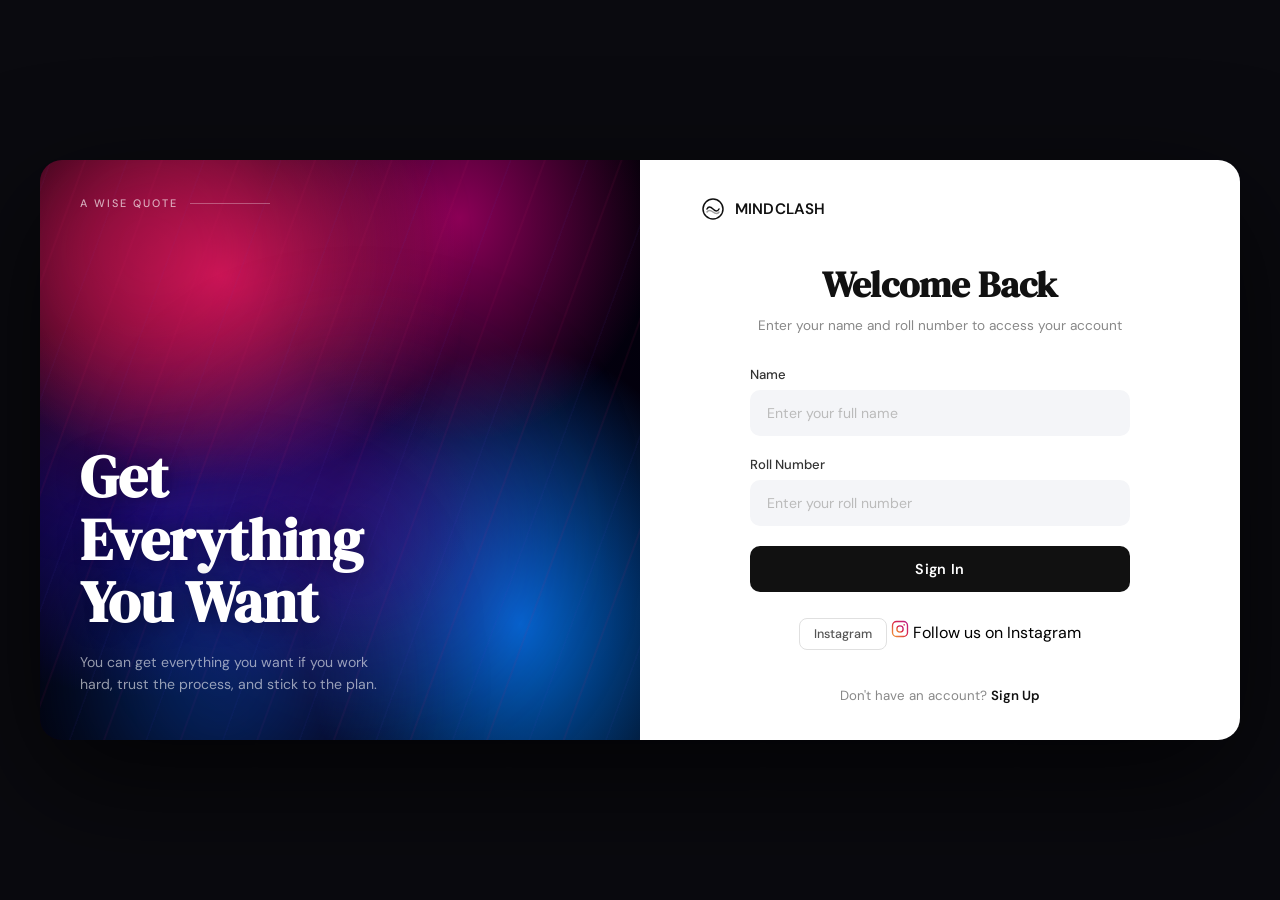
<file: index.html>
<!DOCTYPE html>
<html lang="en">
<head>
<meta charset="UTF-8" />
<meta name="viewport" content="width=device-width, initial-scale=1.0" />
<title>MINDCLASH — Sign In</title>

<!-- Google Fonts -->
<link rel="preconnect" href="https://fonts.googleapis.com" />
<link rel="preconnect" href="https://fonts.gstatic.com" crossorigin />
<link href="https://fonts.googleapis.com/css2?family=DM+Serif+Display:ital@0;1&family=DM+Sans:wght@300;400;500;600&display=swap" rel="stylesheet" />

<style>
  /* ── Reset ───────────────────────────────────────────────── */
  *, *::before, *::after { box-sizing: border-box; margin: 0; padding: 0; }

  /* ── Page shell ─────────────────────────────────────────── */
  html, body {
    height: 100%;
    background: #0a0a0f;
    display: grid;
    place-items: center;
    font-family: 'DM Sans', sans-serif;
  }

  /* ── Outer card ─────────────────────────────────────────── */
  .card {
    display: flex;
    width: min(1200px, 96vw);
    min-height: 580px;
    border-radius: 22px;
    overflow: hidden;
    box-shadow: 0 40px 120px rgba(0,0,0,.7);
  }

  /* ══════════════════════════════════════════════════════════
     LEFT PANEL — abstract fluid art + quote
     ══════════════════════════════════════════════════════════ */
  .left {
    flex: 0 0 50%;
    position: relative;
    background: #0d0015;
    overflow: hidden;
    display: flex;
    flex-direction: column;
    justify-content: space-between;
    padding: 36px 40px 44px;
  }

  /* Layered CSS gradient that mimics the flowing silk image */
  .left::before {
    content: '';
    position: absolute;
    inset: 0;
    background:
      radial-gradient(ellipse 70% 60% at 30% 20%,  #c0165a 0%, transparent 60%),
      radial-gradient(ellipse 60% 70% at 70% 10%,  #8b0057 0%, transparent 55%),
      radial-gradient(ellipse 80% 50% at 20% 60%,  #1a0a6e 0%, transparent 65%),
      radial-gradient(ellipse 60% 80% at 80% 80%,  #0066cc 0%, transparent 60%),
      radial-gradient(ellipse 100% 100% at 50% 50%, #05001a 0%, #000000 100%);
    z-index: 0;
  }

  /* Flowing streaks overlay */
  .left::after {
    content: '';
    position: absolute;
    inset: -50%;
    background:
      repeating-linear-gradient(
        118deg,
        transparent 0px,
        transparent 30px,
        rgba(200, 30, 100, .07) 31px,
        rgba(200, 30, 100, .07) 32px,
        transparent 33px,
        transparent 70px,
        rgba(80, 60, 200, .06) 71px,
        rgba(80, 60, 200, .06) 72px
      );
    transform: rotate(-8deg);
    z-index: 1;
    animation: shiftStreaks 12s linear infinite alternate;
  }

  @keyframes shiftStreaks {
    from { transform: rotate(-8deg) translateY(0); }
    to   { transform: rotate(-8deg) translateY(60px); }
  }

  /* Glowing orbs for depth */
  .orb {
    position: absolute;
    border-radius: 50%;
    filter: blur(70px);
    z-index: 2;
    pointer-events: none;
    animation: pulse 8s ease-in-out infinite alternate;
  }
  .orb-1 { width: 340px; height: 340px; top: -80px;  left: -60px;  background: rgba(220,20,80,.45); }
  .orb-2 { width: 280px; height: 280px; top: 40%;    left: 30%;    background: rgba(100,30,200,.35); }
  .orb-3 { width: 240px; height: 240px; bottom: -60px; left: 10%;  background: rgba(10,80,200,.50); }

  @keyframes pulse {
    from { opacity: .7; transform: scale(1); }
    to   { opacity: 1;  transform: scale(1.08); }
  }

  /* Quote label */
  .quote-label {
    position: relative;
    z-index: 10;
    display: flex;
    align-items: center;
    gap: 12px;
    color: rgba(255,255,255,.65);
    font-size: .68rem;
    letter-spacing: .18em;
    text-transform: uppercase;
    font-weight: 500;
  }
  .quote-label::after {
    content: '';
    flex: 1;
    height: 1px;
    background: rgba(255,255,255,.3);
    max-width: 80px;
  }

  /* Bottom copy */
  .left-bottom {
    position: relative;
    z-index: 10;
  }
  .left-bottom h1 {
    font-family: 'DM Serif Display', serif;
    font-size: clamp(2.6rem, 4.5vw, 3.6rem);
    color: #fff;
    line-height: 1.08;
    margin-bottom: 18px;
    text-shadow: 0 2px 24px rgba(0,0,0,.4);
  }
  .left-bottom p {
    color: rgba(255,255,255,.58);
    font-size: .88rem;
    line-height: 1.6;
    max-width: 320px;
  }

  /* ══════════════════════════════════════════════════════════
     RIGHT PANEL — login form
     ══════════════════════════════════════════════════════════ */
  .right {
    flex: 1;
    background: #fff;
    display: flex;
    flex-direction: column;
    align-items: center;
    justify-content: space-between;
    padding: 36px 60px 36px;
  }

  /* Branding */
  .brand {
    display: flex;
    align-items: center;
    gap: 9px;
    font-size: .95rem;
    font-weight: 600;
    color: #111;
    letter-spacing: .01em;
    align-self: flex-start;
  }
  .brand-icon {
    width: 26px;
    height: 26px;
  }

  /* Form wrapper */
  .form-wrap {
    width: 100%;
    max-width: 380px;
  }

  .form-title {
    font-family: 'DM Serif Display', serif;
    font-size: 2.3rem;
    color: #111;
    margin-bottom: 8px;
    text-align: center;
  }
  .form-sub {
    text-align: center;
    color: #888;
    font-size: .85rem;
    margin-bottom: 32px;
  }

  /* Field */
  .field { margin-bottom: 20px; }
  .field label {
    display: block;
    font-size: .82rem;
    font-weight: 500;
    color: #333;
    margin-bottom: 7px;
  }
  .input-wrap {
    position: relative;
  }
  .input-wrap input {
    width: 100%;
    padding: 13px 46px 13px 16px;
    background: #f4f5f8;
    border: 1.5px solid transparent;
    border-radius: 10px;
    font-size: .88rem;
    color: #111;
    font-family: inherit;
    transition: border-color .2s, background .2s;
    outline: none;
  }
  .input-wrap input:focus {
    background: #fff;
    border-color: #111;
  }
  .input-wrap input::placeholder { color: #bbb; }

  /* Buttons */
  .btn-signin {
    width: 100%;
    padding: 14px;
    background: #111;
    color: #fff;
    border: none;
    border-radius: 10px;
    font-size: .9rem;
    font-weight: 600;
    cursor: pointer;
    margin-bottom: 12px;
    font-family: inherit;
    transition: background .2s, transform .1s;
    letter-spacing: .02em;
  }
  .btn-signin:hover  { background: #2a2a2a; }
  .btn-signin:active { transform: scale(.98); }

  .btn-instagram {
    display: inline-flex;
    align-items: center;
    gap: 7px;
    padding: 7px 14px;
    background: #fff;
    border: 1.5px solid #e0e0e0;
    border-radius: 8px;
    font-size: .78rem;
    color: #555;
    font-weight: 500;
    cursor: pointer;
    font-family: inherit;
    text-decoration: none;
    transition: background .2s, border-color .2s, color .2s;
    margin-top: 14px;
  }
  .btn-instagram:hover { background: #fdf0f5; border-color: #dc2743; color: #dc2743; }
  .ig-wrap { text-align: center; }

  /* Error message */
  .error-msg {
    display: none;
    background: #fff0f0;
    border: 1px solid #ffcccc;
    color: #cc0000;
    font-size: .8rem;
    border-radius: 8px;
    padding: 9px 12px;
    margin-bottom: 14px;
    text-align: center;
  }
  .error-msg.visible { display: block; }

  /* Footer */
  .form-footer {
    font-size: .83rem;
    color: #888;
    text-align: center;
  }
  .form-footer a {
    color: #111;
    font-weight: 600;
    text-decoration: none;
  }
  .form-footer a:hover { text-decoration: underline; }

  /* Responsive */
  @media (max-width: 720px) {
    .card { flex-direction: column; border-radius: 16px; }
    .left  { flex: 0 0 220px; }
    .right { padding: 30px 28px; }
  }
</style>
</head>
<body>

<div class="card">

  <!-- ─── LEFT PANEL ─────────────────────────────────────── -->
  <div class="left">
    <div class="orb orb-1"></div>
    <div class="orb orb-2"></div>
    <div class="orb orb-3"></div>

    <div class="quote-label">A Wise Quote</div>

    <div class="left-bottom">
      <h1>Get<br>Everything<br>You Want</h1>
      <p>You can get everything you want if you work hard,
         trust the process, and stick to the plan.</p>
    </div>
  </div>

  <!-- ─── RIGHT PANEL ────────────────────────────────────── -->
  <div class="right">

    <!-- Branding -->
    <div class="brand">
      <!-- Simple wave/brain SVG logo mark -->
      <svg class="brand-icon" viewBox="0 0 26 26" fill="none" xmlns="http://www.w3.org/2000/svg">
        <path d="M3 13C3 7.477 7.477 3 13 3s10 4.477 10 10-4.477 10-10 10S3 18.523 3 13Z"
              stroke="#111" stroke-width="1.5"/>
        <path d="M7 13q2-4 6 0t6 0" stroke="#111" stroke-width="1.5" stroke-linecap="round"/>
        <path d="M7 16q2-3 6 0t6 0" stroke="#111" stroke-width="1.5" stroke-linecap="round" stroke-opacity=".4"/>
      </svg>
      MINDCLASH
    </div>

    <!-- Form -->
    <div class="form-wrap">
      <h2 class="form-title">Welcome Back</h2>
      <p class="form-sub">Enter your name and roll number to access your account</p>

      <!-- Error banner -->
      <div class="error-msg" id="errorMsg"></div>

      <!-- Name — FIELD 1 -->
      <div class="field">
        <label for="nameInput">Name</label>
        <div class="input-wrap">
          <input
            type="text"
            id="nameInput"
            placeholder="Enter your full name"
            autocomplete="name"
          />
        </div>
      </div>

      <!-- Roll Number — FIELD 2 -->
      <div class="field">
        <label for="rollInput">Roll Number</label>
        <div class="input-wrap">
          <input
            type="text"
            id="rollInput"
            placeholder="Enter your roll number"
            autocomplete="username"
          />
        </div>
      </div>

      <!-- Sign In -->
      <button class="btn-signin" id="signInBtn" onclick="onSignIn()">Sign In</button>

      <!-- Instagram — ⚠️ Replace href with your actual Instagram URL -->
      <div class="ig-wrap">
       <a class="btn-instagram" href="https://www.instagram.com/wealthclub_cbs?igsh=NTc2aXJkMmNldnAw" target="_blank" rel="noopener">
  Instagram
</a>
        <svg width="18" height="18" viewBox="0 0 24 24" fill="none" xmlns="http://www.w3.org/2000/svg">
          <defs>
            <linearGradient id="ig-grad" x1="0%" y1="100%" x2="100%" y2="0%">
              <stop offset="0%"   stop-color="#f09433"/>
              <stop offset="25%"  stop-color="#e6683c"/>
              <stop offset="50%"  stop-color="#dc2743"/>
              <stop offset="75%"  stop-color="#cc2366"/>
              <stop offset="100%" stop-color="#bc1888"/>
            </linearGradient>
          </defs>
          <rect x="2" y="2" width="20" height="20" rx="5.5" stroke="url(#ig-grad)" stroke-width="1.8"/>
          <circle cx="12" cy="12" r="4.2" stroke="url(#ig-grad)" stroke-width="1.8"/>
          <circle cx="17.5" cy="6.5" r="1.1" fill="url(#ig-grad)"/>
        </svg>
        Follow us on Instagram
      </a>
      </div>
    </div>

    <!-- Footer -->
    <p class="form-footer">
      Don't have an account? <a href="#">Sign Up</a>
    </p>

  </div><!-- .right -->
</div><!-- .card -->

<!-- ── auth.js must be loaded before this page's inline script ── -->
<!--
  USER CONFIG AREA — SCRIPT LOADING
  Load auth.js (and optionally the Google Identity Services library):
  <script src="auth.js"></script>
  <script src="https://accounts.google.com/gsi/client" async defer></script>
-->
<script src="auth.js"></script>

<script>
  // ── Allow Enter key to submit ───────────────────────────────
  [document.getElementById('nameInput'), document.getElementById('rollInput')].forEach(el => {
    el.addEventListener('keydown', e => { if (e.key === 'Enter') onSignIn(); });
  });

  // ── Sign-In handler ─────────────────────────────────────────
  async function onSignIn() {
    const name = document.getElementById('nameInput').value.trim();
    const roll = document.getElementById('rollInput').value.trim();
    const errEl = document.getElementById('errorMsg');
    const btn   = document.getElementById('signInBtn');

    if (!name || !roll) {
      showError('Please enter both your name and roll number.');
      return;
    }

    btn.textContent = 'Signing in…';
    btn.disabled = true;
    errEl.classList.remove('visible');

    try {
      const result = await window.MindClashAuth.handleLogin(name, roll);
      if (!result.success) showError(result.message || 'Login failed.');
    } catch (err) {
      showError('Unexpected error. Please try again.');
    } finally {
      btn.textContent = 'Sign In';
      btn.disabled = false;
    }
  }

  function showError(msg) {
    const el = document.getElementById('errorMsg');
    el.textContent = msg;
    el.classList.add('visible');
  }
</script>
</body>
</html>
</file>
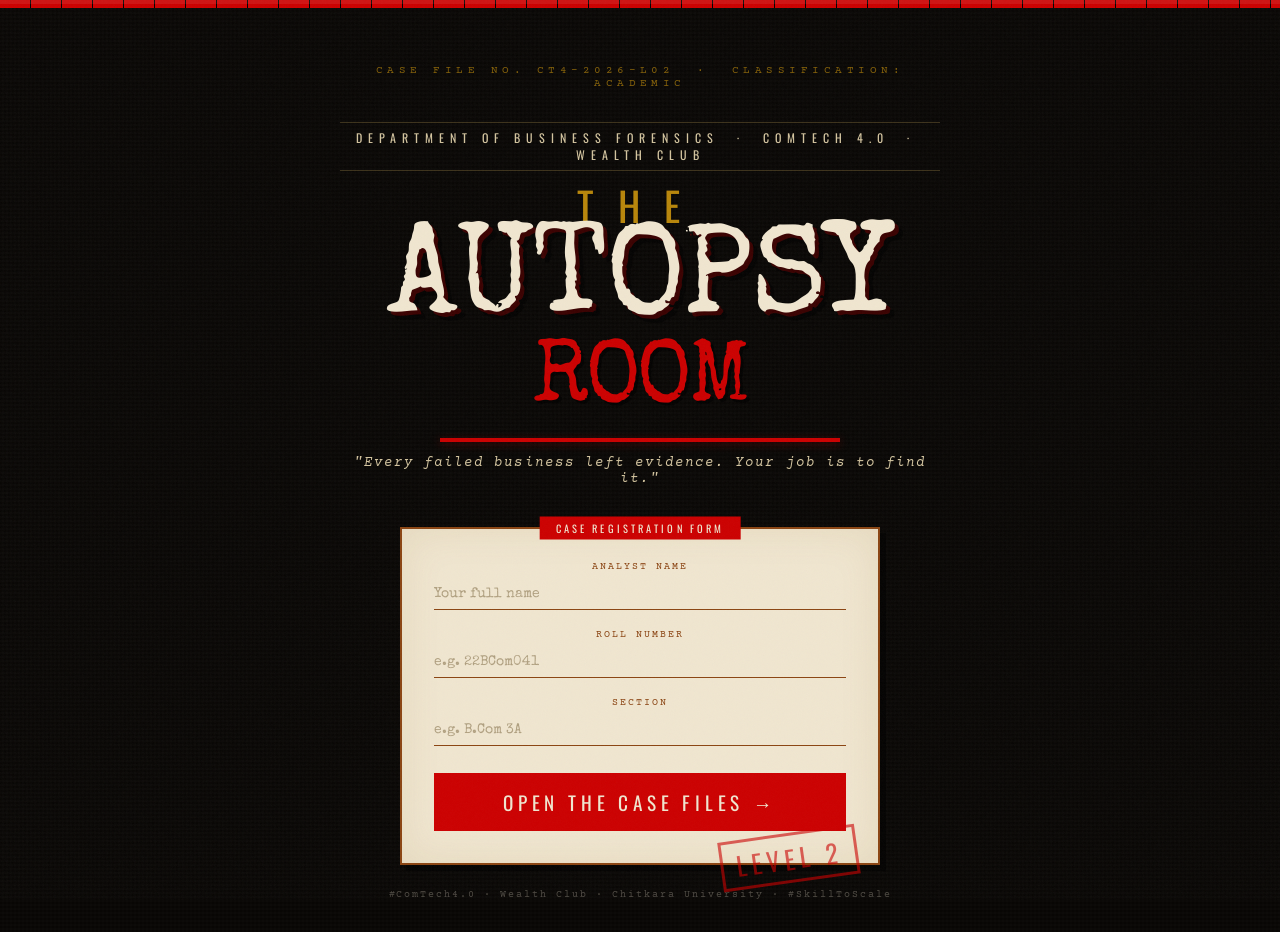
<file: AutopsyRoom.html>
<!DOCTYPE html>
<html lang="en">
<head>
<meta charset="UTF-8">
<meta name="viewport" content="width=device-width, initial-scale=1.0, maximum-scale=1.0">
<title>THE AUTOPSY ROOM — COMTECH 4.0</title>
<style>
/* ═══ IMPORTS ═══ */
@import url('https://fonts.googleapis.com/css2?family=Special+Elite&family=Oswald:wght@400;500;600;700&family=Courier+Prime:ital,wght@0,400;0,700;1,400&display=swap');

/* ═══ ROOT ═══ */
:root{
  --ink:#0a0806;--paper:#f0e6d0;--aged:#d4c5a0;--redink:#8b0000;
  --redlight:#c0392b;--amber:#b8860b;--rust:#8b4513;
  --dark:#111008;--darker:#080604;--cream:#f5ead8;
  --stamp-red:#cc0000;--folder:#8b6914;
  --white:#f5ead8;--gray:#6b5a3e;
}

*{margin:0;padding:0;box-sizing:border-box;}
html{scroll-behavior:smooth;}

body{
  font-family:'Courier Prime',monospace;
  background:var(--darker);
  color:var(--paper);
  min-height:100vh;
  overflow-x:hidden;
  cursor:crosshair;
}

/* GRAIN OVERLAY */
body::before{
  content:'';position:fixed;inset:0;z-index:999;pointer-events:none;
  opacity:.035;
  background-image:url("data:image/svg+xml,%3Csvg viewBox='0 0 256 256' xmlns='http://www.w3.org/2000/svg'%3E%3Cfilter id='noise'%3E%3CfeTurbulence type='fractalNoise' baseFrequency='0.9' numOctaves='4' stitchTiles='stitch'/%3E%3C/filter%3E%3Crect width='100%25' height='100%25' filter='url(%23noise)'/%3E%3C/svg%3E");
  background-size:128px 128px;
}

/* VIGNETTE */
body::after{
  content:'';position:fixed;inset:0;z-index:1;pointer-events:none;
  background:radial-gradient(ellipse at center, transparent 40%, rgba(0,0,0,.75) 100%);
}

/* ═══ PAGES ═══ */
.page{
  display:none;position:relative;z-index:2;
  min-height:100vh;padding:2rem 1.5rem;
  align-items:center;justify-content:center;flex-direction:column;
}
.page.active{display:flex;}
.page.fade-in{animation:fadeUp .5s ease both;}
@keyframes fadeUp{from{opacity:0;transform:translateY(20px)}to{opacity:1;transform:translateY(0)}}

/* ═══ TYPOGRAPHY ═══ */
.typewriter-font{font-family:'Special Elite',cursive;}
.oswald{font-family:'Oswald',sans-serif;}
.courier{font-family:'Courier Prime',monospace;}

/* ═══ INTRO PAGE ═══ */
#introPage{
  background:var(--darker);
  background-image:
    repeating-linear-gradient(0deg,transparent,transparent 2px,rgba(255,255,255,.012) 2px,rgba(255,255,255,.012) 4px),
    repeating-linear-gradient(90deg,transparent,transparent 2px,rgba(255,255,255,.008) 2px,rgba(255,255,255,.008) 4px);
}

.intro-tape{
  position:absolute;top:0;left:0;right:0;
  background:repeating-linear-gradient(90deg,var(--stamp-red) 0px,var(--stamp-red) 30px,#000 30px,#000 31px);
  height:8px;
}

.case-number{
  font-family:'Courier Prime',monospace;font-size:.7rem;
  letter-spacing:.4em;color:var(--amber);opacity:.7;
  margin-bottom:2rem;text-transform:uppercase;
}

.dept-header{
  font-family:'Oswald',sans-serif;font-size:.75rem;
  letter-spacing:.5em;color:var(--aged);
  margin-bottom:.5rem;text-align:center;
  border-top:1px solid rgba(180,150,80,.3);
  border-bottom:1px solid rgba(180,150,80,.3);
  padding:.4rem 0;
}

.intro-logo{
  font-family:'Special Elite',cursive;
  font-size:clamp(3.5rem,15vw,8rem);
  color:var(--paper);
  line-height:.9;text-align:center;
  text-shadow:4px 4px 0 rgba(139,0,0,.4), 8px 8px 0 rgba(0,0,0,.5);
  letter-spacing:-.02em;
  margin:1rem 0;
  position:relative;
}

.intro-logo .the{
  font-size:clamp(1.2rem,4vw,2.5rem);
  display:block;letter-spacing:.6em;color:var(--amber);
  text-shadow:none;margin-bottom:.3rem;
  font-family:'Oswald',sans-serif;font-weight:400;
}

.intro-logo .room{
  font-size:clamp(2rem,10vw,5.5rem);
  color:var(--stamp-red);display:block;
  text-shadow:3px 3px 0 rgba(0,0,0,.6);
}

/* RED UNDERLINE STAMP */
.red-rule{
  height:4px;background:var(--stamp-red);width:100%;max-width:400px;
  margin:.8rem auto;
  box-shadow:0 2px 8px rgba(139,0,0,.5);
}

.intro-tagline{
  font-family:'Courier Prime',monospace;font-size:.85rem;
  color:var(--aged);letter-spacing:.15em;text-align:center;
  margin-bottom:2.5rem;font-style:italic;
}

/* FORM CARD */
.register-card{
  background:var(--paper);
  color:var(--ink);
  max-width:480px;width:100%;
  padding:2rem;
  border:2px solid var(--rust);
  position:relative;
  box-shadow:6px 6px 0 rgba(0,0,0,.5), inset 0 0 40px rgba(139,100,20,.1);
}

.register-card::before{
  content:'CASE REGISTRATION FORM';
  position:absolute;top:-1px;left:50%;transform:translateX(-50%) translateY(-50%);
  background:var(--stamp-red);color:var(--paper);
  font-family:'Oswald',sans-serif;font-size:.65rem;letter-spacing:.3em;
  padding:.25rem 1rem;white-space:nowrap;
}

.form-row{margin-bottom:1.2rem;}

.form-row label{
  display:block;font-family:'Courier Prime',monospace;font-size:.65rem;
  letter-spacing:.2em;color:var(--rust);text-transform:uppercase;
  margin-bottom:.35rem;
}

.form-row input,.form-row select{
  width:100%;background:transparent;
  border:none;border-bottom:1.5px solid var(--rust);
  padding:.45rem 0;
  font-family:'Special Elite',cursive;font-size:1rem;
  color:var(--ink);outline:none;
  transition:border-color .2s;
}
.form-row input:focus,.form-row select:focus{border-color:var(--stamp-red);}
.form-row input::placeholder{color:#b0a080;font-size:.85rem;}
.form-row select{cursor:pointer;-webkit-appearance:none;background:transparent;}
.form-row select option{background:var(--paper);color:var(--ink);}

.begin-btn{
  width:100%;
  background:var(--stamp-red);
  color:var(--paper);
  border:none;
  padding:.9rem;
  font-family:'Oswald',sans-serif;font-size:1.2rem;letter-spacing:.25em;
  cursor:pointer;margin-top:.5rem;
  transition:all .2s;
  position:relative;overflow:hidden;
}
.begin-btn::before{
  content:'';position:absolute;inset:0;
  background:linear-gradient(135deg,transparent 40%,rgba(255,255,255,.1) 50%,transparent 60%);
  transform:translateX(-100%);transition:transform .4s;
}
.begin-btn:hover{background:#a00000;transform:translateY(-2px);box-shadow:0 4px 20px rgba(139,0,0,.4);}
.begin-btn:hover::before{transform:translateX(100%);}

/* BOTTOM STAMP */
.classified-stamp{
  position:absolute;bottom:-20px;right:20px;
  font-family:'Oswald',sans-serif;font-size:1.6rem;letter-spacing:.2em;
  color:var(--stamp-red);border:3px solid var(--stamp-red);
  padding:.2rem .8rem;opacity:.6;
  transform:rotate(-8deg);text-transform:uppercase;
}

/* ═══ CASE SELECT PAGE ═══ */
#caseSelectPage{
  background:radial-gradient(ellipse at 30% 20%,rgba(139,100,20,.15),transparent 60%),
             radial-gradient(ellipse at 70% 80%,rgba(139,0,0,.1),transparent 60%),
             var(--darker);
}

.desk-surface{
  position:relative;max-width:900px;width:100%;
  padding:2rem 0;
}

.section-header{
  font-family:'Oswald',sans-serif;font-size:.7rem;letter-spacing:.5em;
  color:var(--amber);text-transform:uppercase;text-align:center;
  margin-bottom:.3rem;
}

.section-title{
  font-family:'Special Elite',cursive;font-size:clamp(2rem,6vw,3.5rem);
  text-align:center;color:var(--paper);margin-bottom:.5rem;
  text-shadow:2px 2px 0 rgba(0,0,0,.5);
}

.section-sub{
  font-family:'Courier Prime',monospace;font-size:.78rem;
  color:var(--aged);text-align:center;margin-bottom:2.5rem;
  font-style:italic;letter-spacing:.05em;
}

/* CASE FILES ON DESK */
.case-files-grid{
  display:grid;grid-template-columns:repeat(auto-fit,minmax(240px,1fr));gap:1.5rem;
  perspective:1000px;
}

.case-file{
  background:var(--paper);
  border:1.5px solid var(--rust);
  cursor:pointer;
  position:relative;
  transition:all .3s cubic-bezier(.34,1.56,.64,1);
  box-shadow:4px 4px 0 rgba(0,0,0,.4);
  overflow:hidden;
}
.case-file:hover{
  transform:translateY(-8px) rotate(-1deg);
  box-shadow:8px 12px 0 rgba(0,0,0,.5);
}
.case-file:nth-child(2):hover{transform:translateY(-8px) rotate(0.5deg);}
.case-file:nth-child(3):hover{transform:translateY(-8px) rotate(1deg);}

/* FILE TAB */
.file-tab{
  background:var(--folder);
  height:28px;
  display:flex;align-items:center;padding:0 1rem;
  font-family:'Courier Prime',monospace;font-size:.62rem;
  letter-spacing:.2em;color:var(--paper);text-transform:uppercase;
}
.file-tab.red{background:var(--stamp-red);}
.file-tab.dark{background:#3a2a0a;}

.file-body{padding:1.2rem;}

.file-case-no{
  font-family:'Courier Prime',monospace;font-size:.6rem;
  letter-spacing:.2em;color:var(--rust);margin-bottom:.5rem;
}

.file-company{
  font-family:'Special Elite',cursive;font-size:1.5rem;
  color:var(--ink);line-height:1.1;margin-bottom:.3rem;
}

.file-tagline{
  font-family:'Courier Prime',monospace;font-size:.72rem;
  color:#5a4a2e;font-style:italic;margin-bottom:1rem;
  border-top:1px solid var(--aged);padding-top:.5rem;
}

.file-stats{margin-bottom:1rem;}

.stat-row{
  display:flex;justify-content:space-between;align-items:center;
  padding:.3rem 0;border-bottom:1px dotted var(--aged);
  font-family:'Courier Prime',monospace;font-size:.7rem;color:var(--ink);
}
.stat-row .label{color:var(--rust);font-size:.62rem;letter-spacing:.1em;text-transform:uppercase;}
.stat-row .val{font-weight:700;}
.stat-row .val.red{color:var(--stamp-red);}
.stat-row .val.green{color:#2d6a1e;}

/* DECEASED STAMP */
.deceased-stamp{
  position:absolute;top:50%;right:15px;transform:translateY(-50%) rotate(15deg);
  font-family:'Oswald',sans-serif;font-size:1.1rem;letter-spacing:.15em;
  color:var(--stamp-red);border:2.5px solid var(--stamp-red);
  padding:.2rem .6rem;opacity:.55;text-transform:uppercase;
  box-shadow:0 0 0 1px rgba(139,0,0,.2);
}

.file-open-hint{
  background:var(--ink);color:var(--paper);
  text-align:center;padding:.5rem;
  font-family:'Oswald',sans-serif;font-size:.7rem;letter-spacing:.25em;
  opacity:0;transition:opacity .2s;
}
.case-file:hover .file-open-hint{opacity:1;}

/* ═══ EVIDENCE ROOM ═══ */
#evidenceRoom{
  background:
    linear-gradient(rgba(8,6,4,.92),rgba(8,6,4,.92)),
    repeating-linear-gradient(45deg,rgba(139,100,20,.05) 0,rgba(139,100,20,.05) 1px,transparent 0,transparent 50%);
  background-size:auto,20px 20px;
}

.evidence-header{
  text-align:center;max-width:700px;width:100%;margin-bottom:2rem;
}

.case-banner{
  background:var(--stamp-red);
  color:var(--paper);
  font-family:'Oswald',sans-serif;font-size:.7rem;letter-spacing:.4em;
  padding:.4rem 2rem;display:inline-block;margin-bottom:1rem;
}

/* EVIDENCE ENVELOPE GRID */
.evidence-grid{
  display:grid;grid-template-columns:repeat(auto-fit,minmax(160px,1fr));
  gap:1rem;max-width:900px;width:100%;margin-bottom:2rem;
}

.envelope{
  background:var(--paper);
  border:1.5px solid var(--rust);
  padding:0;cursor:pointer;
  position:relative;transition:all .3s;
  box-shadow:3px 3px 0 rgba(0,0,0,.4);
  overflow:hidden;
}
.envelope:hover{transform:translateY(-4px);box-shadow:5px 7px 0 rgba(0,0,0,.5);}
.envelope.opened{border-color:var(--amber);box-shadow:3px 3px 0 rgba(184,134,11,.4);}
.envelope.opened .env-seal{background:var(--amber);}

.env-top{
  height:6px;
  background:repeating-linear-gradient(90deg,var(--stamp-red),var(--stamp-red) 8px,var(--paper) 8px,var(--paper) 16px);
}

.env-icon{
  font-size:2rem;display:block;text-align:center;
  padding:1.2rem 0 .5rem;
}

.env-label{
  font-family:'Courier Prime',monospace;font-size:.65rem;
  letter-spacing:.12em;color:var(--rust);
  text-align:center;text-transform:uppercase;
  padding:0 .5rem .3rem;line-height:1.4;
}

.env-seal{
  background:var(--stamp-red);
  text-align:center;padding:.4rem;
  font-family:'Oswald',sans-serif;font-size:.6rem;letter-spacing:.2em;
  color:var(--paper);text-transform:uppercase;
  transition:background .2s;
}
.envelope.opened .env-seal::before{content:'✓ ';}

/* EVIDENCE VIEWER */
.evidence-viewer{
  max-width:700px;width:100%;
  background:var(--paper);color:var(--ink);
  border:2px solid var(--rust);
  padding:0;margin-bottom:1.5rem;
  box-shadow:6px 6px 0 rgba(0,0,0,.5);
  display:none;
  animation:slideDown .3s ease;
}
.evidence-viewer.show{display:block;}
@keyframes slideDown{from{opacity:0;transform:translateY(-15px)}to{opacity:1;transform:translateY(0)}}

.ev-header{
  background:var(--ink);color:var(--paper);
  padding:.6rem 1.2rem;
  display:flex;justify-content:space-between;align-items:center;
  font-family:'Courier Prime',monospace;font-size:.65rem;letter-spacing:.2em;
}
.ev-close{cursor:pointer;color:var(--stamp-red);font-size:1.1rem;font-weight:700;}
.ev-body{padding:1.5rem;}

.ev-title{
  font-family:'Special Elite',cursive;font-size:1.3rem;
  color:var(--ink);margin-bottom:1rem;
  border-bottom:2px solid var(--rust);padding-bottom:.5rem;
}

.ev-content{
  font-family:'Courier Prime',monospace;font-size:.82rem;
  line-height:1.75;color:#2a1e0a;
}

/* NEWSPAPER STYLE */
.headline-block{
  border:1.5px solid var(--ink);margin-bottom:.8rem;
  overflow:hidden;
}
.headline-paper{
  background:#e8d8b0;padding:.6rem .8rem;
  border-bottom:1px solid var(--aged);
  font-family:'Oswald',sans-serif;font-size:.58rem;letter-spacing:.3em;color:var(--rust);
}
.headline-text{
  padding:.6rem .8rem;
  font-family:'Special Elite',cursive;font-size:.95rem;line-height:1.4;color:var(--ink);
}
.headline-sub{
  padding:0 .8rem .6rem;
  font-family:'Courier Prime',monospace;font-size:.7rem;color:#5a4a2e;font-style:italic;
}

/* FINANCIAL TABLE */
.autops-table{width:100%;border-collapse:collapse;font-size:.75rem;}
.autops-table th{
  background:var(--ink);color:var(--paper);
  padding:.4rem .7rem;font-family:'Oswald',sans-serif;letter-spacing:.15em;
  font-size:.62rem;text-align:left;
}
.autops-table td{
  padding:.4rem .7rem;border-bottom:1px solid var(--aged);
  font-family:'Courier Prime',monospace;
}
.autops-table tr:nth-child(even) td{background:rgba(180,150,80,.08);}
.autops-table .fatal{color:var(--stamp-red);font-weight:700;}

/* COMPLAINT CARD */
.complaint{
  background:#f8f0e0;border-left:3px solid var(--stamp-red);
  padding:.7rem .9rem;margin-bottom:.7rem;
  font-family:'Courier Prime',monospace;font-size:.78rem;
  color:#2a1e0a;font-style:italic;line-height:1.5;
}
.complaint .source{
  font-style:normal;font-size:.62rem;letter-spacing:.1em;
  color:var(--rust);margin-top:.3rem;text-transform:uppercase;
}

/* ═══ ANALYSIS PAGE ═══ */
#analysisPage{
  background:var(--darker);
  align-items:flex-start;
  padding-top:2rem;
}

.analysis-container{max-width:780px;width:100%;margin:0 auto;padding-bottom:3rem;}

.task-header-block{
  border-left:4px solid var(--stamp-red);
  padding:.5rem 0 .5rem 1rem;
  margin-bottom:1.5rem;
}
.task-num{
  font-family:'Courier Prime',monospace;font-size:.62rem;
  letter-spacing:.3em;color:var(--amber);text-transform:uppercase;
}
.task-name{
  font-family:'Special Elite',cursive;font-size:1.6rem;color:var(--paper);
  margin:.2rem 0;
}
.task-instr{
  font-family:'Courier Prime',monospace;font-size:.75rem;color:var(--aged);
  line-height:1.5;font-style:italic;
}

/* ANALYSIS CARD */
.a-card{
  background:rgba(240,230,208,.04);
  border:1px solid rgba(184,134,11,.25);
  padding:1.5rem;margin-bottom:1.2rem;
  position:relative;
}
.a-card::before{
  content:'';position:absolute;left:0;top:0;bottom:0;width:3px;
  background:var(--stamp-red);
}

.a-card-title{
  font-family:'Oswald',sans-serif;font-size:.85rem;letter-spacing:.2em;
  color:var(--amber);margin-bottom:1rem;text-transform:uppercase;
  display:flex;align-items:center;gap:.5rem;
}

/* SWOT GRID */
.swot-grid{display:grid;grid-template-columns:1fr 1fr;gap:.8rem;margin-bottom:.5rem;}
.swot-cell{overflow:hidden;}
.swot-head{
  padding:.4rem .8rem;
  font-family:'Oswald',sans-serif;font-size:.72rem;letter-spacing:.12em;
  display:flex;align-items:center;gap:.4rem;
}
.sw-s .swot-head{background:rgba(45,106,30,.3);color:#7dcf6a;}
.sw-w .swot-head{background:rgba(139,0,0,.25);color:#e87070;}
.sw-o .swot-head{background:rgba(184,134,11,.2);color:#e8c060;}
.sw-t .swot-head{background:rgba(100,50,150,.2);color:#b090e0;}

.swot-cell textarea{
  width:100%;background:rgba(240,230,208,.06);
  border:1px solid rgba(184,134,11,.2);border-top:none;
  padding:.7rem;color:var(--paper);
  font-family:'Courier Prime',monospace;font-size:.78rem;
  line-height:1.5;resize:vertical;min-height:90px;outline:none;
  transition:border-color .2s;
}
.swot-cell textarea:focus{border-color:var(--amber);}

/* PESTLE CHECKBOXES */
.pestle-grid{display:grid;grid-template-columns:1fr 1fr;gap:.6rem;}
.pestle-item{
  background:rgba(240,230,208,.04);
  border:1px solid rgba(184,134,11,.2);
  padding:.7rem;cursor:pointer;
  transition:all .2s;display:flex;align-items:flex-start;gap:.6rem;
}
.pestle-item:hover{border-color:var(--amber);background:rgba(184,134,11,.07);}
.pestle-item.selected{border-color:var(--stamp-red);background:rgba(139,0,0,.12);}
.pestle-check{
  width:16px;height:16px;flex-shrink:0;
  border:1.5px solid var(--amber);margin-top:2px;
  display:flex;align-items:center;justify-content:center;
  font-size:.6rem;color:var(--stamp-red);transition:all .2s;
}
.pestle-item.selected .pestle-check{background:var(--stamp-red);border-color:var(--stamp-red);color:var(--paper);}
.pestle-label{font-family:'Oswald',sans-serif;font-size:.72rem;letter-spacing:.1em;color:var(--amber);}
.pestle-desc{font-family:'Courier Prime',monospace;font-size:.68rem;color:var(--aged);margin-top:.15rem;line-height:1.4;}

/* FATAL NUMBERS */
.fatal-numbers{display:grid;grid-template-columns:1fr 1fr 1fr;gap:.8rem;}
.fatal-box{
  background:rgba(139,0,0,.08);border:1px solid rgba(139,0,0,.3);
  padding:1rem;text-align:center;
}
.fatal-box label{
  display:block;font-family:'Oswald',sans-serif;font-size:.6rem;
  letter-spacing:.15em;color:var(--stamp-red);margin-bottom:.5rem;
  text-transform:uppercase;
}
.fatal-box input{
  width:100%;background:transparent;border:none;border-bottom:1.5px solid rgba(139,0,0,.4);
  text-align:center;font-family:'Special Elite',cursive;font-size:1.1rem;
  color:var(--paper);outline:none;padding:.3rem 0;
}
.fatal-box input::placeholder{color:rgba(240,230,208,.3);font-size:.8rem;}

/* LONG TEXT FIELDS */
.analysis-textarea{
  width:100%;background:rgba(240,230,208,.04);
  border:1px solid rgba(184,134,11,.25);
  padding:.9rem 1rem;color:var(--paper);
  font-family:'Courier Prime',monospace;font-size:.82rem;
  line-height:1.7;resize:vertical;min-height:100px;outline:none;
  transition:border-color .2s;
}
.analysis-textarea:focus{border-color:var(--amber);}
.analysis-textarea::placeholder{color:rgba(240,230,208,.25);font-style:italic;}

.char-note{
  font-family:'Courier Prime',monospace;font-size:.62rem;
  color:var(--amber);text-align:right;margin-top:.3rem;opacity:.6;
}

/* CAUSE OF DEATH — special styling */
.cod-container{
  background:rgba(139,0,0,.06);border:2px solid rgba(139,0,0,.35);
  padding:1.2rem;position:relative;
}
.cod-stamp{
  position:absolute;top:-1px;right:15px;transform:translateY(-50%);
  background:var(--stamp-red);color:var(--paper);
  font-family:'Oswald',sans-serif;font-size:.6rem;letter-spacing:.2em;
  padding:.2rem .8rem;
}

/* PROGRESS BAR */
.progress-strip{
  position:fixed;top:0;left:0;right:0;z-index:100;
  height:4px;background:rgba(255,255,255,.08);
}
.progress-fill{
  height:100%;background:linear-gradient(90deg,var(--stamp-red),var(--amber));
  transition:width .5s ease;
}

/* SUBMIT BTN */
.submit-btn{
  width:100%;background:var(--stamp-red);
  color:var(--paper);border:none;
  padding:1rem;margin-top:1.5rem;
  font-family:'Oswald',sans-serif;font-size:1.3rem;letter-spacing:.3em;
  cursor:pointer;position:relative;overflow:hidden;
  transition:all .2s;
  box-shadow:4px 4px 0 rgba(0,0,0,.4);
}
.submit-btn:hover{background:#a00000;transform:translateY(-2px);}
.submit-btn span{font-size:.7rem;display:block;letter-spacing:.4em;opacity:.7;margin-top:.2rem;}

/* BACK BTN */
.back-btn{
  background:transparent;border:1px solid rgba(184,134,11,.3);
  color:var(--aged);padding:.5rem 1.2rem;cursor:pointer;
  font-family:'Oswald',sans-serif;font-size:.75rem;letter-spacing:.2em;
  margin-bottom:1.5rem;transition:all .2s;
}
.back-btn:hover{border-color:var(--amber);color:var(--amber);}

/* ═══ VERDICT PAGE ═══ */
#verdictPage{
  background:var(--darker);
  background-image:radial-gradient(ellipse at center,rgba(139,0,0,.12),transparent 65%);
}

/* STAMP ANIMATION */
@keyframes stampIn{
  0%{transform:translateY(-60px) rotate(-15deg) scale(1.5);opacity:0;}
  60%{transform:translateY(5px) rotate(-3deg) scale(.95);}
  80%{transform:translateY(-3px) rotate(-2deg) scale(1.02);}
  100%{transform:translateY(0) rotate(-5deg) scale(1);opacity:.85;}
}

.verdict-stamp{
  font-family:'Oswald',sans-serif;font-size:clamp(2.5rem,10vw,5rem);
  letter-spacing:.3em;color:var(--stamp-red);
  border:6px solid var(--stamp-red);
  padding:.5rem 1.5rem;display:inline-block;
  transform:rotate(-5deg);opacity:0;
  text-shadow:3px 3px 0 rgba(0,0,0,.3);
  box-shadow:inset 0 0 30px rgba(139,0,0,.2);
  animation:stampIn .6s ease forwards;
  animation-delay:.3s;
}

.report-container{
  max-width:680px;width:100%;
  background:var(--paper);color:var(--ink);
  border:2px solid var(--rust);
  margin:1.5rem 0;
  box-shadow:8px 8px 0 rgba(0,0,0,.5);
}

.report-top{
  background:var(--ink);padding:.8rem 1.5rem;
  display:flex;justify-content:space-between;align-items:center;
}
.report-top-title{
  font-family:'Oswald',sans-serif;font-size:.7rem;letter-spacing:.4em;color:var(--paper);
}
.report-top-date{
  font-family:'Courier Prime',monospace;font-size:.65rem;color:var(--aged);
}

.report-body{padding:1.5rem;}

.report-section{
  margin-bottom:1.2rem;padding-bottom:1rem;
  border-bottom:1px dotted var(--aged);
}
.report-section:last-child{border-bottom:none;}

.r-label{
  font-family:'Oswald',sans-serif;font-size:.6rem;letter-spacing:.25em;
  color:var(--rust);text-transform:uppercase;margin-bottom:.3rem;
}
.r-value{
  font-family:'Courier Prime',monospace;font-size:.82rem;
  color:var(--ink);line-height:1.5;
}
.r-value.big{
  font-family:'Special Elite',cursive;font-size:1.1rem;
  color:var(--stamp-red);
}

/* SCORE BOX */
.score-grid{display:grid;grid-template-columns:repeat(4,1fr);gap:.7rem;margin-bottom:1.2rem;}
.score-box{
  background:rgba(240,230,208,.5);border:1px solid var(--aged);
  padding:.7rem .5rem;text-align:center;
}
.score-box .s-label{font-family:'Courier Prime',monospace;font-size:.58rem;color:var(--rust);letter-spacing:.08em;}
.score-box .s-val{font-family:'Oswald',sans-serif;font-size:1.6rem;color:var(--stamp-red);line-height:1;}
.score-box .s-max{font-family:'Courier Prime',monospace;font-size:.6rem;color:#8a7a5a;}

.final-score{
  background:var(--ink);padding:1rem;text-align:center;
  font-family:'Special Elite',cursive;font-size:2.5rem;
  color:var(--paper);
  border-top:3px solid var(--stamp-red);
}
.final-score span{font-size:.85rem;display:block;color:var(--aged);font-family:'Courier Prime',monospace;font-size:.7rem;letter-spacing:.2em;margin-bottom:.3rem;}

/* ANALYST PROFILE */
.analyst-type{
  background:rgba(139,0,0,.08);border:1.5px solid rgba(139,0,0,.3);
  padding:1rem;margin:.8rem 0;text-align:center;
}
.at-label{font-family:'Courier Prime',monospace;font-size:.62rem;letter-spacing:.2em;color:var(--rust);}
.at-type{font-family:'Special Elite',cursive;font-size:1.5rem;color:var(--stamp-red);}
.at-desc{font-family:'Courier Prime',monospace;font-size:.72rem;color:var(--ink);margin-top:.3rem;font-style:italic;}

.share-btn{
  width:100%;background:var(--rust);color:var(--paper);border:none;
  padding:.8rem;font-family:'Oswald',sans-serif;font-size:1rem;letter-spacing:.25em;
  cursor:pointer;margin-top:.5rem;transition:all .2s;
}
.share-btn:hover{background:#6b3410;transform:translateY(-2px);}

/* ═══ TOAST ═══ */
.toast{
  position:fixed;bottom:1.5rem;left:50%;transform:translateX(-50%) translateY(80px);
  z-index:500;background:var(--ink);color:var(--paper);
  border:1px solid var(--amber);
  padding:.7rem 1.5rem;
  font-family:'Courier Prime',monospace;font-size:.78rem;
  letter-spacing:.1em;
  box-shadow:4px 4px 0 rgba(0,0,0,.4);
  transition:transform .4s cubic-bezier(.34,1.56,.64,1);
  white-space:nowrap;pointer-events:none;
}
.toast.show{transform:translateX(-50%) translateY(0);}
.toast.err{border-color:var(--stamp-red);color:#ff8080;}

/* ═══ HIDDEN FORM ═══ */
iframe#gsFrame{display:none;width:0;height:0;border:none;}

/* RESPONSIVE */
@media(max-width:520px){
  .swot-grid,.pestle-grid,.fatal-numbers,.score-grid{grid-template-columns:1fr;}
  .case-files-grid{grid-template-columns:1fr;}
  .evidence-grid{grid-template-columns:repeat(3,1fr);}
}
</style>
</head>
<body>

<div class="progress-strip"><div class="progress-fill" id="pFill" style="width:0%"></div></div>
<div class="toast" id="toast"></div>
<iframe id="gsFrame" name="_ar_frame"></iframe>

<!-- ═══════════ INTRO ═══════════ -->
<div class="page active fade-in" id="introPage">
  <div class="intro-tape"></div>
  <div style="text-align:center;width:100%;max-width:600px;padding-top:2rem">
    <div class="case-number">CASE FILE NO. CT4-2026-L02 &nbsp;·&nbsp; CLASSIFICATION: ACADEMIC</div>
    <div class="dept-header">DEPARTMENT OF BUSINESS FORENSICS &nbsp;·&nbsp; COMTECH 4.0 &nbsp;·&nbsp; WEALTH CLUB</div>

    <div class="intro-logo">
      <span class="the">THE</span>
      AUTOPSY<br>
      <span class="room">ROOM</span>
    </div>

    <div class="red-rule"></div>
    <div class="intro-tagline">
      "Every failed business left evidence. Your job is to find it."
    </div>

    <div class="register-card" style="margin:0 auto">
      <div class="form-row">
        <label>Analyst Name</label>
        <input type="text" id="iName" placeholder="Your full name" maxlength="50" autocomplete="off">
      </div>
      <div class="form-row">
        <label>Roll Number</label>
        <input type="text" id="iRoll" placeholder="e.g. 22BCom041" maxlength="20" autocomplete="off">
      </div>
      <div class="form-row">
        <label>Section</label>
        <input type="text" id="iSection" placeholder="e.g. B.Com 3A" maxlength="25" autocomplete="off">
      </div>
      <button class="begin-btn" onclick="beginCase()">
        OPEN THE CASE FILES →
      </button>
      <div class="classified-stamp">LEVEL 2</div>
    </div>

    <div style="margin-top:1.5rem;font-family:'Courier Prime',monospace;font-size:.62rem;color:rgba(240,230,208,.3);letter-spacing:.2em">
      #ComTech4.0 · Wealth Club · Chitkara University · #SkillToScale
    </div>
  </div>
</div>

<!-- ═══════════ CASE SELECT ═══════════ -->
<div class="page" id="caseSelectPage">
  <div class="desk-surface">
    <div class="section-header">CHOOSE YOUR CASE</div>
    <div class="section-title">Three Companies. Three Deaths.</div>
    <div class="section-sub">Select one case file to investigate. Study all evidence before making your diagnosis.</div>

    <div class="case-files-grid">

      <!-- SNAPDEAL -->
      <div class="case-file" onclick="selectCase('snapdeal')">
        <div class="file-tab red">CASE 001 — DECEASED</div>
        <div class="file-body">
          <div class="file-case-no">CASE NO. AR-001 · E-COMMERCE SECTOR · 2016</div>
          <div class="file-company">Snapdeal</div>
          <div class="file-tagline">"India's homegrown e-commerce giant that chose pride over survival"</div>
          <div class="file-stats">
            <div class="stat-row"><span class="label">Peak Valuation</span><span class="val">$6.5 Billion</span></div>
            <div class="stat-row"><span class="label">Final Net Loss</span><span class="val red">₹2,960 Crore</span></div>
            <div class="stat-row"><span class="label">Time of Death</span><span class="val">2016–2018</span></div>
            <div class="stat-row"><span class="label">Manner</span><span class="val red">Price War + Mismanagement</span></div>
          </div>
          <div class="deceased-stamp">DECEASED</div>
        </div>
        <div class="file-open-hint">CLICK TO OPEN CASE FILE</div>
      </div>

      <!-- CAFE COFFEE DAY -->
      <div class="case-file" onclick="selectCase('ccd')">
        <div class="file-tab dark">CASE 002 — DECEASED</div>
        <div class="file-body">
          <div class="file-case-no">CASE NO. AR-002 · F&B SECTOR · 2019</div>
          <div class="file-company">Cafe Coffee Day</div>
          <div class="file-tagline">"A million cups of coffee, buried under ₹6,547 crore of debt"</div>
          <div class="file-stats">
            <div class="stat-row"><span class="label">Outlets at Peak</span><span class="val">1,752 Cafes</span></div>
            <div class="stat-row"><span class="label">Total Debt</span><span class="val red">₹6,547 Crore</span></div>
            <div class="stat-row"><span class="label">Time of Death</span><span class="val">July 2019</span></div>
            <div class="stat-row"><span class="label">Manner</span><span class="val red">Debt Spiral + Founder Death</span></div>
          </div>
          <div class="deceased-stamp">DECEASED</div>
        </div>
        <div class="file-open-hint">CLICK TO OPEN CASE FILE</div>
      </div>

      <!-- JET AIRWAYS -->
      <div class="case-file" onclick="selectCase('jet')">
        <div class="file-tab" style="background:#1a3a5c">CASE 003 — DECEASED</div>
        <div class="file-body">
          <div class="file-case-no">CASE NO. AR-003 · AVIATION SECTOR · 2019</div>
          <div class="file-company">Jet Airways</div>
          <div class="file-tagline">"26 years of flying — grounded in 3 months when the money ran out"</div>
          <div class="file-stats">
            <div class="stat-row"><span class="label">Years of Operation</span><span class="val">26 Years</span></div>
            <div class="stat-row"><span class="label">Final Year Loss</span><span class="val red">₹5,836 Crore</span></div>
            <div class="stat-row"><span class="label">Time of Death</span><span class="val">April 2019</span></div>
            <div class="stat-row"><span class="label">Manner</span><span class="val red">Debt + Price War + Fuel Costs</span></div>
          </div>
          <div class="deceased-stamp">DECEASED</div>
        </div>
        <div class="file-open-hint">CLICK TO OPEN CASE FILE</div>
      </div>

    </div>
  </div>
</div>

<!-- ═══════════ EVIDENCE ROOM ═══════════ -->
<div class="page" id="evidenceRoom">
  <div class="evidence-header">
    <div class="case-banner" id="evidCaseBanner">CASE FILE — LOADING</div>
    <div class="section-title" style="font-size:clamp(1.8rem,5vw,2.8rem)">Evidence Room</div>
    <div class="section-sub">Open all 5 evidence files before proceeding to analysis. Every detail matters.</div>
  </div>

  <div class="evidence-grid">
    <div class="envelope" id="env0" onclick="openEvidence(0)">
      <div class="env-top"></div>
      <span class="env-icon">📋</span>
      <div class="env-label">Financial Records</div>
      <div class="env-seal">SEALED</div>
    </div>
    <div class="envelope" id="env1" onclick="openEvidence(1)">
      <div class="env-top"></div>
      <span class="env-icon">📰</span>
      <div class="env-label">News Headlines</div>
      <div class="env-seal">SEALED</div>
    </div>
    <div class="envelope" id="env2" onclick="openEvidence(2)">
      <div class="env-top"></div>
      <span class="env-icon">💬</span>
      <div class="env-label">Customer Complaints</div>
      <div class="env-seal">SEALED</div>
    </div>
    <div class="envelope" id="env3" onclick="openEvidence(3)">
      <div class="env-top"></div>
      <span class="env-icon">🎙️</span>
      <div class="env-label">Founder's Last Statement</div>
      <div class="env-seal">SEALED</div>
    </div>
    <div class="envelope" id="env4" onclick="openEvidence(4)">
      <div class="env-top"></div>
      <span class="env-icon">📊</span>
      <div class="env-label">Market Position</div>
      <div class="env-seal">SEALED</div>
    </div>
  </div>

  <!-- Evidence viewer -->
  <div class="evidence-viewer" id="evViewer">
    <div class="ev-header">
      <span id="evViewerTitle">EVIDENCE FILE</span>
      <span class="ev-close" onclick="closeEvidence()">✕ CLOSE</span>
    </div>
    <div class="ev-body" id="evViewerBody"></div>
  </div>

  <div style="max-width:700px;width:100%;display:flex;justify-content:space-between;align-items:center;flex-wrap:wrap;gap:.8rem">
    <button class="back-btn" onclick="gp('caseSelectPage',15)">← CHANGE CASE</button>
    <button class="begin-btn" style="max-width:320px;flex:1" onclick="proceedToAnalysis()">
      PROCEED TO AUTOPSY →
    </button>
  </div>
</div>

<!-- ═══════════ ANALYSIS ═══════════ -->
<div class="page" id="analysisPage">
  <div class="analysis-container">
    <button class="back-btn" onclick="gp('evidenceRoom',35)">← BACK TO EVIDENCE</button>

    <div class="task-header-block">
      <div class="task-num">AUTOPSY REPORT — TASK 01 OF 05</div>
      <div class="task-name">SWOT Analysis</div>
      <div class="task-instr">Based on the evidence you reviewed, analyse the company's internal Strengths and Weaknesses, and external Opportunities and Threats that existed at the time of failure.</div>
    </div>

    <div class="a-card">
      <div class="a-card-title">📊 SWOT — <span id="swotCaseName" style="color:var(--paper);font-size:.78rem">Company Name</span></div>
      <div class="swot-grid">
        <div class="swot-cell sw-s">
          <div class="swot-head">💪 STRENGTHS — What did they have?</div>
          <textarea id="a_swot_s" class="swot-cell" placeholder="e.g. Strong brand recall, large user base, heavy funding, early mover advantage..." oninput="ccount(this,150)" style="width:100%;background:rgba(45,106,30,.05);border:1px solid rgba(45,106,30,.3);border-top:none;padding:.7rem;color:var(--paper);font-family:'Courier Prime',monospace;font-size:.78rem;line-height:1.5;resize:vertical;min-height:90px;outline:none;"></textarea>
        </div>
        <div class="swot-cell sw-w">
          <div class="swot-head">⚠️ WEAKNESSES — What went wrong internally?</div>
          <textarea id="a_swot_w" placeholder="e.g. High burn rate, no profitability plan, seller quality issues, poor customer service..." oninput="ccount(this,150)" style="width:100%;background:rgba(139,0,0,.05);border:1px solid rgba(139,0,0,.2);border-top:none;padding:.7rem;color:var(--paper);font-family:'Courier Prime',monospace;font-size:.78rem;line-height:1.5;resize:vertical;min-height:90px;outline:none;"></textarea>
        </div>
        <div class="swot-cell sw-o">
          <div class="swot-head">🌟 OPPORTUNITIES — What could have saved them?</div>
          <textarea id="a_swot_o" placeholder="e.g. Growing internet users, untapped tier-2 cities, niche categories, pivot opportunity..." oninput="ccount(this,150)" style="width:100%;background:rgba(184,134,11,.05);border:1px solid rgba(184,134,11,.2);border-top:none;padding:.7rem;color:var(--paper);font-family:'Courier Prime',monospace;font-size:.78rem;line-height:1.5;resize:vertical;min-height:90px;outline:none;"></textarea>
        </div>
        <div class="swot-cell sw-t">
          <div class="swot-head">🌩️ THREATS — What killed them from outside?</div>
          <textarea id="a_swot_t" placeholder="e.g. Amazon India entry, Flipkart price wars, SoftBank pressure, changing consumer behaviour..." oninput="ccount(this,150)" style="width:100%;background:rgba(100,50,150,.05);border:1px solid rgba(100,50,150,.2);border-top:none;padding:.7rem;color:var(--paper);font-family:'Courier Prime',monospace;font-size:.78rem;line-height:1.5;resize:vertical;min-height:90px;outline:none;"></textarea>
        </div>
      </div>
    </div>

    <div class="task-header-block" style="margin-top:2rem">
      <div class="task-num">AUTOPSY REPORT — TASK 02 OF 05</div>
      <div class="task-name">PESTLE Diagnosis</div>
      <div class="task-instr">Which external factors were the most lethal? Select ALL that applied AND explain each chosen factor below.</div>
    </div>

    <div class="a-card">
      <div class="a-card-title">🔬 SELECT THE KILLING FACTORS</div>
      <div class="pestle-grid" id="pestleGrid">
        <div class="pestle-item" onclick="togglePestle(this,'Political')">
          <div class="pestle-check">✓</div>
          <div><div class="pestle-label">🏛️ POLITICAL</div><div class="pestle-desc">Government policy, regulations, tax changes</div></div>
        </div>
        <div class="pestle-item" onclick="togglePestle(this,'Economic')">
          <div class="pestle-check">✓</div>
          <div><div class="pestle-label">💰 ECONOMIC</div><div class="pestle-desc">Market conditions, funding climate, recession</div></div>
        </div>
        <div class="pestle-item" onclick="togglePestle(this,'Social')">
          <div class="pestle-check">✓</div>
          <div><div class="pestle-label">👥 SOCIAL</div><div class="pestle-desc">Consumer behaviour, trust, cultural shifts</div></div>
        </div>
        <div class="pestle-item" onclick="togglePestle(this,'Technological')">
          <div class="pestle-check">✓</div>
          <div><div class="pestle-label">🔬 TECHNOLOGICAL</div><div class="pestle-desc">Tech disruption, platform shifts, digital changes</div></div>
        </div>
        <div class="pestle-item" onclick="togglePestle(this,'Legal')">
          <div class="pestle-check">✓</div>
          <div><div class="pestle-label">⚖️ LEGAL</div><div class="pestle-desc">Compliance issues, lawsuits, regulatory action</div></div>
        </div>
        <div class="pestle-item" onclick="togglePestle(this,'Environmental')">
          <div class="pestle-check">✓</div>
          <div><div class="pestle-label">🌍 ENVIRONMENTAL</div><div class="pestle-desc">Sustainability pressures, supply chain issues</div></div>
        </div>
      </div>
      <div style="margin-top:1rem">
        <label style="font-family:'Oswald',sans-serif;font-size:.65rem;letter-spacing:.15em;color:var(--amber);display:block;margin-bottom:.5rem">EXPLAIN YOUR SELECTED FACTORS:</label>
        <textarea id="a_pestle_explain" class="analysis-textarea" rows="3" placeholder="e.g. Economic: Funding winter of 2016 dried up investor appetite. SoftBank pressured a merger rather than further investment. Social: Customers lost trust after fake product controversies went viral..."></textarea>
      </div>
    </div>

    <div class="task-header-block" style="margin-top:2rem">
      <div class="task-num">AUTOPSY REPORT — TASK 03 OF 05</div>
      <div class="task-name">Fatal Financial Numbers</div>
      <div class="task-instr">Every failed company has 3 numbers that sealed its fate. From the financial records you studied, identify the 3 most critical figures and explain why each was deadly.</div>
    </div>

    <div class="a-card">
      <div class="a-card-title">📉 THE 3 NUMBERS THAT KILLED IT</div>
      <div class="fatal-numbers">
        <div class="fatal-box">
          <label>FATAL NUMBER 1</label>
          <input type="text" id="fn1" placeholder="e.g. ₹2,960 Cr loss">
        </div>
        <div class="fatal-box">
          <label>FATAL NUMBER 2</label>
          <input type="text" id="fn2" placeholder="e.g. $700M rejected">
        </div>
        <div class="fatal-box">
          <label>FATAL NUMBER 3</label>
          <input type="text" id="fn3" placeholder="e.g. 600 layoffs">
        </div>
      </div>
      <div style="margin-top:1rem">
        <label style="font-family:'Oswald',sans-serif;font-size:.65rem;letter-spacing:.15em;color:var(--amber);display:block;margin-bottom:.5rem">WHY WAS EACH NUMBER FATAL?</label>
        <textarea id="a_fn_explain" class="analysis-textarea" rows="3" placeholder="e.g. ₹2,960 Cr annual loss meant they were burning faster than they earned. The $700M SoftBank offer rejection was the turning point — it signalled founder ego over survival. 600 layoffs destroyed internal morale and leaked to media, further damaging seller trust..."></textarea>
        <div class="char-note" id="fn_count">0 / 300</div>
      </div>
    </div>

    <div class="task-header-block" style="margin-top:2rem">
      <div class="task-num">AUTOPSY REPORT — TASK 04 OF 05</div>
      <div class="task-name">Official Cause of Death</div>
      <div class="task-instr">Write your official diagnosis. In 3–5 sentences, state the PRIMARY reason this company died, the SECONDARY contributing factors, and the EXACT moment it became unrecoverable.</div>
    </div>

    <div class="a-card">
      <div class="cod-container">
        <div class="cod-stamp">OFFICIAL VERDICT</div>
        <label style="font-family:'Oswald',sans-serif;font-size:.65rem;letter-spacing:.2em;color:var(--stamp-red);display:block;margin-bottom:.7rem;margin-top:.3rem">CAUSE OF DEATH — <span id="codCaseName">Company</span></label>
        <textarea id="a_cod" class="analysis-textarea" rows="5"
          style="border-color:rgba(139,0,0,.35);"
          placeholder="Write your official cause of death here. Example structure: 'The primary cause of Snapdeal's death was uncontrolled cash burn — spending ₹1,000 crore per month on discounts without a clear path to profitability. This was compounded by founder ego — the rejection of both the SoftBank $700M offer and the Flipkart merger deal in 2017 removed all lifelines. The point of no return was March 2017, when SoftBank publicly announced they would no longer fund the company...'"
          oninput="ccount(this,500)"></textarea>
        <div class="char-note" id="cod_count">0 / 500</div>
      </div>
    </div>

    <div class="task-header-block" style="margin-top:2rem">
      <div class="task-num">AUTOPSY REPORT — TASK 05 OF 05</div>
      <div class="task-name">The Prescription</div>
      <div class="task-instr">If you were the strategic advisor called in 12 months before death — what exactly would you have done differently? Be specific. Vague advice scores zero.</div>
    </div>

    <div class="a-card">
      <div class="a-card-title">💊 YOUR STRATEGIC PRESCRIPTION</div>
      <textarea id="a_prescription" class="analysis-textarea" rows="5"
        placeholder="e.g. Step 1 (Month 1): Accept the SoftBank $700M offer immediately and use it to extend runway by 18 months. Step 2 (Month 2): Stop discounting — shift to a seller-quality model, drop bottom 30% of sellers, focus on 5 categories instead of 30. Step 3 (Month 3): Restructure: reduce headcount by 30% but keep engineering and logistics. Step 4 (Month 6): Pivot to B2B wholesale for SMEs — a market Amazon couldn't crack...'"
        oninput="ccount(this,500)"></textarea>
      <div class="char-note" id="pres_count">0 / 500</div>
    </div>

    <button class="submit-btn" onclick="submitAutopsy()">
      FILE THE AUTOPSY REPORT
      <span>SUBMIT ALL FINDINGS TO RECORDS</span>
    </button>
  </div>
</div>

<!-- ═══════════ VERDICT ═══════════ -->
<div class="page" id="verdictPage">
  <div style="text-align:center;margin-bottom:1.5rem">
    <div class="section-header" style="margin-bottom:.5rem">CASE CLOSED</div>
    <div class="verdict-stamp">FILED</div>
  </div>

  <div class="report-container">
    <div class="report-top">
      <span class="report-top-title">OFFICIAL AUTOPSY REPORT · COMTECH 4.0</span>
      <span class="report-top-date" id="reportDate">—</span>
    </div>
    <div class="report-body">

      <div class="report-section" style="display:grid;grid-template-columns:1fr 1fr;gap:1rem">
        <div>
          <div class="r-label">Analyst</div>
          <div class="r-value" id="r_name">—</div>
        </div>
        <div>
          <div class="r-label">Roll Number</div>
          <div class="r-value" id="r_roll">—</div>
        </div>
        <div>
          <div class="r-label">Section</div>
          <div class="r-value" id="r_section">—</div>
        </div>
        <div>
          <div class="r-label">Case Investigated</div>
          <div class="r-value" id="r_case">—</div>
        </div>
      </div>

      <div class="report-section">
        <div class="r-label">OFFICIAL CAUSE OF DEATH</div>
        <div class="r-value big" id="r_cod">—</div>
      </div>

      <div class="report-section">
        <div class="r-label">EVALUATION SCORES</div>
        <div class="score-grid">
          <div class="score-box">
            <div class="s-label">SWOT</div>
            <div class="s-val" id="v_swot">—</div>
            <div class="s-max">/25</div>
          </div>
          <div class="score-box">
            <div class="s-label">PESTLE</div>
            <div class="s-val" id="v_pestle">—</div>
            <div class="s-max">/25</div>
          </div>
          <div class="score-box">
            <div class="s-label">FINANCIALS</div>
            <div class="s-val" id="v_fin">—</div>
            <div class="s-max">/25</div>
          </div>
          <div class="score-box">
            <div class="s-label">DIAGNOSIS</div>
            <div class="s-val" id="v_diag">—</div>
            <div class="s-max">/25</div>
          </div>
        </div>
        <div class="final-score">
          <span>TOTAL ANALYST SCORE</span>
          <span id="v_total">— / 100</span>
        </div>
      </div>

      <div class="report-section">
        <div class="analyst-type">
          <div class="at-label">YOUR ANALYST PROFILE</div>
          <div class="at-type" id="r_analyst_type">—</div>
          <div class="at-desc" id="r_analyst_desc">—</div>
        </div>
      </div>

      <div class="report-section">
        <div class="r-label">EVALUATOR NOTES</div>
        <div class="r-value" id="r_feedback" style="font-style:italic;font-size:.78rem;line-height:1.7;">—</div>
      </div>

    </div>
  </div>

  <div style="max-width:680px;width:100%;padding:0 .5rem">
    <div style="background:rgba(139,0,0,.08);border:1px solid rgba(139,0,0,.25);padding:.9rem 1rem;margin-bottom:.8rem;font-family:'Courier Prime',monospace;font-size:.75rem;color:var(--aged);line-height:1.7;text-align:center">
      ✅ Report saved to organiser's records &nbsp;·&nbsp; 📸 Screenshot this for proof &nbsp;·&nbsp; 🎤 Be ready to present on evaluation day
    </div>
    <button class="share-btn" onclick="gp('introPage',0)">← INVESTIGATE ANOTHER CASE</button>
  </div>
</div>

<!-- HIDDEN GOOGLE SHEETS FORM -->
<form id="arForm" method="POST" target="_ar_frame" style="display:none">
  <input name="timestamp"      id="hf_ts">
  <input name="name"           id="hf_nm">
  <input name="roll"           id="hf_rl">
  <input name="section"        id="hf_sc">
  <input name="case"           id="hf_ca">
  <input name="total_score"    id="hf_tot">
  <input name="swot_score"     id="hf_sw">
  <input name="pestle_score"   id="hf_ps">
  <input name="fin_score"      id="hf_fs">
  <input name="diag_score"     id="hf_ds">
  <input name="analyst_type"   id="hf_at">
  <input name="swot_s"         id="hf_ss">
  <input name="swot_w"         id="hf_sw2">
  <input name="swot_o"         id="hf_so">
  <input name="swot_t"         id="hf_st">
  <input name="pestle_factors" id="hf_pf">
  <input name="pestle_explain" id="hf_pe">
  <input name="fatal_num1"     id="hf_fn1">
  <input name="fatal_num2"     id="hf_fn2">
  <input name="fatal_num3"     id="hf_fn3">
  <input name="fin_explain"    id="hf_fe">
  <input name="cause_of_death" id="hf_cod">
  <input name="prescription"   id="hf_pr">
  <input name="feedback"       id="hf_fb">
</form>

<script>
// ═══ CONFIG ═══
const GSHEET_URL = "https://script.google.com/macros/s/AKfycbyJjBoRLTSy_IYo-Q_C7edQlxQiWyDimKKx9-1qPPEAeOmSJswWCpZS5jeLVnsENwY7yg/exec";

// ═══ STATE ═══
let analyst = {};
let selectedCase = '';
let openedEvidence = new Set();
let selectedPestle = [];
let scores = {};

// ═══ CASE DATA ═══
const CASES = {
  snapdeal:{
    name:"Snapdeal",
    short:"E-Commerce Giant",
    banner:"CASE 001 — SNAPDEAL — E-COMMERCE — DECEASED 2016",
    evidence:[
      {
        id:0,title:"Financial Records — Snapdeal FY2014–2017",
        content:`<div class="ev-title">📋 Financial Records — Snapdeal</div>
        <div class="ev-content">
          <table class="autops-table">
            <thead><tr><th>YEAR</th><th>REVENUE (₹ CR)</th><th>NET LOSS (₹ CR)</th><th>CASH BURN/MONTH</th></tr></thead>
            <tbody>
              <tr><td>FY 2014</td><td>168</td><td class="fatal">178</td><td>₹15 Cr</td></tr>
              <tr><td>FY 2015</td><td>938</td><td class="fatal">1,319</td><td>₹110 Cr</td></tr>
              <tr><td>FY 2016</td><td>1,457</td><td class="fatal">2,960</td><td>₹247 Cr</td></tr>
              <tr><td>FY 2017</td><td>903</td><td class="fatal">613</td><td>₹51 Cr (post-layoffs)</td></tr>
            </tbody>
          </table>
          <div style="margin-top:1rem;padding:.7rem;background:rgba(139,0,0,.08);border-left:3px solid var(--stamp-red);font-size:.75rem;line-height:1.6">
            <strong>Critical Note:</strong> In 2016, Snapdeal received $200M from Ontario Teachers' Pension Fund. Within 8 months it was gone. SoftBank proposed a $700M rescue package contingent on a Flipkart merger — rejected by founders. Valuation collapsed from $6.5B to under $1B in 18 months.
          </div>
        </div>`
      },
      {
        id:1,title:"News Headlines — Key Events 2015–2018",
        content:`<div class="ev-title">📰 News Archive — Snapdeal</div><div class="ev-content">
          <div class="headline-block"><div class="headline-paper">ECONOMIC TIMES · FEBRUARY 2017</div><div class="headline-text">"Snapdeal rejects Flipkart merger offer — founders choose independence over survival"</div><div class="headline-sub">SoftBank had engineered the deal to recover its $900M investment. Kunal Bahl and Rohit Bansal refused.</div></div>
          <div class="headline-block"><div class="headline-paper">BUSINESS STANDARD · MARCH 2017</div><div class="headline-text">"Snapdeal lays off 600 employees in cost-cutting drive as funding dries up"</div><div class="headline-sub">The mass layoff was leaked to media before employees were informed, causing a PR catastrophe.</div></div>
          <div class="headline-block"><div class="headline-paper">MINT · JUNE 2017</div><div class="headline-text">"Snapdeal founders take salary to zero; Nexus Venture Partners writes off investment"</div><div class="headline-sub">Public symbolic gesture came too late — investor confidence had already collapsed.</div></div>
          <div class="headline-block"><div class="headline-paper">LIVEMINT · AUGUST 2017</div><div class="headline-text">"Snapdeal sells Freecharge to Axis Bank for ₹385 crore — had paid ₹2,800 crore in 2015"</div><div class="headline-sub">A 90% write-down on its marquee acquisition became the most visible proof of capital destruction.</div></div>
        </div>`
      },
      {
        id:2,title:"Customer Complaints — 2015–2017",
        content:`<div class="ev-title">💬 Customer Complaints — Snapdeal</div><div class="ev-content">
          <div class="complaint">"Ordered a branded iPhone. Received a fake. When I complained, customer care said return window had closed. Never shopping here again." <div class="source">— Consumer Forum Delhi, 2016</div></div>
          <div class="complaint">"Returns take 45 days. Flipkart gives me money back in 5 days. Why would anyone choose Snapdeal?" <div class="source">— Twitter Review, @user2016</div></div>
          <div class="complaint">"Paid ₹8,000 for a Nike shoe. Got a local duplicate. Seller is still active on the platform after 3 months." <div class="source">— National Consumer Helpline Complaint, 2016</div></div>
          <div class="complaint">"Snapdeal's 'Unbox Zindagi' campaign was everywhere on TV but the product quality was getting worse every month. Marketing could not hide the reality." <div class="source">— Retail Analyst Report, KPMG India, 2017</div></div>
        </div>`
      },
      {
        id:3,title:"Founder's Last Statement",
        content:`<div class="ev-title">🎙️ Kunal Bahl — Open Letter to Employees, Feb 2017</div><div class="ev-content">
          <div style="background:#f8f0e0;border:1px solid var(--aged);padding:1.2rem;font-style:italic;line-height:1.8;font-size:.83rem">
          <p>"We have made mistakes. We invested in too many categories, in too many companies, with too much speed. The market is more competitive than we anticipated..."</p>
          <br><p>"The decision to not merge was ours alone. We believe in building Snapdeal independently. We are not looking for a soft landing — we are looking for a comeback."</p>
          <br><p>"I take full responsibility. The 600 colleagues who had to leave — I am sorry. You deserved better leadership from us."</p>
          </div>
          <div style="margin-top:.8rem;font-size:.72rem;color:var(--rust);font-family:'Courier Prime',monospace">— Source: Internal all-hands email, leaked to Economic Times, February 2017</div>
          <div style="margin-top:.7rem;padding:.6rem;background:rgba(139,0,0,.07);border-left:3px solid var(--stamp-red);font-size:.74rem;line-height:1.5">
          <strong>Forensic Note:</strong> This letter was the first public admission of failure. Analysts noted the phrase "not looking for a soft landing" as evidence that the founders still did not accept the severity of the situation at that point.
          </div>
        </div>`
      },
      {
        id:4,title:"Market Position — Competitive Landscape 2016",
        content:`<div class="ev-title">📊 Market Position — Indian E-Commerce 2016</div><div class="ev-content">
          <table class="autops-table">
            <thead><tr><th>COMPANY</th><th>MARKET SHARE</th><th>FUNDING (TOTAL)</th><th>UNIT ECONOMICS</th></tr></thead>
            <tbody>
              <tr><td>Amazon India</td><td>31%</td><td>$5 Billion+</td><td>Improving</td></tr>
              <tr><td>Flipkart</td><td>45%</td><td>$7 Billion+</td><td>Improving</td></tr>
              <tr><td class="fatal">Snapdeal</td><td class="fatal">26% → 12%</td><td class="fatal">$1.8 Billion (exhausted)</td><td class="fatal">Worsening</td></tr>
            </tbody>
          </table>
          <div style="margin-top:1rem;font-size:.75rem;line-height:1.7;color:#2a1e0a">
            <strong>Key Insight:</strong> While Snapdeal's market share fell from 26% to 12% in 18 months, both Amazon and Flipkart were increasing. Amazon's entry with unlimited capital and global supply chain expertise meant Snapdeal was fighting two well-funded giants simultaneously — an unwinnable position at their burn rate.
          </div>
        </div>`
      }
    ]
  },

  ccd:{
    name:"Cafe Coffee Day",
    short:"Coffee Chain",
    banner:"CASE 002 — CAFE COFFEE DAY — F&B SECTOR — DECEASED 2019",
    evidence:[
      {
        id:0,title:"Financial Records — CCD FY2016–2019",
        content:`<div class="ev-title">📋 Financial Records — Cafe Coffee Day</div>
        <div class="ev-content">
          <table class="autops-table">
            <thead><tr><th>YEAR</th><th>REVENUE (₹ CR)</th><th>EBITDA (₹ CR)</th><th>TOTAL DEBT (₹ CR)</th></tr></thead>
            <tbody>
              <tr><td>FY 2016</td><td>1,620</td><td>280</td><td class="fatal">3,200</td></tr>
              <tr><td>FY 2017</td><td>1,695</td><td>310</td><td class="fatal">4,100</td></tr>
              <tr><td>FY 2018</td><td>1,768</td><td>295</td><td class="fatal">5,200</td></tr>
              <tr><td>FY 2019</td><td>1,712</td><td class="fatal">-180</td><td class="fatal">6,547</td></tr>
            </tbody>
          </table>
          <div style="margin-top:1rem;padding:.7rem;background:rgba(139,0,0,.08);border-left:3px solid var(--stamp-red);font-size:.75rem;line-height:1.6">
            <strong>Critical Note:</strong> Debt was 3.7x annual revenue by 2019. Annual interest payments alone exceeded ₹800 crore — nearly 50% of revenue. Founder V.G. Siddhartha had personally guaranteed much of this debt, meaning creditors could seize personal assets. IT raids in 2017 on related Mysore coffee estates added ₹650 crore tax demand.
          </div>
        </div>`
      },
      {
        id:1,title:"News Headlines — 2017–2019",
        content:`<div class="ev-title">📰 News Archive — Cafe Coffee Day</div><div class="ev-content">
          <div class="headline-block"><div class="headline-paper">THE HINDU · SEPTEMBER 2017</div><div class="headline-text">"IT Department raids VG Siddhartha's coffee estate; ₹650 crore tax evasion alleged"</div><div class="headline-sub">The Income Tax raid created severe banking relationship damage. Lenders began tightening terms.</div></div>
          <div class="headline-block"><div class="headline-paper">ECONOMIC TIMES · JANUARY 2019</div><div class="headline-text">"CCD promoter sells 20% stake in Mindtree to Larsen & Toubro to repay debt"</div><div class="headline-sub">Siddhartha sold his most valuable personal asset — Mindtree shares — yet the debt spiral continued.</div></div>
          <div class="headline-block"><div class="headline-paper">NDTV · JULY 29, 2019</div><div class="headline-text">"CCD founder VG Siddhartha goes missing; body found in Netravathi river"</div><div class="headline-sub">The founder's death triggered immediate management crisis. His family released his final letter the next day.</div></div>
          <div class="headline-block"><div class="headline-paper">BUSINESS TODAY · AUGUST 2019</div><div class="headline-text">"CCD ₹6,547 crore debt: How India's coffee king drowned in a cup of his own ambition"</div><div class="headline-sub">Post-death analysis revealed systematic cross-subsidisation — coffee profits funding unrelated real estate bets.</div></div>
        </div>`
      },
      {
        id:2,title:"Customer Complaints — 2017–2019",
        content:`<div class="ev-title">💬 Customer Feedback — Cafe Coffee Day</div><div class="ev-content">
          <div class="complaint">"CCD was our favourite college hangout spot in 2010. By 2018 the coffee quality dropped, the interiors looked old, and Starbucks opened 200 metres away. The magic was gone." <div class="source">— Social Media Review Aggregate, 2018</div></div>
          <div class="complaint">"Staff at my local CCD told me their salary was delayed by 2 months. You could see the low morale in how they served customers. The whole brand energy was dead." <div class="source">— Zomato Review, Bengaluru, 2019</div></div>
          <div class="complaint">"CCD has 1,752 outlets but they all look the same as they did in 2009. No innovation, no new menu items that excite. Starbucks does a new seasonal drink every month. CCD does nothing." <div class="source">— Food Blogger, India Food Network, 2018</div></div>
          <div class="complaint">"The founder's death and the debt news made me feel sad. CCD was part of India growing up. But management clearly lost track — you cannot expand to 1,752 outlets and then not renovate a single one." <div class="source">— Twitter thread, 2019</div></div>
        </div>`
      },
      {
        id:3,title:"Founder's Last Statement",
        content:`<div class="ev-title">🎙️ VG Siddhartha — Final Letter, July 2019</div><div class="ev-content">
          <div style="background:#f8f0e0;border:1px solid var(--aged);padding:1.2rem;font-style:italic;line-height:1.8;font-size:.83rem">
          <p>"I have failed as an entrepreneur... I had asked a fund to give me time till the end of September. They have refused to give me more time and are pressurizing and harassing me."</p>
          <br><p>"I am solely responsible for all the mistakes. Every bad decision is mine alone. I have been trying my best for the last two years to restructure the business but was not able to do so despite my best efforts."</p>
          <br><p>"Please take care of all our employees who are over 30,000 in number. I am sorry I could not protect them."</p>
          </div>
          <div style="margin-top:.8rem;font-size:.72rem;color:var(--rust);font-family:'Courier Prime',monospace">— Source: Letter addressed to CCD Board of Directors, released July 31, 2019</div>
          <div style="margin-top:.7rem;padding:.6rem;background:rgba(139,0,0,.07);border-left:3px solid var(--stamp-red);font-size:.74rem;line-height:1.5">
          <strong>Forensic Note:</strong> The letter explicitly names a private equity fund's refusal to extend time as the immediate trigger. This case is unique in Indian business history — the founder's personal financial guarantees meant the business failure became a personal crisis. A clear warning about mixing personal wealth with corporate debt.
          </div>
        </div>`
      },
      {
        id:4,title:"Market Position — Coffee Sector 2018",
        content:`<div class="ev-title">📊 Market Position — Indian Coffee Chain Sector 2018</div><div class="ev-content">
          <table class="autops-table">
            <thead><tr><th>CHAIN</th><th>OUTLETS</th><th>AVG TICKET</th><th>GROWTH (YOY)</th></tr></thead>
            <tbody>
              <tr><td>Starbucks India</td><td>146</td><td>₹420</td><td class="green">+38%</td></tr>
              <tr><td>Costa Coffee</td><td>110</td><td>₹390</td><td class="green">+22%</td></tr>
              <tr><td class="fatal">Cafe Coffee Day</td><td class="fatal">1,752</td><td class="fatal">₹180</td><td class="fatal">-3%</td></tr>
            </tbody>
          </table>
          <div style="margin-top:1rem;font-size:.75rem;line-height:1.7;color:#2a1e0a">
            <strong>Key Insight:</strong> CCD competed on volume with low margins. 1,752 outlets at ₹180 average ticket vs Starbucks' 146 outlets at ₹420. The rising middle class was trading UP — choosing experience over price. CCD's model required perfect operational efficiency at scale, which is extremely hard to maintain when you're also managing ₹6,547 crore of debt and related-party investments across real estate, IT, and logistics.
          </div>
        </div>`
      }
    ]
  },

  jet:{
    name:"Jet Airways",
    short:"Aviation",
    banner:"CASE 003 — JET AIRWAYS — AVIATION — GROUNDED 2019",
    evidence:[
      {
        id:0,title:"Financial Records — Jet Airways FY2016–2019",
        content:`<div class="ev-title">📋 Financial Records — Jet Airways</div>
        <div class="ev-content">
          <table class="autops-table">
            <thead><tr><th>YEAR</th><th>REVENUE (₹ CR)</th><th>NET PROFIT/LOSS</th><th>TOTAL DEBT</th></tr></thead>
            <tbody>
              <tr><td>FY 2016</td><td>21,340</td><td class="green">+₹490 Cr</td><td>₹5,100 Cr</td></tr>
              <tr><td>FY 2017</td><td>23,880</td><td>₹12 Cr</td><td>₹6,200 Cr</td></tr>
              <tr><td>FY 2018</td><td>24,960</td><td class="fatal">-₹767 Cr</td><td>₹7,200 Cr</td></tr>
              <tr><td>FY 2019</td><td>22,100</td><td class="fatal">-₹5,836 Cr</td><td class="fatal">₹8,411 Cr</td></tr>
            </tbody>
          </table>
          <div style="margin-top:1rem;padding:.7rem;background:rgba(139,0,0,.08);border-left:3px solid var(--stamp-red);font-size:.75rem;line-height:1.6">
            <strong>Critical Note:</strong> Jet operated 123 aircraft. Fuel costs = 35% of operating expenses. IndiGo was buying A320neo jets at 16% better fuel efficiency. Jet's ageing fleet made break-even impossible at competitive pricing. Banks injected ₹1,500 Cr in March 2019 — money ran out in 3 weeks. Final flight: April 17, 2019.
          </div>
        </div>`
      },
      {
        id:1,title:"News Headlines — 2018–2019",
        content:`<div class="ev-title">📰 News Archive — Jet Airways</div><div class="ev-content">
          <div class="headline-block"><div class="headline-paper">LIVEMINT · OCTOBER 2018</div><div class="headline-text">"Jet Airways delays pilot and staff salaries for third consecutive month"</div><div class="headline-sub">Salary delays triggered mass pilot sick-leave protests, grounding 70+ flights per day.</div></div>
          <div class="headline-block"><div class="headline-paper">BUSINESS STANDARD · JANUARY 2019</div><div class="headline-text">"Jet Airways grounds 5 Boeing 737s as lessors repossess planes over non-payment"</div><div class="headline-sub">Aircraft lessors have the legal right to repossess planes at any point. Once started, it became a cascade.</div></div>
          <div class="headline-block"><div class="headline-paper">REUTERS · MARCH 2019</div><div class="headline-text">"Etihad refuses to invest further in Jet Airways without Naresh Goyal stepping down"</div><div class="headline-sub">Founder refused to exit. Etihad's withdrawal removed the last realistic rescue possibility.</div></div>
          <div class="headline-block"><div class="headline-paper">NDTV · APRIL 17, 2019</div><div class="headline-text">"Jet Airways suspends all operations with immediate effect — 26 years of flying end"</div><div class="headline-sub">Over 23,000 employees jobless. ₹8,411 crore owed to banks. 123 aircraft on ground. India's aviation sector restructured overnight.</div></div>
        </div>`
      },
      {
        id:2,title:"Customer Complaints — 2018–2019",
        content:`<div class="ev-title">💬 Customer Feedback — Jet Airways</div><div class="ev-content">
          <div class="complaint">"My Mumbai-London flight was cancelled 4 hours before departure. Jet's customer care said call the bank for refund. After 26 years of loyal flying, this is how it ends." <div class="source">— Trip Advisor Review, January 2019</div></div>
          <div class="complaint">"The pilots on my flight looked exhausted and frustrated. I overheard them saying their salary was delayed 3 months. How is this safe? DGCA should investigate." <div class="source">— DGCA Complaint Portal, February 2019</div></div>
          <div class="complaint">"Jet was India's pride — full meal service, wide seats, professional crew. IndiGo treats you like a bus passenger but at least it shows up on time and pays its pilots. Jet should have pivoted years ago." <div class="source">— LinkedIn Post, Aviation Professional, 2019</div></div>
          <div class="complaint">"I had booked 12 Jet flights for my company's annual sales conference. All cancelled. No refunds for 3 months. The corporate travel damage from Jet's collapse runs into hundreds of crores nationally." <div class="source">— FICCI Industry Feedback Report, 2019</div></div>
        </div>`
      },
      {
        id:3,title:"Founder's Last Statement",
        content:`<div class="ev-title">🎙️ Naresh Goyal — Board Meeting Statement, March 2019</div><div class="ev-content">
          <div style="background:#f8f0e0;border:1px solid var(--aged);padding:1.2rem;font-style:italic;line-height:1.8;font-size:.83rem">
          <p>"I have given 26 years of my life to building this airline. Jet is not just a company to me — it is my identity, my life's work. I cannot simply walk away because some bankers and foreign partners have decided the numbers don't work."</p>
          <br><p>"We have survived worse. The 2008 crisis, the fuel shock of 2009. This is a cash flow problem, not a structural problem. Give us three more months."</p>
          <br><p>"If I leave, Jet leaves. This airline runs on my relationships — with aircraft lessors, with government, with pilots. Without me, there is no Jet."</p>
          </div>
          <div style="margin-top:.8rem;font-size:.72rem;color:var(--rust);font-family:'Courier Prime',monospace">— Source: Reconstructed from board minutes and journalist accounts, March 2019</div>
          <div style="margin-top:.7rem;padding:.6rem;background:rgba(139,0,0,.07);border-left:3px solid var(--stamp-red);font-size:.74rem;line-height:1.5">
          <strong>Forensic Note:</strong> Goyal's refusal to step down was the final trigger. His statement "without me there is no Jet" proved tragically self-fulfilling — but in the wrong direction. His resignation could have unlocked Etihad's ₹1,900 Cr rescue. He resigned 3 weeks too late, by which point bank confidence had collapsed.
          </div>
        </div>`
      },
      {
        id:4,title:"Market Position — Aviation Sector 2019",
        content:`<div class="ev-title">📊 Market Position — Indian Aviation 2019</div><div class="ev-content">
          <table class="autops-table">
            <thead><tr><th>AIRLINE</th><th>MARKET SHARE</th><th>FLEET SIZE</th><th>COST/SEAT/KM</th></tr></thead>
            <tbody>
              <tr><td>IndiGo</td><td>47%</td><td>200+ A320neo</td><td class="green">₹3.20 (lowest)</td></tr>
              <tr><td>SpiceJet</td><td>13%</td><td>80 aircraft</td><td>₹3.80</td></tr>
              <tr><td>Air India</td><td>12%</td><td>120+ aircraft</td><td>₹4.50</td></tr>
              <tr><td class="fatal">Jet Airways</td><td class="fatal">14% → 0%</td><td class="fatal">123 (ageing)</td><td class="fatal">₹5.10 (highest)</td></tr>
            </tbody>
          </table>
          <div style="margin-top:1rem;font-size:.75rem;line-height:1.7;color:#2a1e0a">
            <strong>Key Insight:</strong> Jet's cost per seat-kilometre was 59% higher than IndiGo's. This structural disadvantage made profitable flying impossible at competitive prices. The root cause was fleet composition — Jet operated a mix of old Boeing 737 Classics and 777s that guzzled more fuel than IndiGo's new A320neo fleet. A fleet renewal would have cost ₹15,000+ crore — money that didn't exist given the debt load.
          </div>
        </div>`
      }
    ]
  }
};

// ═══ NAVIGATION ═══
function gp(id, pct){
  document.querySelectorAll('.page').forEach(p=>p.classList.remove('active','fade-in'));
  const t = document.getElementById(id);
  t.classList.add('active','fade-in');
  window.scrollTo(0,0);
  document.getElementById('pFill').style.width = pct + '%';
}

// ═══ BEGIN CASE ═══
function beginCase(){
  const name    = document.getElementById('iName').value.trim();
  const roll    = document.getElementById('iRoll').value.trim();
  const section = document.getElementById('iSection').value.trim();
  if(!name||!roll||!section){ toast('⚠️ Fill all fields to proceed','err'); return; }
  analyst = {name,roll,section};
  gp('caseSelectPage',15);
}

// ═══ SELECT CASE ═══
function selectCase(caseId){
  selectedCase = caseId;
  const c = CASES[caseId];
  document.getElementById('evidCaseBanner').textContent = c.banner;
  // Reset envelopes
  openedEvidence.clear();
  document.querySelectorAll('.envelope').forEach((e,i)=>{
    e.classList.remove('opened');
    e.querySelector('.env-seal').textContent = 'SEALED';
  });
  document.getElementById('evViewer').classList.remove('show');
  document.getElementById('swotCaseName').textContent = c.name;
  document.getElementById('codCaseName').textContent  = c.name;
  gp('evidenceRoom',35);
}

// ═══ OPEN EVIDENCE ═══
function openEvidence(idx){
  const c = CASES[selectedCase];
  if(!c) return;
  const ev = c.evidence[idx];
  openedEvidence.add(idx);

  // Mark envelope opened
  const env = document.getElementById('env'+idx);
  env.classList.add('opened');
  env.querySelector('.env-seal').textContent = 'OPENED';

  // Show viewer
  const viewer = document.getElementById('evViewer');
  document.getElementById('evViewerTitle').textContent = 'EVIDENCE FILE ' + (idx+1) + ' OF 5';
  document.getElementById('evViewerBody').innerHTML = ev.content;
  viewer.classList.add('show');
  viewer.scrollIntoView({behavior:'smooth',block:'nearest'});
}

function closeEvidence(){
  document.getElementById('evViewer').classList.remove('show');
}

// ═══ PROCEED TO ANALYSIS ═══
function proceedToAnalysis(){
  if(openedEvidence.size < 3){
    toast('⚠️ Open at least 3 evidence files before proceeding','err'); return;
  }
  gp('analysisPage',60);
}

// ═══ PESTLE TOGGLE ═══
function togglePestle(el, factor){
  el.classList.toggle('selected');
  if(el.classList.contains('selected')){
    selectedPestle.push(factor);
  } else {
    selectedPestle = selectedPestle.filter(f=>f!==factor);
  }
}

// ═══ CHAR COUNT ═══
function ccount(el, max){
  const len = el.value.length;
  const counterId = el.id.replace('a_','') + '_count';
  const cEl = document.getElementById(counterId);
  if(cEl) cEl.textContent = len + ' / ' + max;
}

// ═══ SCORE ENGINE ═══
function scoreField(text, min, keywords, max){
  if(!text||text.trim().length<5) return 0;
  const t = text.trim().toLowerCase();
  const words = t.split(/\s+/).length;
  if(/(.)\1{4,}/.test(t)) return 0;
  if(/[bcdfghjklmnpqrstvwxyz]{6,}/i.test(t)) return 0;
  if(words < 4) return 1;

  let s = Math.min(words / min * (max * 0.5), max * 0.5);
  let kw = 0;
  for(const k of keywords) if(t.includes(k)) kw++;
  s += Math.min(kw / 4 * (max * 0.35), max * 0.35);
  if(/\d/.test(t))  s += max * 0.08;
  if(/₹|crore|lakh|million|billion|%/.test(t)) s += max * 0.07;
  return Math.round(Math.min(s, max));
}

function computeScores(){
  const kw_swot = ['strength','weakness','opportunity','threat','brand','market','competition','customer','product','strategy','advantage','risk','growth','revenue','cost','debt','fund','management','quality','technology'];
  const kw_pestle = ['political','economic','social','technology','legal','environment','regulation','tax','consumer','digital','inflation','policy','government','competition','market'];
  const kw_fin = ['crore','revenue','loss','profit','debt','cash','burn','investment','funding','valuation','margin','cost','balance','sheet','capital','equity','interest'];
  const kw_diag = ['because','reason','cause','failure','mistake','decision','strategy','management','debt','competition','market','customer','product','pivot','refused','ignored'];

  const s_swot_s = scoreField(document.getElementById('a_swot_s')?.value,'',kw_swot,6);
  const s_swot_w = scoreField(document.getElementById('a_swot_w')?.value,'',kw_swot,7);
  const s_swot_o = scoreField(document.getElementById('a_swot_o')?.value,'',kw_swot,6);
  const s_swot_t = scoreField(document.getElementById('a_swot_t')?.value,'',kw_swot,6);
  const swot = Math.min(s_swot_s+s_swot_w+s_swot_o+s_swot_t, 25);

  const pestleBase = Math.min(selectedPestle.length * 3, 12);
  const pestleExplain = scoreField(document.getElementById('a_pestle_explain')?.value,'',kw_pestle,13);
  const pestle = Math.min(pestleBase + pestleExplain, 25);

  const fn1 = document.getElementById('fn1')?.value.trim();
  const fn2 = document.getElementById('fn2')?.value.trim();
  const fn3 = document.getElementById('fn3')?.value.trim();
  const fnFilled = [fn1,fn2,fn3].filter(v=>v&&v.length>2).length;
  const fnExplain = scoreField(document.getElementById('a_fn_explain')?.value,'',kw_fin,19);
  const fin = Math.min(fnFilled * 2 + fnExplain, 25);

  const cod  = scoreField(document.getElementById('a_cod')?.value,'',kw_diag,15);
  const pres = scoreField(document.getElementById('a_prescription')?.value,'',kw_diag,10);
  const diag = Math.min(cod + pres, 25);

  const total = swot + pestle + fin + diag;
  return {swot, pestle, fin, diag, total};
}

function analystProfile(scores){
  const t = scores.total;
  if(t >= 85) return {type:"THE FORENSIC MASTER", desc:"Exceptional depth of analysis. You see what others miss — patterns, causality, financial signals. Future CFO or strategy consultant material."};
  if(t >= 70) return {type:"THE SHARP ANALYST", desc:"Strong structured thinking with good financial awareness. A few gaps in connecting causes to consequences, but overall impressive diagnosis."};
  if(t >= 55) return {type:"THE DEVELOPING ANALYST", desc:"Good instincts but needs more specific evidence-based reasoning. Analysis is sometimes surface-level — push deeper into numbers and decisions."};
  if(t >= 35) return {type:"THE ROOKIE DETECTIVE", desc:"Basic framework awareness but analysis lacks specificity. Study the evidence files more carefully and connect each finding to your diagnosis."};
  return {type:"THE TRAINEE", desc:"Significant gaps in analysis. Most fields need more detailed, evidence-backed content. Revisit all evidence and resubmit."};
}

function feedbackText(scores){
  const parts = [];
  const map = [{k:'swot',n:'SWOT Analysis'},{k:'pestle',n:'PESTLE Diagnosis'},{k:'fin',n:'Financial Analysis'},{k:'diag',n:'Cause of Death'}];
  map.sort((a,b)=>scores[a.k]-scores[b.k]);
  const weak = map[0], strong = map[3];
  parts.push(`Strongest section: ${strong.n} (${scores[strong.k]}/25).`);
  if(scores[weak.k] < 10) parts.push(`${weak.n} needs significant improvement — answers were too brief or lacked evidence from the case files.`);
  else if(scores[weak.k] < 16) parts.push(`${weak.n} was your weakest area — add more specific data points from the financial records and news evidence.`);
  if(selectedPestle.length < 2) parts.push('Selected very few PESTLE factors — revisit the evidence for external pressure signals.');
  if(scores.fin < 12) parts.push('Financial analysis lacked specific numbers — always quote exact figures from the records.');
  if(scores.total >= 70) parts.push('Overall strong forensic reasoning. Be ready to present your cause of death diagnosis verbally.');
  else parts.push('Revisit the evidence room and resubmit with more specific, number-backed analysis before evaluation day.');
  return parts.slice(0,4).join(' ');
}

// ═══ SUBMIT ═══
function submitAutopsy(){
  const cod = document.getElementById('a_cod')?.value.trim();
  const pres = document.getElementById('a_prescription')?.value.trim();
  if(!cod||cod.length<20){ toast('⚠️ Fill the Cause of Death section properly','err'); return; }
  if(!pres||pres.length<20){ toast('⚠️ Fill the Prescription section','err'); return; }

  const s = computeScores();
  scores = s;
  const profile = analystProfile(s);
  const feedback = feedbackText(s);
  const caseData = CASES[selectedCase];

  // Fill verdict page
  document.getElementById('reportDate').textContent = new Date().toLocaleDateString('en-IN',{day:'2-digit',month:'short',year:'numeric'});
  document.getElementById('r_name').textContent    = analyst.name;
  document.getElementById('r_roll').textContent    = analyst.roll;
  document.getElementById('r_section').textContent = analyst.section;
  document.getElementById('r_case').textContent    = caseData.name + ' — ' + caseData.short;
  document.getElementById('r_cod').textContent     = cod.slice(0,120) + (cod.length>120?'…':'');
  document.getElementById('v_swot').textContent    = s.swot;
  document.getElementById('v_pestle').textContent  = s.pestle;
  document.getElementById('v_fin').textContent     = s.fin;
  document.getElementById('v_diag').textContent    = s.diag;
  document.getElementById('v_total').textContent   = s.total + ' / 100';
  document.getElementById('r_analyst_type').textContent = profile.type;
  document.getElementById('r_analyst_desc').textContent = profile.desc;
  document.getElementById('r_feedback').textContent     = feedback;

  // Save to Google Sheets
  saveToSheets(s, profile, feedback);
  gp('verdictPage',100);
}

// ═══ SAVE TO SHEETS ═══
async function saveToSheets(s, profile, feedback){
  if(!GSHEET_URL || GSHEET_URL.includes("PASTE_YOUR_APPS_SCRIPT_URL_HERE")){
    toast('⚠️ Google Sheets URL not set — check Code.gs instructions','err');
    return;
  }

  const set = (id,v)=>{ const el=document.getElementById(id); if(el) el.value=v; };
  
  // Set all hidden form values
  set('hf_ts',  new Date().toLocaleString('en-IN'));
  set('hf_nm',  analyst.name);
  set('hf_rl',  analyst.roll);
  set('hf_sc',  analyst.section);
  set('hf_ca',  CASES[selectedCase]?.name||selectedCase);
  set('hf_tot', s.total);
  set('hf_sw',  s.swot);
  set('hf_ps',  s.pestle);
  set('hf_fs',  s.fin);
  set('hf_ds',  s.diag);
  set('hf_at',  profile.type);
  set('hf_ss',  document.getElementById('a_swot_s')?.value||'');
  set('hf_sw2', document.getElementById('a_swot_w')?.value||'');
  set('hf_so',  document.getElementById('a_swot_o')?.value||'');
  set('hf_st',  document.getElementById('a_swot_t')?.value||'');
  set('hf_pf',  selectedPestle.join(', '));
  set('hf_pe',  document.getElementById('a_pestle_explain')?.value||'');
  set('hf_fn1', document.getElementById('fn1')?.value||'');
  set('hf_fn2', document.getElementById('fn2')?.value||'');
  set('hf_fn3', document.getElementById('fn3')?.value||'');
  set('hf_fe',  document.getElementById('a_fn_explain')?.value||'');
  set('hf_cod', document.getElementById('a_cod')?.value||'');
  set('hf_pr',  document.getElementById('a_prescription')?.value||'');
  set('hf_fb',  feedback);

  // Cross-device compatible fetch submission
  try {
    const form = document.getElementById('arForm');
    const formData = new FormData(form);
    const params = new URLSearchParams();
    for (const pair of formData.entries()) {
      params.append(pair[0], pair[1]);
    }

    toast('⏳ Saving autopsy report to records...');
    
    // Using no-cors mode to ensure the POST reaches Google Apps Script 
    // across all browsers (including Mac/Safari) without complex CORS blocks.
    await fetch(GSHEET_URL, {
      method: 'POST',
      mode: 'no-cors',
      cache: 'no-cache',
      headers: { 'Content-Type': 'application/x-www-form-urlencoded' },
      body: params.toString()
    });

    toast('✅ Autopsy report saved to records');
  } catch (error) {
    console.error('Submission error:', error);
    toast('⚠️ Connection error. Please try again.', 'err');
  }
}

// ═══ TOAST ═══
function toast(msg, type=''){
  const t = document.getElementById('toast');
  t.textContent = msg;
  t.className = 'toast' + (type==='err'?' err':'');
  t.classList.add('show');
  setTimeout(()=>t.classList.remove('show'),3000);
}
</script>
</body>
</html>
</file>
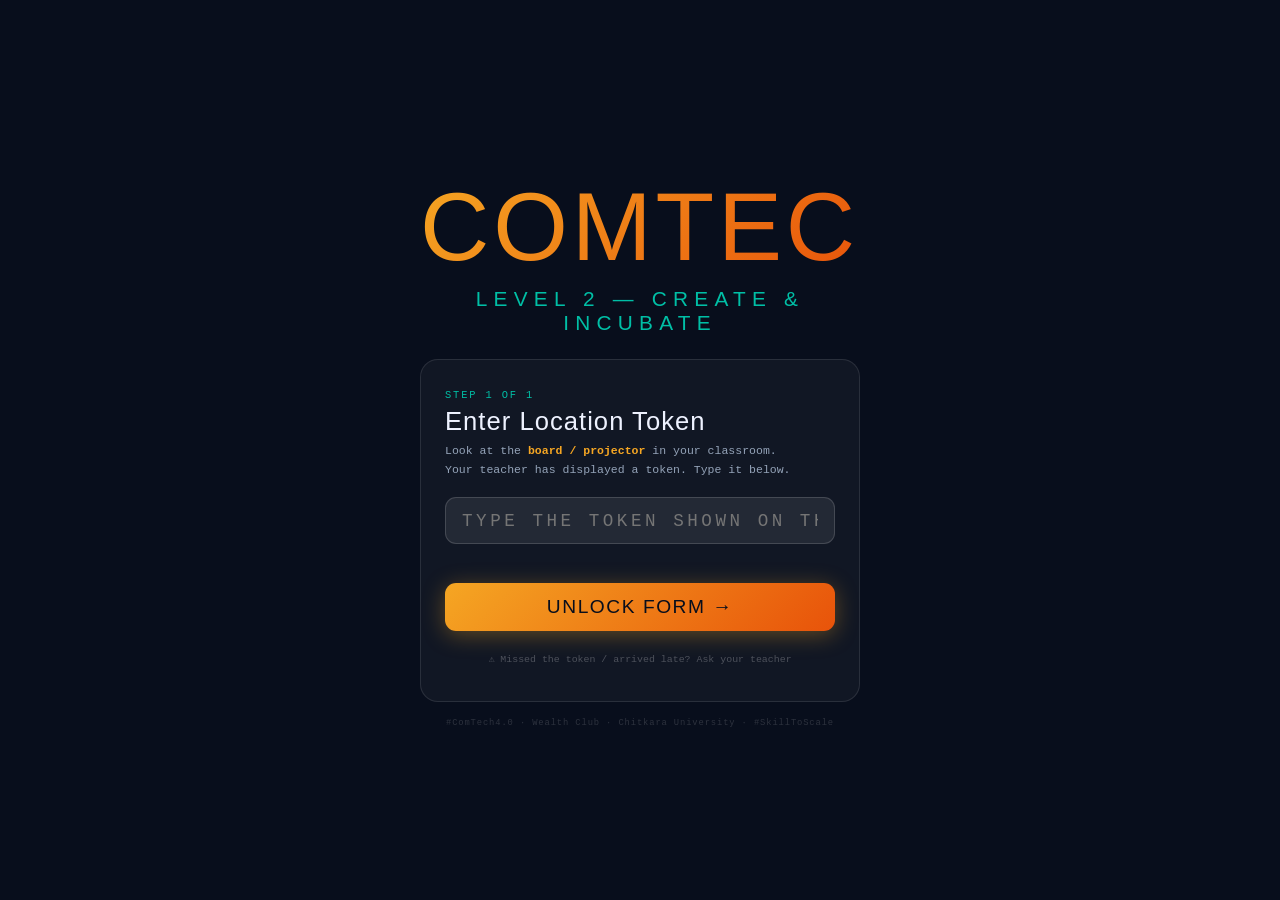
<file: ComTech_Level2.html>
<!DOCTYPE html>
<html lang="en">
<head>
<meta charset="UTF-8">
<meta name="viewport" content="width=device-width, initial-scale=1.0, maximum-scale=1.0">
<title>COMTECH 4.0 — Level 2: Create &amp; Incubate</title>
<style>
/* ── Embedded font fallback stack — no external calls ── */
</style>
<style>
:root{
  --navy:#080E1C;--gold:#F5A623;--orange:#E8530A;--teal:#00BFA6;
  --purple:#7C3AED;--green:#22C55E;--red:#EF4444;--accent:#FF6B35;
  --cyan:#06B6D4;--pink:#EC4899;
  --mid:#1A2E50;--white:#EEF2FF;--gray:#94A3B8;
}
*{margin:0;padding:0;box-sizing:border-box;-webkit-tap-highlight-color:transparent;}
html,body{height:100%;overflow-x:hidden;}
body{font-family:'Syne','Segoe UI',system-ui,sans-serif;background:var(--navy);color:var(--white);min-height:100vh;}

/* BG ORBS */
.bg-orbs{position:fixed;inset:0;pointer-events:none;z-index:0;overflow:hidden;}
.orb{position:absolute;border-radius:50%;filter:blur(90px);opacity:.1;animation:drift 14s ease-in-out infinite alternate;}
.orb1{width:600px;height:600px;background:var(--gold);top:-200px;left:-200px;animation-duration:16s;}
.orb2{width:500px;height:500px;background:var(--teal);bottom:-150px;right:-150px;animation-duration:13s;}
.orb3{width:350px;height:350px;background:var(--purple);top:35%;left:35%;animation-duration:10s;}
.orb4{width:300px;height:300px;background:var(--cyan);top:60%;left:10%;animation-duration:18s;}
@keyframes drift{from{transform:translate(0,0) scale(1)}to{transform:translate(50px,35px) scale(1.12)}}

/* PAGES */
.page{display:none;position:relative;z-index:1;min-height:100vh;padding:1.5rem;align-items:center;justify-content:center;flex-direction:column;}
.page.active{display:flex;}
.page.fade{animation:fadeUp .38s ease both;}
@keyframes fadeUp{from{opacity:0;transform:translateY(15px)}to{opacity:1;transform:translateY(0)}}

/* PROGRESS BAR */
.progress-bar{position:fixed;top:0;left:0;right:0;z-index:200;height:3px;background:rgba(255,255,255,.07);}
.progress-fill{height:100%;background:linear-gradient(90deg,var(--teal),var(--gold));transition:width .5s ease;}

/* STEP INDICATOR */
.step-indicator{display:flex;gap:.4rem;justify-content:center;margin-bottom:1.5rem;flex-wrap:wrap;}
.si{display:flex;align-items:center;gap:.3rem;}
.si-dot{width:28px;height:28px;border-radius:50%;border:2px solid rgba(255,255,255,.15);display:flex;align-items:center;justify-content:center;font-family:'JetBrains Mono','Courier New',monospace;font-size:.62rem;color:var(--gray);transition:all .3s;}
.si-dot.done{background:var(--teal);border-color:var(--teal);color:#080E1C;font-weight:700;}
.si-dot.active{background:rgba(245,166,35,.15);border-color:var(--gold);color:var(--gold);}
.si-line{width:20px;height:2px;background:rgba(255,255,255,.1);border-radius:1px;}
.si-line.done{background:var(--teal);}

/* LANDING */
#landingPage{background:radial-gradient(ellipse at 20% 20%,rgba(245,166,35,.14) 0%,transparent 55%),radial-gradient(ellipse at 80% 80%,rgba(0,191,166,.11) 0%,transparent 55%);}
.logo{font-family:'Bebas Neue',Impact,'Arial Black',sans-serif;font-size:clamp(4rem,18vw,9rem);letter-spacing:.04em;background:linear-gradient(135deg,var(--gold),var(--orange) 50%,var(--gold));-webkit-background-clip:text;-webkit-text-fill-color:transparent;background-clip:text;line-height:.88;filter:drop-shadow(0 0 50px rgba(245,166,35,.45));animation:glow 3s ease-in-out infinite;}
@keyframes glow{0%,100%{filter:drop-shadow(0 0 50px rgba(245,166,35,.4))}50%{filter:drop-shadow(0 0 80px rgba(245,166,35,.75))}}
.level-badge{display:inline-flex;align-items:center;gap:.5rem;background:rgba(0,191,166,.12);border:1.5px solid rgba(0,191,166,.35);border-radius:100px;padding:.4rem 1.2rem;font-family:'JetBrains Mono','Courier New',monospace;font-size:.75rem;color:var(--teal);letter-spacing:.2em;margin-bottom:1rem;}
.logo-title{font-family:'Bebas Neue',Impact,'Arial Black',sans-serif;font-size:clamp(1.8rem,7vw,4rem);letter-spacing:.06em;color:var(--white);line-height:1.1;margin-bottom:.5rem;}
.logo-sub{font-size:.9rem;letter-spacing:.3em;text-transform:uppercase;color:var(--teal);margin-bottom:.5rem;font-weight:700;}
.logo-desc{color:var(--gray);font-size:.88rem;max-width:460px;line-height:1.6;margin:0 auto 2rem;text-align:center;}

.start-btn{background:linear-gradient(135deg,var(--gold),var(--orange));color:#080E1C;border:none;border-radius:12px;padding:.9rem 3rem;font-family:'Bebas Neue',Impact,'Arial Black',sans-serif;font-size:1.4rem;letter-spacing:.1em;cursor:pointer;box-shadow:0 6px 28px rgba(245,166,35,.4);transition:all .25s;}
.start-btn:hover{transform:translateY(-3px);box-shadow:0 10px 38px rgba(245,166,35,.55);}
.journey-steps{display:flex;gap:.5rem;justify-content:center;flex-wrap:wrap;margin:1.5rem 0;}
.js-item{background:rgba(255,255,255,.05);border:1px solid rgba(255,255,255,.09);border-radius:10px;padding:.6rem 1rem;font-size:.78rem;color:var(--gray);font-family:'JetBrains Mono','Courier New',monospace;display:flex;align-items:center;gap:.4rem;}
.ftag{font-family:'JetBrains Mono','Courier New',monospace;font-size:.6rem;color:rgba(255,255,255,.2);letter-spacing:.14em;margin-top:1.5rem;}

/* CARD */
.card{background:rgba(255,255,255,.04);border:1px solid rgba(255,255,255,.1);border-radius:20px;padding:2rem;max-width:520px;width:100%;backdrop-filter:blur(20px);}
.ct{font-family:'Bebas Neue',Impact,'Arial Black',sans-serif;font-size:2rem;letter-spacing:.05em;color:var(--gold);margin-bottom:.25rem;}
.cs{color:var(--gray);font-size:.84rem;margin-bottom:1.6rem;line-height:1.5;}
.field{margin-bottom:1rem;}
.field label{display:block;font-size:.7rem;font-weight:700;color:var(--teal);font-family:'JetBrains Mono','Courier New',monospace;letter-spacing:.1em;margin-bottom:.4rem;}
.field input,.field select,.field textarea{width:100%;background:rgba(255,255,255,.07);border:1.5px solid rgba(255,255,255,.13);border-radius:10px;padding:.72rem 1rem;color:var(--white);font-family:'Syne','Segoe UI',system-ui,sans-serif;font-size:.95rem;outline:none;transition:border-color .2s;}
.field select{cursor:pointer;-webkit-appearance:none;}
.field textarea{resize:vertical;min-height:90px;line-height:1.5;}
.field input:focus,.field select:focus,.field textarea:focus{border-color:var(--gold);}
.field input::placeholder,.field textarea::placeholder{color:rgba(255,255,255,.25);}
.btn{width:100%;padding:.82rem;border:none;border-radius:11px;font-family:'Bebas Neue',Impact,'Arial Black',sans-serif;font-size:1.25rem;letter-spacing:.08em;cursor:pointer;transition:all .22s;display:flex;align-items:center;justify-content:center;gap:.5rem;}
.btn-gold{background:linear-gradient(135deg,var(--gold),var(--orange));color:#080E1C;box-shadow:0 4px 22px rgba(245,166,35,.35);}
.btn-gold:hover{transform:translateY(-2px);box-shadow:0 8px 32px rgba(245,166,35,.52);}
.btn-teal{background:linear-gradient(135deg,var(--teal),#00967a);color:#080E1C;box-shadow:0 4px 22px rgba(0,191,166,.3);}
.btn-teal:hover{transform:translateY(-2px);}
.btn-ghost{background:rgba(255,255,255,.07);border:1.5px solid rgba(255,255,255,.15);color:var(--white);}
.btn-ghost:hover{border-color:var(--gold);}
.mt8{margin-top:.8rem;}
.btn-purple{background:linear-gradient(135deg,var(--purple),#5B21B6);color:#fff;box-shadow:0 4px 22px rgba(124,58,237,.3);}
.btn-purple:hover{transform:translateY(-2px);}

/* TASK PAGES */
.task-page{max-width:680px;width:100%;margin:0 auto;padding-bottom:2rem;}
.task-header{text-align:center;margin-bottom:1.5rem;}
.task-badge{font-family:'JetBrains Mono','Courier New',monospace;font-size:.65rem;letter-spacing:.35em;color:var(--teal);background:rgba(0,191,166,.09);border:1px solid rgba(0,191,166,.2);border-radius:100px;padding:.25rem .8rem;display:inline-block;margin-bottom:.7rem;}
.task-title{font-family:'Bebas Neue',Impact,'Arial Black',sans-serif;font-size:clamp(2rem,7vw,3rem);letter-spacing:.04em;line-height:1.1;margin-bottom:.4rem;}
.task-desc{color:var(--gray);font-size:.88rem;line-height:1.6;max-width:540px;margin:0 auto;}
.task-card{background:rgba(255,255,255,.04);border:1.5px solid rgba(255,255,255,.09);border-radius:16px;padding:1.4rem;margin-bottom:1rem;position:relative;}
.task-card::before{content:'';position:absolute;left:0;top:0;bottom:0;width:3px;border-radius:16px 0 0 16px;}
.tc-gold::before{background:linear-gradient(180deg,var(--gold),var(--orange));}
.tc-teal::before{background:linear-gradient(180deg,var(--teal),#00967a);}
.tc-purple::before{background:linear-gradient(180deg,var(--purple),#5B21B6);}
.tc-cyan::before{background:linear-gradient(180deg,var(--cyan),#0284C7);}
.tc-pink::before{background:linear-gradient(180deg,var(--pink),#BE185D);}
.tc-green::before{background:linear-gradient(180deg,var(--green),#15803D);}
.task-card-title{font-family:'Bebas Neue',Impact,'Arial Black',sans-serif;font-size:1.1rem;letter-spacing:.05em;color:var(--gold);margin-bottom:.75rem;display:flex;align-items:center;gap:.5rem;}
.hint-box{background:rgba(0,191,166,.07);border:1px solid rgba(0,191,166,.18);border-radius:10px;padding:.7rem .9rem;margin-bottom:.8rem;font-size:.78rem;color:var(--teal);line-height:1.55;}
.hint-box strong{color:var(--white);}
.char-count{font-family:'JetBrains Mono','Courier New',monospace;font-size:.6rem;color:var(--gray);text-align:right;margin-top:.3rem;}

/* SWOT GRID */
.swot-grid{display:grid;grid-template-columns:1fr 1fr;gap:.7rem;margin-bottom:.8rem;}
.swot-cell{border-radius:10px;overflow:hidden;}
.swot-head{padding:.5rem .8rem;font-family:'Bebas Neue',Impact,'Arial Black',sans-serif;font-size:.95rem;letter-spacing:.05em;display:flex;align-items:center;gap:.4rem;}
.swot-s .swot-head{background:rgba(34,197,94,.2);color:var(--green);}
.swot-w .swot-head{background:rgba(239,68,68,.18);color:var(--red);}
.swot-o .swot-head{background:rgba(245,166,35,.18);color:var(--gold);}
.swot-t .swot-head{background:rgba(124,58,237,.2);color:#A78BFA;}
.swot-cell textarea{border-radius:0 0 10px 10px;border-top:none;min-height:80px;}

/* FINANCIAL TABLE */
.fin-table{width:100%;border-collapse:collapse;font-size:.85rem;}
.fin-table th{background:rgba(255,255,255,.06);padding:.55rem .75rem;text-align:left;font-family:'JetBrains Mono','Courier New',monospace;font-size:.62rem;color:var(--gray);border-bottom:1px solid rgba(255,255,255,.08);letter-spacing:.07em;}
.fin-table td{padding:.5rem .7rem;border-bottom:1px solid rgba(255,255,255,.05);vertical-align:middle;}
.fin-table input{background:rgba(255,255,255,.07);border:1.5px solid rgba(255,255,255,.13);border-radius:7px;padding:.4rem .6rem;color:var(--white);font-family:'Syne','Segoe UI',system-ui,sans-serif;font-size:.85rem;outline:none;width:100%;transition:border-color .2s;}
.fin-table input:focus{border-color:var(--gold);}
.fin-total{background:rgba(245,166,35,.07);font-weight:700;color:var(--gold);}
.fin-result{background:rgba(0,191,166,.07);border:1px solid rgba(0,191,166,.2);border-radius:10px;padding:.8rem 1rem;margin-top:.8rem;font-family:'JetBrains Mono','Courier New',monospace;font-size:.82rem;color:var(--teal);line-height:1.6;}

/* AI EVAL SECTION */
#evalPage{text-align:center;}
.ai-orb{width:100px;height:100px;border-radius:50%;background:linear-gradient(135deg,rgba(124,58,237,.3),rgba(0,191,166,.2));border:2px solid rgba(124,58,237,.4);display:flex;align-items:center;justify-content:center;font-size:3rem;margin:0 auto 1.2rem;animation:pulse 2s ease-in-out infinite;}
@keyframes pulse{0%,100%{box-shadow:0 0 0 0 rgba(124,58,237,.3)}50%{box-shadow:0 0 0 20px rgba(124,58,237,0)}}
.ai-loading{font-family:'JetBrains Mono','Courier New',monospace;font-size:.78rem;color:var(--teal);animation:blink 1s ease infinite alternate;}
@keyframes blink{from{opacity:1}to{opacity:.3}}
.eval-result{background:rgba(255,255,255,.04);border:1.5px solid rgba(255,255,255,.1);border-radius:16px;padding:1.5rem;max-width:640px;width:100%;text-align:left;margin:1rem auto;}
.eval-score-grid{display:grid;grid-template-columns:1fr 1fr;gap:.7rem;margin-bottom:1.2rem;}
.eval-score-item{background:rgba(255,255,255,.05);border:1px solid rgba(255,255,255,.08);border-radius:10px;padding:.7rem 1rem;text-align:center;}
.esi-label{font-family:'JetBrains Mono','Courier New',monospace;font-size:.6rem;color:var(--gray);text-transform:uppercase;letter-spacing:.08em;margin-bottom:.25rem;}
.esi-score{font-family:'Bebas Neue',Impact,'Arial Black',sans-serif;font-size:2rem;line-height:1;}
.esi-bar{height:4px;background:rgba(255,255,255,.08);border-radius:2px;margin-top:.4rem;overflow:hidden;}
.esi-fill{height:100%;border-radius:2px;transition:width 1s ease;}
.eval-feedback{background:rgba(0,191,166,.06);border:1px solid rgba(0,191,166,.18);border-radius:10px;padding:1rem;font-size:.85rem;color:var(--white);line-height:1.65;white-space:pre-wrap;}
.overall-score{font-family:'Bebas Neue',Impact,'Arial Black',sans-serif;font-size:4.5rem;color:var(--gold);line-height:1;text-shadow:0 0 40px rgba(245,166,35,.4);}
.overall-label{font-family:'JetBrains Mono','Courier New',monospace;font-size:.65rem;color:var(--gray);letter-spacing:.15em;margin-bottom:.5rem;}

/* DONE PAGE */
#donePage{text-align:center;}
.done-icon{font-size:5rem;display:block;margin-bottom:1rem;}
.done-title{font-family:'Bebas Neue',Impact,'Arial Black',sans-serif;font-size:2.8rem;color:var(--green);margin-bottom:.5rem;}
.done-sub{color:var(--gray);font-size:.88rem;line-height:1.6;margin-bottom:1.5rem;max-width:440px;}
.done-grid{display:grid;grid-template-columns:1fr 1fr;gap:.7rem;margin-bottom:1.2rem;max-width:400px;width:100%;}
.done-stat{background:rgba(245,166,35,.07);border:1.5px solid rgba(245,166,35,.2);border-radius:12px;padding:.9rem 1.2rem;text-align:center;}
.ds-v{font-family:'Bebas Neue',Impact,'Arial Black',sans-serif;font-size:2.2rem;color:var(--gold);line-height:1;}
.ds-l{font-size:.65rem;font-family:'JetBrains Mono','Courier New',monospace;color:var(--gray);text-transform:uppercase;letter-spacing:.08em;margin-top:.15rem;}

/* TOAST */
.toast{position:fixed;bottom:1.5rem;left:50%;transform:translateX(-50%) translateY(100px);z-index:999;background:rgba(34,197,94,.9);color:#080E1C;padding:.75rem 1.5rem;border-radius:12px;font-family:'JetBrains Mono','Courier New',monospace;font-size:.8rem;font-weight:600;transition:transform .4s cubic-bezier(.34,1.56,.64,1);white-space:nowrap;pointer-events:none;}
.toast.show{transform:translateX(-50%) translateY(0);}
.toast.error{background:rgba(239,68,68,.9);color:#fff;}

/* NAV BTNS */
.nav-row{display:flex;gap:.6rem;margin-top:1.2rem;}
.nav-row .btn{flex:1;}

/* JUDGING CRITERIA BAR */
.criteria-bar{display:flex;gap:.5rem;flex-wrap:wrap;margin-bottom:1.2rem;justify-content:center;}
.crit{background:rgba(255,255,255,.05);border:1px solid rgba(255,255,255,.09);border-radius:8px;padding:.4rem .8rem;font-size:.7rem;font-family:'JetBrains Mono','Courier New',monospace;color:var(--gray);display:flex;align-items:center;gap:.35rem;}
.crit-dot{width:7px;height:7px;border-radius:50%;}

/* THEME INTRO */
.theme-card{background:rgba(255,255,255,.05);border:1.5px solid rgba(245,166,35,.25);border-radius:16px;padding:1.3rem 1.5rem;max-width:520px;width:100%;text-align:center;margin-bottom:1.2rem;}
.theme-emoji{font-size:3.5rem;display:block;margin-bottom:.6rem;animation:bob 1.2s ease-in-out infinite alternate;}
@keyframes bob{from{transform:translateY(0)}to{transform:translateY(-10px)}}
.theme-name{font-family:'Bebas Neue',Impact,'Arial Black',sans-serif;font-size:1.8rem;color:var(--gold);letter-spacing:.04em;margin-bottom:.4rem;}
.theme-detail{font-size:.83rem;color:var(--gray);line-height:1.6;}

/* HIDDEN IFRAME */
iframe#gsIframe{display:none;width:0;height:0;border:none;}

/* SCROLLBAR */
::-webkit-scrollbar{width:4px;}
::-webkit-scrollbar-thumb{background:rgba(245,166,35,.25);border-radius:2px;}

@media(max-width:480px){
  .swot-grid{grid-template-columns:1fr;}
  .eval-score-grid{grid-template-columns:1fr;}
  .done-grid{grid-template-columns:1fr;}
}
</style>
</head>
<body>
<div class="bg-orbs"><div class="orb orb1"></div><div class="orb orb2"></div><div class="orb orb3"></div><div class="orb orb4"></div></div>
<div class="progress-bar"><div class="progress-fill" id="progressFill" style="width:0%"></div></div>
<div class="toast" id="toast"></div>
<iframe id="gsIframe" name="_gs_iframe"></iframe>

<!-- ═══════════════════ LOCATION TOKEN GATE ═══════════════════ -->
<!-- Shown immediately on page load. Student must enter the      -->
<!-- Location Token shown on the projector to unlock the form.  -->
<!-- No internet call. Works fully offline.                      -->
<div id="ipBlockOverlay" style="
  position:fixed;inset:0;z-index:9999;
  background:var(--navy);
  display:flex;align-items:center;justify-content:center;
  flex-direction:column;text-align:center;padding:2rem;">
  <div id="ipCheckContent" style="max-width:440px;width:100%">
    <div style="font-family:'Bebas Neue',Impact,'Arial Black',sans-serif;
      font-size:clamp(3rem,12vw,6rem);letter-spacing:.04em;
      background:linear-gradient(135deg,var(--gold),var(--orange));
      -webkit-background-clip:text;-webkit-text-fill-color:transparent;
      background-clip:text;margin-bottom:.3rem">COMTECH</div>
    <div style="font-family:'Bebas Neue',Impact,'Arial Black',sans-serif;font-size:1.3rem;
      letter-spacing:.3em;color:var(--teal);margin-bottom:1.5rem">LEVEL 2 — CREATE &amp; INCUBATE</div>

    <div style="background:rgba(255,255,255,.04);border:1.5px solid rgba(255,255,255,.1);
      border-radius:18px;padding:1.8rem 1.5rem;text-align:left">

      <div style="font-family:'JetBrains Mono','Courier New',monospace;font-size:.65rem;
        color:var(--teal);letter-spacing:.18em;margin-bottom:.4rem">STEP 1 OF 1</div>
      <div style="font-family:'Bebas Neue',Impact,'Arial Black',sans-serif;font-size:1.6rem;
        color:var(--white);letter-spacing:.04em;margin-bottom:.3rem">Enter Location Token</div>
      <div style="font-family:'JetBrains Mono','Courier New',monospace;font-size:.72rem;
        color:var(--gray);line-height:1.65;margin-bottom:1.1rem">
        Look at the <strong style="color:var(--gold)">board / projector</strong> in your classroom.<br>
        Your teacher has displayed a token. Type it below.
      </div>

      <input id="locationTokenInput" type="text"
        placeholder="Type the token shown on the board"
        maxlength="20" autocomplete="off" spellcheck="false"
        style="width:100%;background:rgba(255,255,255,.08);
          border:1.5px solid rgba(255,255,255,.15);border-radius:11px;
          padding:.8rem 1rem;color:var(--white);
          font-family:'JetBrains Mono','Courier New',monospace;
          font-size:1.1rem;letter-spacing:.2em;text-transform:uppercase;
          outline:none;margin-bottom:.7rem;text-align:center;"
        oninput="this.value=this.value.toUpperCase()"
        onkeydown="if(event.key==='Enter')checkLocationToken()">

      <div id="tokenMsg" style="font-family:'JetBrains Mono','Courier New',monospace;
        font-size:.7rem;min-height:1rem;margin-bottom:.7rem;text-align:center"></div>

      <button onclick="checkLocationToken()" style="
        width:100%;background:linear-gradient(135deg,var(--gold),var(--orange));
        color:#080E1C;border:none;border-radius:11px;padding:.82rem;
        font-family:'Bebas Neue',Impact,'Arial Black',sans-serif;
        font-size:1.2rem;letter-spacing:.08em;cursor:pointer;
        box-shadow:0 4px 22px rgba(245,166,35,.35)">
        UNLOCK FORM →
      </button>

      <!-- Teacher override — collapsed by default -->
      <details style="margin-top:1rem">
        <summary style="font-family:'JetBrains Mono','Courier New',monospace;font-size:.62rem;
          color:rgba(255,255,255,.25);cursor:pointer;list-style:none;text-align:center;
          padding:.4rem">
          ⚠️ Missed the token / arrived late? Ask your teacher
        </summary>
        <div style="margin-top:.7rem;padding-top:.7rem;border-top:1px solid rgba(255,255,255,.07)">
          <div style="font-family:'JetBrains Mono','Courier New',monospace;font-size:.65rem;
            color:var(--gray);margin-bottom:.6rem;line-height:1.6">
            Teacher must physically type the override code on your device:
          </div>
          <div style="display:flex;gap:.5rem">
            <input id="overrideInput" type="password"
              placeholder="Teacher types code here"
              maxlength="20"
              style="flex:1;background:rgba(255,255,255,.07);
                border:1.5px solid rgba(255,255,255,.13);border-radius:9px;
                padding:.65rem .9rem;color:var(--white);
                font-family:'JetBrains Mono','Courier New',monospace;
                font-size:.9rem;letter-spacing:.15em;outline:none;"
              onkeydown="if(event.key==='Enter')applyTeacherOverride()">
            <button onclick="applyTeacherOverride()" style="
              background:rgba(245,166,35,.12);border:1.5px solid rgba(245,166,35,.3);
              border-radius:9px;padding:.65rem 1rem;color:var(--gold);
              font-family:'Bebas Neue',Impact,'Arial Black',sans-serif;
              font-size:1rem;letter-spacing:.06em;cursor:pointer;white-space:nowrap">
              ✓ APPLY
            </button>
          </div>
          <div id="overrideMsg" style="margin-top:.5rem;font-family:'JetBrains Mono','Courier New',monospace;font-size:.68rem;min-height:.9rem"></div>
        </div>
      </details>
    </div>

    <div style="margin-top:1rem;font-family:'JetBrains Mono','Courier New',monospace;
      font-size:.55rem;color:rgba(255,255,255,.15);letter-spacing:.1em">
      #ComTech4.0 · Wealth Club · Chitkara University · #SkillToScale
    </div>
  </div>
</div>

<!-- ═══════════════════ LANDING ═══════════════════ -->
<div class="page active" id="landingPage">
  <div style="text-align:center">
    <div class="level-badge">⚙️ &nbsp;LEVEL 02 — CREATE & INCUBATE</div>
    <div class="logo" style="font-size:clamp(3rem,14vw,7.5rem)">COMTECH</div>
    <div class="logo" style="font-size:clamp(2rem,10vw,5rem);color:var(--white);-webkit-text-fill-color:initial;">4.0</div>
    <div class="logo-sub" style="margin-top:.5rem">Wealth Club × Chitkara University</div>
    <div class="logo-desc">Advanced Case Crafting &amp; Business Pitching. Transform your idea into a real business plan — with AI-powered analysis &amp; evaluation.</div>
    <div class="journey-steps">
      <div class="js-item">🔍 Problem Immersion</div>
      <div class="js-item">💡 Design Thinking</div>
      <div class="js-item">💹 Financial Modelling</div>
      <div class="js-item">🚀 Prototype Plan</div>
      <div class="js-item">🤖 AI Evaluation</div>
    </div>
    <button class="start-btn" onclick="gp('registerPage')">BEGIN YOUR JOURNEY →</button>
    <div class="ftag" style="margin-top:1rem">#ComTech4.0 · #WealthClub · #SkillToScale · #CreateAndIncubate</div>
  </div>
</div>

<!-- ═══════════════════ LOGIN PAGE ═══════════════════ -->
<div class="page" id="registerPage">
  <div class="card">
    <div class="ct">🔐 Student Login</div>
    <div class="cs">Enter your details to begin Level 2.</div>
    
    <div class="field">
      <label>FULL NAME</label>
      <input type="text" id="sName" placeholder="e.g. John Doe" maxlength="50" autocomplete="off">
    </div>

    <div class="field">
      <label>ROLL NUMBER</label>
      <input type="text" id="sRoll" placeholder="e.g. 22BCom041" maxlength="20" autocomplete="off">
    </div>

    <div style="display:grid;grid-template-columns:1fr 1fr;gap:.8rem">
      <div class="field">
        <label>CLASS</label>
        <input type="text" id="sClass" placeholder="e.g. B.Com" maxlength="20" autocomplete="off">
      </div>
      <div class="field">
        <label>SECTION</label>
        <input type="text" id="sSection" placeholder="e.g. 3A" maxlength="20" autocomplete="off">
      </div>
    </div>

    <div class="field">
      <label>THEME</label>
      <select id="sTheme">
        <option value="">— Select your theme —</option>
        <option value="1">📈 1 — Invest Smart, Invest Right</option>
        <option value="2">🌱 2 — Green Money</option>
        <option value="3">🤖 3 — AI &amp; The New Business Frontier</option>
        <option value="4">💡 4 — Pitch, Plan &amp; Profit</option>
        <option value="5">🎯 5 — Brand It, Own It</option>
        <option value="6">🔍 6 — Follow the Money</option>
        <option value="7">🏭 7 — Make in India: MSMEs</option>
        <option value="8">📱 8 — Digital Bharat: FinTech for All</option>
      </select>
    </div>

    <div class="field">
      <label>BUSINESS IDEA NAME</label>
      <input type="text" id="sBizName" placeholder="e.g. GreenPay — QR Payments" maxlength="80" autocomplete="off">
    </div>

    <button class="btn btn-gold" id="proceedBtn" onclick="startJourney()" style="margin-top:.8rem">
      PROCEED TO LEVEL 2 ⚙️
    </button>
    
    <button class="btn btn-ghost" onclick="gp('landingPage')" style="margin-top:.6rem">← BACK</button>
  </div>
</div>

<!-- ═══════════════════ THEME INTRO ═══════════════════ -->
<div class="page" id="themeIntroPage">
  <div style="text-align:center;max-width:560px;width:100%">
    <div class="step-indicator" id="stepIndicator"></div>
    <div class="theme-card">
      <span class="theme-emoji" id="themeEmoji">🌱</span>
      <div class="theme-name" id="themeName">Your Theme</div>
      <div class="theme-detail" id="themeDetail">Loading...</div>
    </div>
    <div class="task-card tc-gold" style="text-align:left">
      <div class="task-card-title">⚙️ JUDGING CRITERIA — LEVEL 2</div>
      <div class="criteria-bar">
        <div class="crit"><span class="crit-dot" style="background:var(--teal)"></span> Content &amp; Research — 25%</div>
        <div class="crit"><span class="crit-dot" style="background:var(--gold)"></span> Innovation — 25%</div>
        <div class="crit"><span class="crit-dot" style="background:var(--purple)"></span> Financial Viability — 25%</div>
        <div class="crit"><span class="crit-dot" style="background:var(--pink)"></span> Presentation — 25%</div>
      </div>
      <div style="font-size:.82rem;color:var(--gray);line-height:1.6;">You will complete 4 structured tasks. At the end, AI will evaluate your submission and give detailed feedback &amp; scores. All responses are auto-saved to the organiser's Google Sheet.</div>
    </div>
    <button class="btn btn-gold" onclick="gp('step1Page')" style="max-width:400px">START TASK 1: PROBLEM IMMERSION 🔍</button>
  </div>
</div>

<!-- ═══════════════════ STEP 1 — PROBLEM IMMERSION ═══════════════════ -->
<div class="page" id="step1Page">
  <div class="task-page">
    <div style="text-align:center;margin-bottom:1.5rem">
      <div class="step-indicator" id="si1"></div>
      <div class="task-badge">TASK 01 OF 04</div>
      <div class="task-title" style="color:var(--teal)">🔍 Problem Immersion</div>
      <div class="task-desc">Document your field research — customer interviews, pain points, and market gaps you discovered.</div>
    </div>

    <div class="task-card tc-teal">
      <div class="task-card-title">📍 Field Visit Summary</div>
      <div class="hint-box">Visit local markets, shops, or relevant businesses. Interview 5–10 customers or stakeholders. Identify real pain points related to your theme.</div>
      <div class="field"><label>LOCATIONS VISITED</label><textarea id="q1_locations" placeholder="e.g. Rajpura market, 3 kirana stores, 2 pharmacies..." rows="2" oninput="cc('q1_locations',150)"></textarea><div class="char-count" id="cc_q1_locations">0/150</div></div>
      <div class="field"><label>HOW MANY PEOPLE DID YOU INTERVIEW?</label><input type="number" id="q1_interviews" placeholder="e.g. 8" min="0" max="100"></div>
    </div>

    <div class="task-card tc-gold">
      <div class="task-card-title">😣 Key Pain Points Identified</div>
      <div class="hint-box"><strong>Describe 3 major problems</strong> your target customers face. Be specific — what frustrates them? What costs them time or money?</div>
      <div class="field"><label>PAIN POINT 1</label><textarea id="q1_pain1" placeholder="e.g. Small shopkeepers lose 2-3 hours daily on manual cash reconciliation..." rows="2" oninput="cc('q1_pain1',200)"></textarea><div class="char-count" id="cc_q1_pain1">0/200</div></div>
      <div class="field"><label>PAIN POINT 2</label><textarea id="q1_pain2" placeholder="e.g. No access to formal credit — forced to use moneylenders at 40% interest..." rows="2" oninput="cc('q1_pain2',200)"></textarea><div class="char-count" id="cc_q1_pain2">0/200</div></div>
      <div class="field"><label>PAIN POINT 3</label><textarea id="q1_pain3" placeholder="e.g. Digital payment apps are too complex for 50+ age group shopkeepers..." rows="2" oninput="cc('q1_pain3',200)"></textarea><div class="char-count" id="cc_q1_pain3">0/200</div></div>
    </div>

    <div class="task-card tc-purple">
      <div class="task-card-title">🎯 Problem Statement</div>
      <div class="hint-box"><strong>Write a crisp problem statement:</strong> [Who] needs to [do what] but [obstacle] because [root cause].</div>
      <div class="field"><label>YOUR CORE PROBLEM STATEMENT</label><textarea id="q1_problem" placeholder="e.g. Small kirana store owners in Punjab need a simple way to accept digital payments but struggle because existing UPI apps assume smartphone literacy they don't have..." rows="3" oninput="cc('q1_problem',300)"></textarea><div class="char-count" id="cc_q1_problem">0/300</div></div>
      <div class="field"><label>TARGET CUSTOMER SEGMENT</label><input type="text" id="q1_segment" placeholder="e.g. Kirana store owners aged 40-60 in Tier 2/3 Punjab towns" maxlength="150"></div>
    </div>

    <div class="nav-row">
      <button class="btn btn-ghost" onclick="gp('themeIntroPage')" style="flex:.4">← BACK</button>
      <button class="btn btn-teal" onclick="validateAndNext('step1Page','step2Page',1)">NEXT: DESIGN THINKING 💡 →</button>
    </div>
  </div>
</div>

<!-- ═══════════════════ STEP 2 — DESIGN THINKING ═══════════════════ -->
<div class="page" id="step2Page">
  <div class="task-page">
    <div style="text-align:center;margin-bottom:1.5rem">
      <div class="step-indicator" id="si2"></div>
      <div class="task-badge">TASK 02 OF 04</div>
      <div class="task-title" style="color:var(--gold)">💡 Design Thinking</div>
      <div class="task-desc">Apply design thinking frameworks — SWOT, Lean Canvas, and USP identification.</div>
    </div>

    <div class="task-card tc-gold">
      <div class="task-card-title">📊 SWOT ANALYSIS — <span id="bizNameSwot" style="color:var(--teal);font-size:.9rem"></span></div>
      <div class="hint-box">Be honest and specific. Weaknesses and Threats are just as important as Strengths.</div>
      <div class="swot-grid">
        <div class="swot-cell swot-s">
          <div class="swot-head">💪 STRENGTHS</div>
          <textarea class="field" id="swot_s" placeholder="What do you do better than others? Unique skills, resources, advantages..." style="width:100%;border-radius:0 0 10px 10px;border-top:none;min-height:80px;padding:.7rem;background:rgba(34,197,94,.05);border:1.5px solid rgba(34,197,94,.2);color:var(--white);font-family:'Segoe UI',system-ui,sans-serif;font-size:.84rem;outline:none;" oninput="cc('swot_s',200)"></textarea>
        </div>
        <div class="swot-cell swot-w">
          <div class="swot-head">⚠️ WEAKNESSES</div>
          <textarea id="swot_w" placeholder="Gaps, resource limits, skills you lack..." style="width:100%;border-radius:0 0 10px 10px;border-top:none;min-height:80px;padding:.7rem;background:rgba(239,68,68,.05);border:1.5px solid rgba(239,68,68,.2);color:var(--white);font-family:'Segoe UI',system-ui,sans-serif;font-size:.84rem;outline:none;resize:vertical;" oninput="cc('swot_w',200)"></textarea>
        </div>
        <div class="swot-cell swot-o">
          <div class="swot-head">🌟 OPPORTUNITIES</div>
          <textarea id="swot_o" placeholder="Market trends, government schemes, gaps competitors miss..." style="width:100%;border-radius:0 0 10px 10px;border-top:none;min-height:80px;padding:.7rem;background:rgba(245,166,35,.05);border:1.5px solid rgba(245,166,35,.2);color:var(--white);font-family:'Segoe UI',system-ui,sans-serif;font-size:.84rem;outline:none;resize:vertical;" oninput="cc('swot_o',200)"></textarea>
        </div>
        <div class="swot-cell swot-t">
          <div class="swot-head">🌩️ THREATS</div>
          <textarea id="swot_t" placeholder="Competitors, regulatory risks, economic factors..." style="width:100%;border-radius:0 0 10px 10px;border-top:none;min-height:80px;padding:.7rem;background:rgba(124,58,237,.05);border:1.5px solid rgba(124,58,237,.2);color:var(--white);font-family:'Segoe UI',system-ui,sans-serif;font-size:.84rem;outline:none;resize:vertical;" oninput="cc('swot_t',200)"></textarea>
        </div>
      </div>
    </div>

    <div class="task-card tc-teal">
      <div class="task-card-title">🎨 LEAN CANVAS (Business Model)</div>
      <div class="hint-box">Fill each canvas block briefly. Focus on <strong>your theme</strong> and the customer pain you identified in Task 1.</div>
      <div class="field"><label>UNIQUE VALUE PROPOSITION (USP)</label><textarea id="lc_uvp" placeholder="What single clear benefit do you deliver? e.g. 'Bhasha-first UPI voice interface for shopkeepers who can't read English'" rows="2" oninput="cc('lc_uvp',200)"></textarea><div class="char-count" id="cc_lc_uvp">0/200</div></div>
      <div class="field"><label>SOLUTION (Your Product/Service)</label><textarea id="lc_solution" placeholder="Describe your MVP solution in 2-3 lines..." rows="2" oninput="cc('lc_solution',200)"></textarea><div class="char-count" id="cc_lc_solution">0/200</div></div>
      <div class="field"><label>REVENUE STREAMS (How will you earn?)</label><textarea id="lc_revenue" placeholder="e.g. Subscription ₹199/mo, transaction fee 0.5%, white-label SaaS..." rows="2" oninput="cc('lc_revenue',200)"></textarea><div class="char-count" id="cc_lc_revenue">0/200</div></div>
      <div class="field"><label>UNFAIR ADVANTAGE (What can't be copied?)</label><textarea id="lc_advantage" placeholder="e.g. First-mover in voice UPI in Punjabi, exclusive CA partnerships, patent pending algo..." rows="2" oninput="cc('lc_advantage',200)"></textarea><div class="char-count" id="cc_lc_advantage">0/200</div></div>
      <div class="field"><label>KEY METRICS (How will you measure success?)</label><input type="text" id="lc_metrics" placeholder="e.g. Monthly active users, transaction volume, CAC, retention rate" maxlength="200"></div>
    </div>

    <div class="task-card tc-purple">
      <div class="task-card-title">🔎 PESTLE Snapshot</div>
      <div class="hint-box">One sentence each. How do these external factors affect your business?</div>
      <div style="display:grid;grid-template-columns:1fr 1fr;gap:.6rem">
        <div class="field"><label>🏛️ POLITICAL</label><input type="text" id="pestle_p" placeholder="e.g. Govt push for Digital India" maxlength="120"></div>
        <div class="field"><label>💰 ECONOMIC</label><input type="text" id="pestle_e" placeholder="e.g. Rising SME credit demand" maxlength="120"></div>
        <div class="field"><label>👥 SOCIAL</label><input type="text" id="pestle_s" placeholder="e.g. Growing smartphone adoption" maxlength="120"></div>
        <div class="field"><label>🔬 TECHNOLOGICAL</label><input type="text" id="pestle_t" placeholder="e.g. UPI infrastructure ready" maxlength="120"></div>
        <div class="field"><label>⚖️ LEGAL</label><input type="text" id="pestle_l" placeholder="e.g. RBI fintech regulations" maxlength="120"></div>
        <div class="field"><label>🌍 ENVIRONMENTAL</label><input type="text" id="pestle_env" placeholder="e.g. Paperless = green impact" maxlength="120"></div>
      </div>
    </div>

    <div class="nav-row">
      <button class="btn btn-ghost" onclick="gp('step1Page')" style="flex:.4">← BACK</button>
      <button class="btn btn-gold" onclick="validateAndNext('step2Page','step3Page',2)">NEXT: FINANCIAL MODELLING 💹 →</button>
    </div>
  </div>
</div>

<!-- ═══════════════════ STEP 3 — FINANCIAL MODELLING ═══════════════════ -->
<div class="page" id="step3Page">
  <div class="task-page">
    <div style="text-align:center;margin-bottom:1.5rem">
      <div class="step-indicator" id="si3"></div>
      <div class="task-badge">TASK 03 OF 04</div>
      <div class="task-title" style="color:var(--purple)">💹 Financial Modelling</div>
      <div class="task-desc">Enter your startup costs and projections. AI will calculate break-even, ROI, and validate your numbers.</div>
    </div>

    <div class="task-card tc-purple">
      <div class="task-card-title">🏗️ STARTUP COSTS (One-Time)</div>
      <table class="fin-table">
        <thead><tr><th>COST ITEM</th><th>AMOUNT (₹)</th></tr></thead>
        <tbody>
          <tr><td><input type="text" id="c_item1" placeholder="e.g. Product Development / App" style="background:transparent;border:none;color:var(--white);font-size:.85rem;font-family:'Segoe UI',system-ui,sans-serif;width:100%;outline:none;"></td><td><input type="number" id="c_amt1" placeholder="0" min="0" oninput="calcFinancials()"></td></tr>
          <tr><td><input type="text" id="c_item2" placeholder="e.g. Equipment / Infrastructure" style="background:transparent;border:none;color:var(--white);font-size:.85rem;font-family:'Segoe UI',system-ui,sans-serif;width:100%;outline:none;"></td><td><input type="number" id="c_amt2" placeholder="0" min="0" oninput="calcFinancials()"></td></tr>
          <tr><td><input type="text" id="c_item3" placeholder="e.g. Marketing Launch" style="background:transparent;border:none;color:var(--white);font-size:.85rem;font-family:'Segoe UI',system-ui,sans-serif;width:100%;outline:none;"></td><td><input type="number" id="c_amt3" placeholder="0" min="0" oninput="calcFinancials()"></td></tr>
          <tr><td><input type="text" id="c_item4" placeholder="e.g. Legal / Registration" style="background:transparent;border:none;color:var(--white);font-size:.85rem;font-family:'Segoe UI',system-ui,sans-serif;width:100%;outline:none;"></td><td><input type="number" id="c_amt4" placeholder="0" min="0" oninput="calcFinancials()"></td></tr>
          <tr><td><input type="text" id="c_item5" placeholder="e.g. Working Capital" style="background:transparent;border:none;color:var(--white);font-size:.85rem;font-family:'Segoe UI',system-ui,sans-serif;width:100%;outline:none;"></td><td><input type="number" id="c_amt5" placeholder="0" min="0" oninput="calcFinancials()"></td></tr>
          <tr class="fin-total"><td style="font-family:'JetBrains Mono','Courier New',monospace;font-size:.72rem;letter-spacing:.07em;">TOTAL STARTUP COST</td><td id="totalStartup" style="font-family:'Bebas Neue',monospace;font-size:1.2rem;">₹0</td></tr>
        </tbody>
      </table>
    </div>

    <div class="task-card tc-cyan">
      <div class="task-card-title">📊 MONTHLY FINANCIALS</div>
      <table class="fin-table">
        <thead><tr><th>ITEM</th><th>AMOUNT (₹/month)</th></tr></thead>
        <tbody>
          <tr><td style="color:var(--green)">Monthly Revenue (expected)</td><td><input type="number" id="m_revenue" placeholder="0" min="0" oninput="calcFinancials()"></td></tr>
          <tr><td style="color:var(--red)">Monthly Fixed Costs (rent, salaries)</td><td><input type="number" id="m_fixed" placeholder="0" min="0" oninput="calcFinancials()"></td></tr>
          <tr><td style="color:var(--red)">Monthly Variable Costs</td><td><input type="number" id="m_variable" placeholder="0" min="0" oninput="calcFinancials()"></td></tr>
        </tbody>
      </table>
      <div class="fin-result" id="finResult">💡 Fill in the numbers above — AI will calculate your break-even, monthly profit, and ROI automatically.</div>
    </div>

    <div class="task-card tc-green">
      <div class="task-card-title">📈 3-YEAR P&amp;L PROJECTION</div>
      <div class="hint-box">Describe your expected growth. AI will review if these are realistic for your theme.</div>
      <div style="display:grid;grid-template-columns:1fr 1fr 1fr;gap:.6rem">
        <div class="field"><label>YEAR 1 REVENUE (₹)</label><input type="number" id="yr1_rev" placeholder="0" min="0" oninput="calcPL()"></div>
        <div class="field"><label>YEAR 2 REVENUE (₹)</label><input type="number" id="yr2_rev" placeholder="0" min="0" oninput="calcPL()"></div>
        <div class="field"><label>YEAR 3 REVENUE (₹)</label><input type="number" id="yr3_rev" placeholder="0" min="0" oninput="calcPL()"></div>
      </div>
      <div class="fin-result" id="plResult">💡 Enter 3-year revenue projections to see growth rate analysis.</div>
      <div class="field" style="margin-top:.8rem"><label>FUNDING MODEL</label>
        <select id="funding_model" style="width:100%;background:rgba(255,255,255,.07);border:1.5px solid rgba(255,255,255,.13);border-radius:10px;padding:.72rem 1rem;color:var(--white);font-family:'Segoe UI',system-ui,sans-serif;font-size:.95rem;outline:none;">
          <option value="">Select funding approach</option>
          <option value="Bootstrapped">Bootstrapped (Self-funded)</option>
          <option value="Angel Investment">Angel Investment</option>
          <option value="Bank Loan / MSME Credit">Bank Loan / MSME Credit</option>
          <option value="Govt Grant / Startup India">Govt Grant / Startup India</option>
          <option value="Equity + Debt Mix">Equity + Debt Mix</option>
          <option value="Crowdfunding">Crowdfunding</option>
        </select>
      </div>
    </div>

    <div class="nav-row">
      <button class="btn btn-ghost" onclick="gp('step2Page')" style="flex:.4">← BACK</button>
      <button class="btn btn-purple" onclick="validateAndNext('step3Page','step4Page',3)">NEXT: PROTOTYPE PLAN 🚀 →</button>
    </div>
  </div>
</div>

<!-- ═══════════════════ STEP 4 — PROTOTYPE & MARKET TESTING ═══════════════════ -->
<div class="page" id="step4Page">
  <div class="task-page">
    <div style="text-align:center;margin-bottom:1.5rem">
      <div class="step-indicator" id="si4"></div>
      <div class="task-badge">TASK 04 OF 04</div>
      <div class="task-title" style="color:var(--accent)">🚀 Prototype &amp; Market Testing</div>
      <div class="task-desc">Describe your MVP, pilot plan, and digital marketing strategy.</div>
    </div>

    <div class="task-card tc-gold">
      <div class="task-card-title">🏗️ MVP DESCRIPTION</div>
      <div class="hint-box"><strong>MVP = Minimum Viable Product.</strong> The simplest version of your product that can be tested with real users. Think: what's the ONE core feature?</div>
      <div class="field"><label>WHAT IS YOUR MVP?</label><textarea id="mvp_desc" placeholder="Describe the simplest working version. e.g. A WhatsApp chatbot that lets shopkeepers voice-record daily sales in Punjabi and auto-updates a Google Sheet..." rows="3" oninput="cc('mvp_desc',350)"></textarea><div class="char-count" id="cc_mvp_desc">0/350</div></div>
      <div class="field"><label>HOW WILL YOU BUILD IT? (TOOLS / TECH)</label><textarea id="mvp_tech" placeholder="e.g. No-code using Bubble.io + WhatsApp API, or Excel-based prototype, or physical service mockup..." rows="2" oninput="cc('mvp_tech',200)"></textarea><div class="char-count" id="cc_mvp_tech">0/200</div></div>
    </div>

    <div class="task-card tc-cyan">
      <div class="task-card-title">🧪 PILOT PLAN (20 Users)</div>
      <div class="hint-box">Plan a pilot with <strong>at least 20 people</strong>. How will you recruit them? What will you test? How will you collect feedback?</div>
      <div class="field"><label>HOW WILL YOU FIND YOUR 20 PILOT USERS?</label><textarea id="pilot_recruit" placeholder="e.g. Approach 5 shops in Rajpura market, 10 classmates as mock customers, post in college WhatsApp group..." rows="2" oninput="cc('pilot_recruit',200)"></textarea><div class="char-count" id="cc_pilot_recruit">0/200</div></div>
      <div class="field"><label>WHAT WILL YOU MEASURE IN THE PILOT?</label><textarea id="pilot_measure" placeholder="e.g. Time saved per transaction, NPS score, willingness to pay, repeat usage in 1 week..." rows="2" oninput="cc('pilot_measure',200)"></textarea><div class="char-count" id="cc_pilot_measure">0/200</div></div>
    </div>

    <div class="task-card tc-pink">
      <div class="task-card-title">📱 DIGITAL MARKETING STRATEGY</div>
      <div class="hint-box">For Level 3, you'll need <strong>Instagram reach proof</strong>. Plan your social strategy now.</div>
      <div class="field"><label>INSTAGRAM / WHATSAPP STRATEGY</label><textarea id="mkt_social" placeholder="e.g. Create @GreenPay_India on Instagram. Post 3 reels/week: one problem video, one solution demo, one customer testimonial. Target hashtags: #StartupIndia #WealthClub #ComTech40..." rows="3" oninput="cc('mkt_social',300)"></textarea><div class="char-count" id="cc_mkt_social">0/300</div></div>
      <div class="field"><label>TARGET HASHTAGS (comma separated)</label><input type="text" id="mkt_hashtags" placeholder="e.g. #ComTech40, #WealthClub, #StartupIndia, #DigitalBharat, #FinTech" maxlength="200"></div>
      <div class="field"><label>INDUSTRY MENTOR VISITED (Name &amp; Role)</label><input type="text" id="mentor_name" placeholder="e.g. CA Ramesh Gupta — Rajpura, or Bank Manager at SBI Chandigarh" maxlength="150"></div>
      <div class="field"><label>KEY FEEDBACK FROM MENTOR</label><textarea id="mentor_feedback" placeholder="What did your mentor say about your business plan? What changes did they suggest?" rows="2" oninput="cc('mentor_feedback',250)"></textarea><div class="char-count" id="cc_mentor_feedback">0/250</div></div>
    </div>

    <div class="task-card tc-teal">
      <div class="task-card-title">🎤 PITCH SUMMARY (Elevator Pitch)</div>
      <div class="hint-box">If you had <strong>60 seconds</strong> in front of a judge — what would you say? Cover: Problem → Solution → Why You → Call to Action.</div>
      <div class="field"><label>YOUR 60-SECOND ELEVATOR PITCH</label><textarea id="pitch_summary" placeholder="e.g. '5 crore kirana stores in India lose ₹500 crore daily to manual errors. GreenPay is a voice-first UPI app in regional languages. Unlike Paytm, we designed for 50+ year old store owners. We've already tested with 25 stores in Rajpura — 90% say they'll pay ₹99/month. We need ₹5 lakh seed funding to scale to Punjab in 6 months.'" rows="5" oninput="cc('pitch_summary',500)"></textarea><div class="char-count" id="cc_pitch_summary">0/500</div></div>
    </div>

    <div class="nav-row">
      <button class="btn btn-ghost" onclick="gp('step3Page')" style="flex:.4">← BACK</button>
      <button class="btn btn-gold" onclick="validateAndNext('step4Page','evalPage',4)">GET AI EVALUATION 🤖 →</button>
    </div>
  </div>
</div>

<!-- ═══════════════════ AI EVALUATION ═══════════════════ -->
<div class="page" id="evalPage">
  <div style="max-width:680px;width:100%;text-align:center">
    <div class="step-indicator" id="si5"></div>
    <div class="task-badge">LOCAL EVALUATION ENGINE</div>
    <div class="ai-orb" id="aiOrb">🤖</div>
    <div class="task-title" style="color:var(--purple)">Evaluating Your Submission</div>
    <div class="ai-loading" id="aiStatusText">Analysing your business plan against judging criteria...</div>

    <div class="eval-result" id="evalResult" style="display:none">
      <!-- AI WRITING DETECTION BADGE -->
      <div id="aiDetectBadge" style="display:none;margin-bottom:1rem;padding:.8rem 1rem;border-radius:12px;font-size:.8rem;line-height:1.6;font-family:'JetBrains Mono','Courier New',monospace;"></div>
      <!-- FINANCIAL ANALYSIS STRIP -->
      <div id="finSummaryStrip" style="display:none;background:rgba(6,182,212,.07);border:1px solid rgba(6,182,212,.2);border-radius:12px;padding:.8rem 1rem;margin-bottom:1rem;font-family:'JetBrains Mono','Courier New',monospace;font-size:.75rem;color:var(--cyan);line-height:1.8;white-space:pre-wrap;"></div>
      <div style="text-align:center;margin-bottom:1.2rem">
        <div class="overall-label">OVERALL SCORE</div>
        <div class="overall-score" id="overallScore">—</div>
        <div style="font-size:.78rem;color:var(--gray);margin-top:.3rem" id="scoreLabel">out of 100</div>
      </div>
      <div class="eval-score-grid">
        <div class="eval-score-item">
          <div class="esi-label">Content &amp; Research</div>
          <div class="esi-score" id="sc_research" style="color:var(--teal)">—</div>
          <div class="esi-bar"><div class="esi-fill" id="bar_research" style="width:0%;background:var(--teal)"></div></div>
        </div>
        <div class="eval-score-item">
          <div class="esi-label">Innovation</div>
          <div class="esi-score" id="sc_innovation" style="color:var(--gold)">—</div>
          <div class="esi-bar"><div class="esi-fill" id="bar_innovation" style="width:0%;background:var(--gold)"></div></div>
        </div>
        <div class="eval-score-item">
          <div class="esi-label">Financial Viability</div>
          <div class="esi-score" id="sc_financial" style="color:var(--purple)">—</div>
          <div class="esi-bar"><div class="esi-fill" id="bar_financial" style="width:0%;background:var(--purple)"></div></div>
        </div>
        <div class="eval-score-item">
          <div class="esi-label">Presentation</div>
          <div class="esi-score" id="sc_presentation" style="color:var(--pink)">—</div>
          <div class="esi-bar"><div class="esi-fill" id="bar_presentation" style="width:0%;background:var(--pink)"></div></div>
        </div>
      </div>
      <div style="font-family:'JetBrains Mono','Courier New',monospace;font-size:.65rem;color:var(--teal);letter-spacing:.1em;margin-bottom:.5rem">AI FEEDBACK &amp; RECOMMENDATIONS</div>
      <div class="eval-feedback" id="evalFeedback"></div>
    </div>

    <div id="evalActions" style="display:none;margin-top:1.2rem">
      <button class="btn btn-gold" onclick="submitToSheets()" style="max-width:440px;margin:0 auto .8rem;display:flex">SUBMIT &amp; SAVE RESULTS 📊</button>
      <button class="btn btn-ghost" onclick="gp('step4Page')" style="max-width:440px;margin:0 auto;display:flex">← EDIT MY ANSWERS</button>
    </div>
  </div>
</div>

<!-- ═══════════════════ DONE ═══════════════════ -->
<div class="page" id="donePage">
  <div style="text-align:center;display:flex;flex-direction:column;align-items:center">
    <span class="done-icon">🎉</span>
    <div class="done-title">SUBMISSION COMPLETE!</div>
    <div class="done-sub" id="doneSubText">Your Level 2 business plan has been submitted and saved to the organiser's Google Sheet.</div>
    <div class="done-grid" id="doneGrid">
      <div class="done-stat"><div class="ds-v" id="d_score">—</div><div class="ds-l">AI Score</div></div>
      <div class="done-stat"><div class="ds-v" id="d_name">—</div><div class="ds-l">Student</div></div>
      <div class="done-stat"><div class="ds-v" id="d_theme">—</div><div class="ds-l">Theme No.</div></div>
      <div class="done-stat"><div class="ds-v" id="d_tasks">4/4</div><div class="ds-l">Tasks Done</div></div>
    </div>
    <div style="background:rgba(0,191,166,.07);border:1px solid rgba(0,191,166,.2);border-radius:12px;padding:1rem 1.5rem;max-width:400px;font-size:.82rem;color:var(--teal);line-height:1.65;margin-bottom:1.2rem">
      ✅ Your responses are saved in the organiser's Google Sheet<br>
      📸 Take a screenshot of your score as proof<br>
      🎤 Prepare your 60-second elevator pitch for evaluation day<br>
      🏆 Judging dates: 8, 10, 13, 15, 17 April 2026
    </div>
    <button class="start-btn" onclick="gp('landingPage')">← BACK TO HOME</button>
    <div class="ftag" style="margin-top:1.5rem">#ComTech4.0 · #WealthClub · #ViksitBharat · #SkillToScale</div>
  </div>
</div>

<!-- HIDDEN FORM FOR GOOGLE SHEETS -->
<form id="gsForm" method="POST" target="_gs_iframe" style="display:none">
  <input name="timestamp" id="hf_timestamp">
  <input name="name" id="hf_name">
  <input name="roll" id="hf_roll">
  <input name="class" id="hf_class">
  <input name="section" id="hf_section">
  <input name="theme" id="hf_theme">
  <input name="biz_name" id="hf_biz_name">
  <input name="ai_score" id="hf_ai_score">
  <input name="sc_research" id="hf_sc_research">
  <input name="sc_innovation" id="hf_sc_innovation">
  <input name="sc_financial" id="hf_sc_financial">
  <input name="sc_presentation" id="hf_sc_presentation">
  <input name="locations" id="hf_locations">
  <input name="interviews" id="hf_interviews">
  <input name="pain1" id="hf_pain1">
  <input name="pain2" id="hf_pain2">
  <input name="pain3" id="hf_pain3">
  <input name="problem_stmt" id="hf_problem_stmt">
  <input name="target_segment" id="hf_target_segment">
  <input name="swot_s" id="hf_swot_s">
  <input name="swot_w" id="hf_swot_w">
  <input name="swot_o" id="hf_swot_o">
  <input name="swot_t" id="hf_swot_t">
  <input name="uvp" id="hf_uvp">
  <input name="solution" id="hf_solution">
  <input name="revenue_streams" id="hf_revenue_streams">
  <input name="advantage" id="hf_advantage">
  <input name="metrics" id="hf_metrics">
  <input name="pestle" id="hf_pestle">
  <input name="startup_cost" id="hf_startup_cost">
  <input name="monthly_revenue" id="hf_monthly_revenue">
  <input name="monthly_costs" id="hf_monthly_costs">
  <input name="pl_yr1" id="hf_pl_yr1">
  <input name="pl_yr2" id="hf_pl_yr2">
  <input name="pl_yr3" id="hf_pl_yr3">
  <input name="funding_model" id="hf_funding_model">
  <input name="mvp_desc" id="hf_mvp_desc">
  <input name="mvp_tech" id="hf_mvp_tech">
  <input name="pilot_recruit" id="hf_pilot_recruit">
  <input name="pilot_measure" id="hf_pilot_measure">
  <input name="mkt_social" id="hf_mkt_social">
  <input name="mkt_hashtags" id="hf_mkt_hashtags">
  <input name="mentor_name" id="hf_mentor_name">
  <input name="mentor_feedback" id="hf_mentor_feedback">
  <input name="pitch_summary" id="hf_pitch_summary">
  <input name="ai_feedback" id="hf_ai_feedback">
  <input name="device_id" id="hf_device_id">
  <input name="ai_detected" id="hf_ai_detected">
  <input name="ai_suspicion_pct" id="hf_ai_suspicion_pct">
  <input name="break_even_months" id="hf_break_even_months">
  <input name="monthly_profit" id="hf_monthly_profit">
  <input name="gross_margin_pct" id="hf_gross_margin_pct">
  <input name="roi_year1_pct" id="hf_roi_year1_pct">
  <input name="growth_y1_y2_pct" id="hf_growth_y1_y2_pct">
  <input name="growth_y2_y3_pct" id="hf_growth_y2_y3_pct">
</form>

<script>
// ═══ CONFIG ═══
const GOOGLE_SCRIPT_URL = "https://script.google.com/macros/s/AKfycbyybHgWvVbNkyChf0ezgHXvYl6am9RN7ZAKroaP9ze7eb1UwZkvxikt3NW1beTzT7IiPw/exec";

// ══════════════════════════════════════════════════════════
//  SECURITY CONFIG — SET THESE BEFORE EACH SESSION
// ══════════════════════════════════════════════════════════
// ══════════════════════════════════════════════════════════
//  SECURITY CONFIG — SET THESE BEFORE EACH SESSION
//  No internet or external API needed for any of these.s
// ══════════════════════════════════════════════════════════

// STEP 1 — LOCATION TOKEN
//   A secret word/code known only to people physically in the room.
//   Your mam shows it on projector at the START of session.
//   Every student types it to unlock the form.
//   Change it for every session. Example: "CHITKARA2025"
const LOCATION_TOKEN = "c";

// STEP 2 — TEACHER OVERRIDE CODE
//   ONLY for students who missed seeing the projector or arrived late.
//   Teacher walks to their device and types this personally.
//   NEVER write this on the board. Keep it different from Location Token.
const TEACHER_OVERRIDE = "MAM2026";
// ── Device lock — prevents one device submitting for multiple students ──
const DEVICE_ID = (()=>{
  let id = localStorage.getItem('ct_device_id');
  if(!id){ id = Math.random().toString(36).slice(2,10).toUpperCase(); localStorage.setItem('ct_device_id',id); }
  return id;
})();

// ═══ THEME DATA ═══
const THEMES = {
  "1":{ emoji:"📈", name:"Invest Smart, Invest Right", detail:"Financial literacy, mutual funds, stock market tools or fintech investment products for retail investors in India." },
  "2":{ emoji:"🌱", name:"Green Money — Sustainability Meets Finance", detail:"Green bonds, ESG investing, sustainable MSMEs, carbon credits or climate-linked financial products." },
  "3":{ emoji:"🤖", name:"AI & The New Business Frontier", detail:"AI-powered tools for SMEs, automation, AI in accounting, HR-tech or EdTech using ML/AI." },
  "4":{ emoji:"💡", name:"Pitch, Plan & Profit", detail:"Business plan creation, startup ideation, pitch strategy or mentorship platforms for first-time entrepreneurs." },
  "5":{ emoji:"🎯", name:"Brand It, Own It", detail:"Personal branding, D2C brands, rural brand building, social-media monetisation or the influencer economy." },
  "6":{ emoji:"🔍", name:"Follow the Money — Forensics & Fraud Busting", detail:"Forensic accounting, fraud detection, Benford's Law, whistleblower platforms or compliance tech." },
  "7":{ emoji:"🏭", name:"Make in India: MSMEs & Rural Wealth", detail:"MSME credit access, rural supply chains, SHG empowerment, agri-fintech or manufacturing startup ideas." },
  "8":{ emoji:"📱", name:"Digital Bharat: FinTech for All", detail:"UPI innovations, digital banking for the unbanked, Jan Dhan integration, voice payments or CBDC." }
};

let student  = {};
let evalData = {};
let finCalc  = {};

// ═══ NAVIGATION ═══
function gp(id){
  document.querySelectorAll('.page').forEach(p=>p.classList.remove('active','fade'));
  const target=document.getElementById(id);
  target.classList.add('active','fade');
  window.scrollTo(0,0);
  updateProgress(id);
  updateStepIndicators(id);
}
function updateProgress(id){
  const steps=['landingPage','registerPage','themeIntroPage','step1Page','step2Page','step3Page','step4Page','evalPage','donePage'];
  const idx=steps.indexOf(id);
  document.getElementById('progressFill').style.width=Math.round(idx/(steps.length-1)*100)+'%';
}
function updateStepIndicators(id){
  const map={step1Page:1,step2Page:2,step3Page:3,step4Page:4,evalPage:5};
  const cur=map[id]||0;
  ['si1','si2','si3','si4','si5'].forEach(siId=>{
    const el=document.getElementById(siId);
    if(!el)return;
    const lbl=['🔍','💡','💹','🚀','🤖'];
    let h='';
    for(let i=1;i<=5;i++){
      const done=i<cur,active=i===cur;
      h+=`<div class="si"><div class="si-dot ${done?'done':active?'active':''}">${done?'✓':lbl[i-1]}</div></div>`;
      if(i<5)h+=`<div class="si-line ${done?'done':''}"></div>`;
    }
    el.innerHTML=h;
  });
}

// ═══ CHAR COUNTER ═══
function cc(id,max){
  const el=document.getElementById(id),cnt=document.getElementById('cc_'+id);
  if(!el||!cnt)return;
  const len=el.value.length;
  cnt.textContent=len+'/'+max;
  cnt.style.color=len>max*0.9?'var(--gold)':'var(--gray)';
}

// ═══ START JOURNEY (called after simplified login) ═══
function startJourney(){
  const name    = document.getElementById('sName').value.trim();
  const roll    = document.getElementById('sRoll').value.trim().toUpperCase();
  const sClass  = document.getElementById('sClass').value.trim();
  const section = document.getElementById('sSection').value.trim();
  const theme   = document.getElementById('sTheme').value;
  const biz     = document.getElementById('sBizName').value.trim();

  if(!name || !roll || !sClass || !section || !theme){
    showToast('⚠️ Please fill all fields','error'); return;
  }

  student = {
    name,
    roll,
    sClass,
    section,
    theme,
    biz: biz || '',
    verified: true // Set to true as we've simplified the process
  };

  document.getElementById('bizNameSwot').textContent = student.biz || 'Your Business';
  const t = THEMES[student.theme] || THEMES['1'];
  document.getElementById('themeEmoji').textContent  = t.emoji;
  document.getElementById('themeName').textContent   = t.name;
  document.getElementById('themeDetail').textContent = t.detail;
  gp('themeIntroPage');
}

// ═══ VALIDATE & NEXT ═══
function validateAndNext(from,to,step){
  const checks={
    step1Page:[['q1_locations','Locations visited'],['q1_pain1','Pain Point 1'],['q1_pain2','Pain Point 2'],['q1_problem','Problem Statement'],['q1_segment','Target Segment']],
    step2Page:[['swot_s','SWOT Strengths'],['swot_w','SWOT Weaknesses'],['swot_o','SWOT Opportunities'],['swot_t','SWOT Threats'],['lc_uvp','Unique Value Proposition'],['lc_solution','Solution']],
    step3Page:[],
    step4Page:[['mvp_desc','MVP Description'],['pilot_recruit','Pilot Recruit Plan'],['pitch_summary','Elevator Pitch']]
  };
  for(const [id,label] of (checks[from]||[])){
    const el=document.getElementById(id);
    if(el&&el.value.trim().length<5){showToast(`⚠️ Fill properly: ${label}`,'error');el.focus();return;}
  }
  gp(to);
  if(to==='evalPage')runAIEvaluation();
}

// ═══ NUMBER FORMATTER ═══
function fmt(n){
  const abs=Math.abs(n),sign=n<0?'-':'';
  if(abs>=10000000)return sign+(abs/10000000).toFixed(1).replace(/\.0$/,'')+' Cr';
  if(abs>=100000) return sign+(abs/100000).toFixed(1).replace(/\.0$/,'')+' L';
  if(abs>=1000)   return sign+Math.round(abs/1000)+'K';
  return sign+Math.round(abs).toLocaleString('en-IN');
}

// ═══ FINANCIAL CALCULATIONS ═══
function calcFinancials(){
  // Startup costs total
  const costAmts=[1,2,3,4,5].map(i=>parseFloat(document.getElementById('c_amt'+i)?.value)||0);
  const totalStartup=costAmts.reduce((a,b)=>a+b,0);
  document.getElementById('totalStartup').textContent='₹'+fmt(totalStartup);
  finCalc.totalStartup=totalStartup;

  // Monthly P&L
  const rev     =parseFloat(document.getElementById('m_revenue')?.value) ||0;
  const fixed   =parseFloat(document.getElementById('m_fixed')?.value)   ||0;
  const variable=parseFloat(document.getElementById('m_variable')?.value)||0;
  const totalCost=fixed+variable;
  const profit=rev-totalCost;
  const netMgn  =rev>0?profit/rev*100:0;
  const grossMgn=rev>0?(rev-variable)/rev*100:0;

  // Break-even (months) = Startup Cost / Monthly Profit  [only if profitable]
  const beMonths=(profit>0&&totalStartup>0)?Math.ceil(totalStartup/profit):null;
  // ROI Year 1 = (12 months profit / startup cost) x 100
  const roiY1=(profit>0&&totalStartup>0)?Math.round(profit*12/totalStartup*100):null;

  finCalc={...finCalc,totalStartup,monthlyRevenue:rev,totalMonthlyCost:totalCost,
    monthlyProfit:profit,netMgnPct:Math.round(netMgn),grossMgnPct:Math.round(grossMgn),
    beMonths,roiY1};

  let res='';
  if(rev>0||totalCost>0){
    res +=`Revenue (monthly)    : ₹${fmt(rev)}\n`;
    res +=`Fixed Costs          : ₹${fmt(fixed)}\n`;
    res +=`Variable Costs       : ₹${fmt(variable)}\n`;
    res +=`Total Monthly Costs  : ₹${fmt(totalCost)}\n`;
    res +=`${profit>=0?'💚 Monthly Profit':'❌ Monthly Loss  '} : ₹${fmt(Math.abs(profit))}  `
         +`(Net Margin: ${Math.round(netMgn)}%  |  Gross Margin: ${Math.round(grossMgn)}%)\n`;
    if(beMonths!==null) res+=`⏱ Break-even         : ${beMonths} months after launch\n`;
    else if(profit<=0)  res+=`⚠️  Break-even         : Not possible — revenue must exceed ₹${fmt(totalCost)}/month\n`;
    if(roiY1!==null)    res+=`💰 ROI (Year 1)       : ${roiY1}%`;
  } else {
    res='💡 Enter revenue and costs — break-even, margins and ROI will appear here.';
  }
  document.getElementById('finResult').textContent=res;
}

function calcPL(){
  const y1=parseFloat(document.getElementById('yr1_rev')?.value)||0;
  const y2=parseFloat(document.getElementById('yr2_rev')?.value)||0;
  const y3=parseFloat(document.getElementById('yr3_rev')?.value)||0;
  finCalc={...finCalc,yr1:y1,yr2:y2,yr3:y3};
  if(!y1&&!y2&&!y3){
    document.getElementById('plResult').textContent='💡 Enter 3-year revenue projections above.';
    return;
  }
  const g12=y1>0?(y2-y1)/y1*100:0;
  const g23=y2>0?(y3-y2)/y2*100:0;
  const cagr=(y1>0&&y3>0)?(Math.pow(y3/y1,0.5)-1)*100:null;
  finCalc.growthY1Y2=Math.round(g12);
  finCalc.growthY2Y3=Math.round(g23);

  let txt=`Year 1 Revenue : ₹${fmt(y1)}\n`
         +`Year 2 Revenue : ₹${fmt(y2)}  (${g12>=0?'+':''}${Math.round(g12)}% vs Y1)\n`
         +`Year 3 Revenue : ₹${fmt(y3)}  (${g23>=0?'+':''}${Math.round(g23)}% vs Y2)\n`;
  if(cagr!==null) txt+=`3-Year CAGR    : ${cagr.toFixed(1)}% per year\n`;

  if(g12>500||g23>500)    txt+='⚡ WARNING: >500% growth in one year — judges will ask for market-size proof.';
  else if(g12<0&&y1>0)    txt+='⚠️  Year 2 lower than Year 1 — explain the dip in your pitch.';
  else if(y3>y1*30)       txt+='⚠️  Year 3 projection is very aggressive — back with comparable startup data.';
  else                     txt+='✅ Growth trajectory looks reasonable — be ready to justify each year\'s figure.';
  document.getElementById('plResult').textContent=txt;
}

// ═══ AI WRITING DETECTION ═══
function detectAIWriting(){
  const fields=[
    'q1_pain1','q1_pain2','q1_pain3','q1_problem',
    'swot_s','swot_w','swot_o','swot_t',
    'lc_uvp','lc_solution','lc_revenue','lc_advantage',
    'mvp_desc','pilot_recruit','mkt_social','mentor_feedback','pitch_summary'
  ].map(id=>document.getElementById(id)?.value||'');

  const combined=fields.join(' ').toLowerCase();
  const words=combined.split(/\s+/).filter(w=>w.length>2);
  if(words.length<30)return{suspicionPct:0,verdict:'INSUFFICIENT',detail:'Not enough text to analyse.'};

  // Signal 1: AI buzzword density
  const buzzwords=[
    'leverage','leveraging','innovative','innovation','cutting-edge','cutting edge',
    'transformative','transforming','synergy','synergistic','paradigm',
    'holistic','holistically','robust','scalable','scalability',
    'ecosystem','stakeholders','stakeholder','empower','empowering',
    'seamless','seamlessly','streamline','streamlining','streamlined',
    'comprehensive','dynamic','strategic','strategically',
    'sustainable competitive advantage','value proposition',
    'pain point','disruption','disruptive','monetize','monetization','monetise',
    'key performance indicators','go-to-market','go to market',
    'product-market fit','ideation','ideate','traction',
    'actionable insights','data-driven','data driven',
    'user-centric','end-to-end','next-generation',
    'forward-thinking','thought leader','low-hanging fruit',
    'move the needle','in conclusion','to summarize','in summary',
    'it is worth noting','it is important to note',
    'by leveraging','through strategic','ensure','ensures','ensuring',
    'utilize','utilizing','utilization','facilitate','facilitating'
  ];
  let buzzCount=0;
  const foundBuzz=[];
  for(const b of buzzwords){
    if(combined.includes(b)){buzzCount++;if(foundBuzz.length<5)foundBuzz.push(b);}
  }
  const buzzSignal=Math.min(buzzCount/12,1);

  // Signal 2: sentence length uniformity (low variance = AI)
  const sentences=combined.split(/[.!?]+/).filter(s=>s.trim().split(/\s+/).length>4);
  let uniformSignal=0;
  if(sentences.length>=5){
    const lens=sentences.map(s=>s.trim().split(/\s+/).length);
    const avg=lens.reduce((a,b)=>a+b,0)/lens.length;
    const stdDev=Math.sqrt(lens.reduce((a,b)=>a+Math.pow(b-avg,2),0)/lens.length);
    const cv=stdDev/avg;
    uniformSignal=cv<0.22?0.85:cv<0.38?0.42:0;
  }

  // Signal 3: formal transitions
  const transitions=['furthermore','moreover','additionally','consequently','therefore',
    'thus','hence','nevertheless','nonetheless','in addition','as a result',
    'in conclusion','to summarize','on the other hand','first and foremost',
    'last but not least','it should be noted','it is important'];
  let transCount=0;
  for(const tr of transitions)if(combined.includes(tr))transCount++;
  const transSignal=Math.min(transCount/4,1);

  // Signal 4: authentic student markers (REDUCE suspicion)
  const authentic=['i visited','i talked','i met','i found','my friend','our college',
    'i think','i believe','we plan','we will','we can','basically','actually',
    'kirana','dukaan','punjab','chandigarh','rajpura','ludhiana','amritsar',
    'jio','paytm','phonepe','bhim','jan dhan','rupees','lakh','crore',
    'sir','madam','my business','my idea','our idea'];
  let authCount=0;
  for(const a of authentic)if(combined.includes(a))authCount++;
  const authBoost=Math.min(authCount/5,1);

  // Composite
  const raw=(buzzSignal*0.45+uniformSignal*0.22+transSignal*0.20+0.13*0)-(authBoost*0.22);
  const suspicionPct=Math.round(Math.max(0,Math.min(1,raw))*100);

  let verdict,detail;
  if(suspicionPct>=72){
    verdict='HIGH';
    detail=`${suspicionPct}% suspicion. Detected ${buzzCount} AI-typical phrases: "${foundBuzz.join('", "')}". Scores penalised 30–40%.`;
  } else if(suspicionPct>=42){
    verdict='MEDIUM';
    detail=`${suspicionPct}% suspicion. Partial AI-use patterns detected. Scores penalised 15–20%.`;
  } else if(suspicionPct>=18){
    verdict='LOW';
    detail=`${suspicionPct}% — writing appears mostly original. No significant penalty.`;
  } else {
    verdict='CLEAN';
    detail=`${suspicionPct}% — writing appears genuine and student-authored. No penalty.`;
  }
  return{suspicionPct,verdict,detail,foundBuzz,buzzCount};
}

// ═══ FIELD QUALITY CHECK ═══
function fieldQuality(text){
  if(!text||text.trim().length<5)return 0;
  const t=text.trim(),words=t.split(/\s+/).filter(w=>w.length>0);
  if(/(.)\1{4,}/.test(t))return 0;
  if(/[bcdfghjklmnpqrstvwxyz]{6,}/i.test(t))return 0;
  if(words.length<=1)return 0;
  if(words.length<=3)return 1;
  if(words.length<=8)return 2;
  return 3;
}

// ═══ AI EVALUATION ═══
function runAIEvaluation(){
  document.getElementById('evalResult').style.display='none';
  document.getElementById('evalActions').style.display='none';
  document.getElementById('aiDetectBadge').style.display='none';
  document.getElementById('finSummaryStrip').style.display='none';
  document.getElementById('aiOrb').style.animation='pulse 1s ease-in-out infinite';
  document.getElementById('aiOrb').textContent='🤖';

  const statuses=[
    'Scanning for AI-generated content...',
    'Checking financial model integrity...',
    'Evaluating field depth and specificity...',
    'Analysing Design Thinking frameworks...',
    'Computing your scores...'
  ];
  let si=0;
  const interval=setInterval(()=>{
    if(si<statuses.length)document.getElementById('aiStatusText').textContent=statuses[si++];
  },1600);

  const aiDetect=detectAIWriting();
  const keyFields=['q1_locations','q1_pain1','q1_pain2','q1_pain3','q1_problem',
    'swot_s','swot_w','lc_uvp','lc_solution','mvp_desc','pitch_summary']
    .map(id=>document.getElementById(id)?.value);
  const qualScores=keyFields.map(fieldQuality);
  const poorCount=qualScores.filter(s=>s===0).length;
  const briefCount=qualScores.filter(s=>s<=1).length;

  const startup=[1,2,3,4,5].map(i=>{
    const item=document.getElementById('c_item'+i)?.value||'';
    const amt=document.getElementById('c_amt'+i)?.value||'0';
    return item?`${item}: ₹${amt}`:'';
  }).filter(Boolean).join(', ');

  const t=THEMES[student.theme]||{name:'Unknown'};
  const rev=parseFloat(document.getElementById('m_revenue')?.value)||0;
  const fixed=parseFloat(document.getElementById('m_fixed')?.value)||0;
  const variable=parseFloat(document.getElementById('m_variable')?.value)||0;
  const totalCost=fixed+variable;
  const profit=rev-totalCost;
  const y1=parseFloat(document.getElementById('yr1_rev')?.value)||0;
  const y2=parseFloat(document.getElementById('yr2_rev')?.value)||0;
  const y3=parseFloat(document.getElementById('yr3_rev')?.value)||0;

  clearInterval(interval);
  document.getElementById('aiStatusText').textContent='Computing your scores...';
  const localScores = localEvaluationEngine(aiDetect, poorCount, briefCount,
    rev, fixed, variable, y1, y2, y3, startup);
  evalData = {...localScores, aiDetect};
  showEvalResults(localScores, aiDetect);
}

// ═══════════════════════════════════════════════════
//  LOCAL EVALUATION ENGINE
//  Runs when AI API is unavailable.
//  Scores each criterion independently using rule-based
//  analysis of actual field content — NOT a flat number.
// ═══════════════════════════════════════════════════
function localEvaluationEngine(aiDetect, poorCount, briefCount, rev, fixed, variable, y1, y2, y3, startup){

  // ── Helper: score a single text field 0–10 ──
  function scoreText(text, domainKeywords, minWords){
    if(!text || text.trim().length < 4) return 0;
    const t = text.trim().toLowerCase();
    const words = t.split(/\s+/).filter(w=>w.length>1);

    // Gibberish / mash check
    if(/(.)\1{4,}/.test(t)) return 0;
    if(/[bcdfghjklmnpqrstvwxyz]{6,}/i.test(t)) return 0;
    if(words.length <= 1) return 0;

    // Word count baseline score (0–4)
    let score = 0;
    if(words.length >= minWords*1.5) score = 4;
    else if(words.length >= minWords) score = 3;
    else if(words.length >= minWords*0.6) score = 2;
    else if(words.length >= 4) score = 1;
    else return 1;

    // Domain keyword bonus (0–4)
    let kwHits = 0;
    for(const kw of domainKeywords){
      if(t.includes(kw)) kwHits++;
    }
    score += Math.min(kwHits, 4); // max +4

    // Specificity bonus: numbers, percentages, proper nouns, ₹ signs (0–2)
    const hasNumbers   = /\d+/.test(t);
    const hasPercent   = /\d+\s*%/.test(t);
    const hasRupee     = /₹|\brunees?\b|\blakh\b|\bcrore\b|\b\d+k\b/i.test(t);
    const hasLocation  = /punjab|chandigarh|delhi|mumbai|rajpura|ludhiana|amritsar|india/i.test(t);
    const hasPersonal  = /\bi\b|\bwe\b|\bmy\b|\bour\b|\bi visited\b|\bi met\b/i.test(t);
    if(hasNumbers) score += 0.5;
    if(hasPercent) score += 0.5;
    if(hasRupee)   score += 0.5;
    if(hasLocation || hasPersonal) score += 0.5;

    return Math.min(Math.round(score), 10);
  }

  // ── CRITERION 1: CONTENT & RESEARCH (out of 25) ──
  // Based on: locations, interview count, 3 pain points, problem statement, target segment
  const kw_research = ['market','customer','interview','visit','shop','store','problem',
    'pain','issue','gap','user','people','survey','observe','find','discover',
    'local','area','region','segment','target','need','demand','feedback'];

  const s_locations  = scoreText(document.getElementById('q1_locations')?.value, kw_research, 5);
  const s_pain1      = scoreText(document.getElementById('q1_pain1')?.value, kw_research, 12);
  const s_pain2      = scoreText(document.getElementById('q1_pain2')?.value, kw_research, 12);
  const s_pain3      = scoreText(document.getElementById('q1_pain3')?.value, kw_research, 10);
  const s_problem    = scoreText(document.getElementById('q1_problem')?.value, kw_research, 15);
  const s_segment    = scoreText(document.getElementById('q1_segment')?.value, kw_research, 6);

  // Interview count bonus
  const interviews = parseInt(document.getElementById('q1_interviews')?.value)||0;
  const interviewBonus = interviews>=10?2 : interviews>=5?1 : interviews>=1?0.5 : -1;

  const rawResearch = (s_locations*0.8 + s_pain1*1.2 + s_pain2*1.0 + s_pain3*0.9 + s_problem*1.4 + s_segment*0.7 + interviewBonus);
  // rawResearch max ~(8+12+10+9+14+7+2) = 62 normalised to 25
  const research = Math.round(Math.min(25, Math.max(0, rawResearch / 62 * 25)));

  // ── CRITERION 2: INNOVATION (out of 25) ──
  // Based on: UVP, Solution, Unfair Advantage, SWOT Opportunities, Revenue Streams
  const kw_innov = ['unique','original','new','novel','different','first','only','better',
    'creative','innovative','solution','solve','fix','address','improve','disrupt',
    'advantage','benefit','value','offer','provide','create','build','design',
    'patent','exclusive','proprietary','partnership','technology','platform','app',
    'digital','mobile','voice','ai','ml','blockchain','fintech','model'];

  const s_uvp       = scoreText(document.getElementById('lc_uvp')?.value, kw_innov, 12);
  const s_solution  = scoreText(document.getElementById('lc_solution')?.value, kw_innov, 12);
  const s_advantage = scoreText(document.getElementById('lc_advantage')?.value, kw_innov, 10);
  const s_revenue   = scoreText(document.getElementById('lc_revenue')?.value, kw_innov, 8);
  const s_swot_o    = scoreText(document.getElementById('swot_o')?.value, kw_innov, 10);

  // Originality check: does UVP mention competitor or comparison?
  const uvpText = (document.getElementById('lc_uvp')?.value||'').toLowerCase();
  const hasComparison = /unlike|better than|compared to|vs |versus|instead of|replac/.test(uvpText);
  const originalityBonus = hasComparison ? 1.5 : 0;

  const rawInnov = (s_uvp*1.5 + s_solution*1.3 + s_advantage*1.2 + s_revenue*0.9 + s_swot_o*0.8 + originalityBonus);
  // max ~(15+13+12+9+8+1.5) = 58.5
  const innovation = Math.round(Math.min(25, Math.max(0, rawInnov / 58.5 * 25)));

  // ── CRITERION 3: FINANCIAL VIABILITY (out of 25) ──
  // Rule-based on actual numbers — most objective criterion
  let finScore = 0;
  const finNotes = [];

  // Sub-score A: Startup costs entered (0–5)
  const totalStartup = finCalc.totalStartup || 0;
  const costItemsFilled = [1,2,3,4,5].filter(i=>document.getElementById('c_item'+i)?.value?.trim()).length;
  if(costItemsFilled >= 4)      { finScore += 5; finNotes.push('startup costs well-detailed'); }
  else if(costItemsFilled >= 2) { finScore += 3; finNotes.push('startup costs partially filled'); }
  else if(totalStartup > 0)     { finScore += 1; finNotes.push('minimal startup cost entry'); }
  else                          { finNotes.push('startup costs not entered'); }

  // Sub-score B: Monthly revenue and costs logic (0–7)
  if(rev > 0 && (fixed > 0 || variable > 0)){
    finScore += 3; // basic numbers present
    // Is the margin realistic? (5–70% is reasonable for most student businesses)
    const margin = (rev - fixed - variable) / rev * 100;
    if(margin >= 5 && margin <= 70)  { finScore += 3; finNotes.push(`realistic ${Math.round(margin)}% net margin`); }
    else if(margin > 70)              { finScore += 1; finNotes.push('margin seems too high — will be questioned'); }
    else if(margin < 0)               { finNotes.push('monthly loss — break-even plan needed'); }
    // Revenue vs startup cost sanity: monthly rev should not be >10x startup in month 1
    if(totalStartup > 0 && rev > totalStartup * 10) finScore -= 1;
  } else if(rev > 0 || (fixed + variable) > 0){
    finScore += 1; finNotes.push('incomplete monthly financials');
  } else {
    finNotes.push('no monthly figures entered');
  }

  // Sub-score C: 3-year projections logic (0–8)
  if(y1 > 0 && y2 > 0 && y3 > 0){
    finScore += 3;
    const g12 = (y2 - y1) / y1 * 100;
    const g23 = (y3 - y2) / y2 * 100;
    // Growth should be positive and under 500% per year to be credible
    if(g12 > 0 && g12 < 300 && g23 > 0 && g23 < 300){ finScore += 4; finNotes.push('realistic 3-year growth trajectory'); }
    else if(g12 > 500 || g23 > 500)                   { finScore += 1; finNotes.push('growth >500% — unrealistic without justification'); }
    else if(g12 < 0)                                   { finScore += 1; finNotes.push('Year 2 lower than Year 1 — needs explanation'); }
    else                                               { finScore += 2; }
    // Consistency: Y1 revenue should be close to 12x monthly revenue
    if(rev > 0 && y1 > 0){
      const impliedMonthly = y1 / 12;
      const ratio = impliedMonthly / rev;
      if(ratio > 0.3 && ratio < 5) finScore += 1; // consistent
    }
  } else if(y1 > 0){
    finScore += 1; finNotes.push('only Year 1 filled');
  } else {
    finNotes.push('no projections entered');
  }

  // Sub-score D: Funding model selected (0–3)
  const fundingVal = document.getElementById('funding_model')?.value;
  if(fundingVal && fundingVal !== '') finScore += 3;

  // Sub-score E: SWOT threats and weaknesses show financial awareness (0–2)
  const swotW = (document.getElementById('swot_w')?.value||'').toLowerCase();
  const swotT = (document.getElementById('swot_t')?.value||'').toLowerCase();
  const finAwareness = /cost|capital|fund|cash|revenue|profit|invest|money|budget|credit|loan|debt/.test(swotW+swotT);
  if(finAwareness) finScore += 2;

  const financial = Math.round(Math.min(25, Math.max(0, finScore)));

  // ── CRITERION 4: PRESENTATION (out of 25) ──
  // Based on: elevator pitch, MVP, pilot plan, marketing, mentor feedback
  const kw_pres = ['customer','problem','solution','market','revenue','growth','team',
    'product','service','users','target','strategy','plan','goal','achieve',
    'scale','launch','pilot','test','feedback','mentor','digital','social',
    'instagram','whatsapp','brand','story','pitch','invest','fund'];

  const s_pitch    = scoreText(document.getElementById('pitch_summary')?.value, kw_pres, 40);
  const s_mvp      = scoreText(document.getElementById('mvp_desc')?.value, kw_pres, 20);
  const s_pilot_r  = scoreText(document.getElementById('pilot_recruit')?.value, kw_pres, 12);
  const s_pilot_m  = scoreText(document.getElementById('pilot_measure')?.value, kw_pres, 10);
  const s_mkt      = scoreText(document.getElementById('mkt_social')?.value, kw_pres, 15);
  const s_mentor   = scoreText(document.getElementById('mentor_feedback')?.value, kw_pres, 10);

  // Pitch structure check: does pitch have hook + problem + solution + CTA?
  const pitchText = (document.getElementById('pitch_summary')?.value||'').toLowerCase();
  const pitchWords = pitchText.split(/\s+/).length;
  const hasHook     = /crore|lakh|million|\d+\s*%|every|daily|million|billion/.test(pitchText);
  const hasSolution = /our|we offer|we provide|we built|we created|solution|product|service|app|platform/.test(pitchText);
  const hasCTA      = /invest|fund|need|looking|join|partner|support|scale|help/.test(pitchText);
  const structBonus = (hasHook?1:0) + (hasSolution?1:0) + (hasCTA?1:0);

  // Hashtag presence
  const hashtagVal = document.getElementById('mkt_hashtags')?.value||'';
  const hashtagCount = (hashtagVal.match(/#\w+/g)||[]).length;
  const hashtagBonus = Math.min(hashtagCount, 4) * 0.3;

  const rawPres = (s_pitch*1.6 + s_mvp*1.2 + s_pilot_r*0.9 + s_pilot_m*0.8 + s_mkt*1.0 + s_mentor*0.8 + structBonus + hashtagBonus);
  // max ~(16+12+9+8+10+8+3+1.2) = 67.2
  const presentation = Math.round(Math.min(25, Math.max(0, rawPres / 67.2 * 25)));

  // ── APPLY AI PENALTY ──
  const aiPenalty = aiDetect.verdict==='HIGH' ? 0.62 : aiDetect.verdict==='MEDIUM' ? 0.80 : 1.0;
  const r_final = Math.round(research    * aiPenalty);
  const i_final = Math.round(innovation  * aiPenalty);
  const f_final = Math.round(financial   * aiPenalty);
  const p_final = Math.round(presentation* aiPenalty);
  const overall = r_final + i_final + f_final + p_final;

  // ── GENERATE SPECIFIC FEEDBACK ──
  const feedbackParts = [];

  // What scored lowest?
  const criteriaMap = [
    {name:'Content & Research', score:r_final, raw:research},
    {name:'Innovation',         score:i_final, raw:innovation},
    {name:'Financial Viability',score:f_final, raw:financial},
    {name:'Presentation',       score:p_final, raw:presentation}
  ];
  criteriaMap.sort((a,b)=>a.score-b.score);
  const weakest  = criteriaMap[0];
  const strongest = criteriaMap[3];

  feedbackParts.push(`[Local Engine] ${strongest.name} was your strongest area (${strongest.score}/25).`);

  // Research-specific feedback
  if(r_final < 10){
    const locVal = document.getElementById('q1_locations')?.value||'';
    if(!locVal.trim()) feedbackParts.push('Locations visited was left blank — this scores 0 for research.');
    else if(interviews < 3) feedbackParts.push(`Only ${interviews} interviews reported — aim for at least 5–10 real customer conversations.`);
    else feedbackParts.push('Pain points lack specific detail — replace generic statements with real quotes or observations from your field visits.');
  }

  // Innovation-specific feedback
  if(i_final < 10){
    const uvpVal = document.getElementById('lc_uvp')?.value||'';
    if(uvpVal.trim().split(/\s+/).length < 8) feedbackParts.push('UVP is too short to be meaningful — explain specifically what makes your solution different from existing options.');
    else feedbackParts.push('Your solution lacks a clear unfair advantage. Add what competitors cannot easily copy (e.g. a network, a patent, a local relationship, first-mover advantage).');
  }

  // Financial-specific feedback
  if(f_final < 10){
    if(rev === 0) feedbackParts.push('No monthly revenue figure was entered — financial score is near zero without at least estimated revenue and cost numbers.');
    else if(y1 === 0) feedbackParts.push('3-year projections are missing — even rough estimates of Year 1/2/3 revenue are required for this criterion.');
    else if(finNotes.length > 0) feedbackParts.push(`Financial note: ${finNotes[0]}.`);
  }

  // Presentation-specific feedback
  if(p_final < 10){
    if(pitchWords < 30) feedbackParts.push('Elevator pitch is too short — it needs at least 4–5 sentences covering the problem, your solution, why you, and a clear ask.');
    else if(!hasHook) feedbackParts.push('Start your pitch with a powerful statistic or number (e.g. "₹X crore is lost daily because...") — this grabs judge attention immediately.');
  }

  // AI penalty note
  if(aiDetect.verdict === 'HIGH')  feedbackParts.push(`AI-writing penalty applied (${aiDetect.suspicionPct}% suspicion) — all scores reduced by ~38%. Write answers in your own words.`);
  else if(aiDetect.verdict === 'MEDIUM') feedbackParts.push(`Possible AI-use detected (${aiDetect.suspicionPct}% suspicion) — scores reduced by 20%. Use your own voice and local examples.`);

  // Closing line
  if(overall >= 60)      feedbackParts.push('Overall a solid submission — refine the weak areas above before evaluation day.');
  else if(overall >= 35) feedbackParts.push('Significant gaps remain. Revisit and resubmit with more detailed, original answers before the deadline.');
  else                   feedbackParts.push('Most sections need a complete redo — go back to Tasks 1–4 and fill every field with real, specific content.');

  return {
    research:  r_final,
    innovation: i_final,
    financial:  f_final,
    presentation: p_final,
    overall,
    feedback: feedbackParts.slice(0,6).join(' ')
  };
}

// ═══ SHOW EVAL RESULTS ═══
function showEvalResults(scores,aiDetect){
  document.getElementById('aiOrb').style.animation='none';
  document.getElementById('aiOrb').textContent='✨';
  document.getElementById('aiStatusText').textContent='✅ Evaluation complete!';

  // AI Detection badge
  const badge=document.getElementById('aiDetectBadge');
  if(aiDetect&&aiDetect.verdict!=='INSUFFICIENT'){
    badge.style.display='block';
    const styles={
      HIGH:  {bg:'rgba(239,68,68,.15)',  border:'1.5px solid rgba(239,68,68,.4)',  color:'#FCA5A5', icon:'🚨 AI WRITING DETECTED — '},
      MEDIUM:{bg:'rgba(245,166,35,.1)',  border:'1.5px solid rgba(245,166,35,.3)', color:'var(--gold)', icon:'⚠️ POSSIBLE AI USE — '},
      LOW:   {bg:'rgba(6,182,212,.07)',  border:'1px solid rgba(6,182,212,.2)',    color:'var(--cyan)', icon:'🔍 LOW AI SIGNAL — '},
      CLEAN: {bg:'rgba(34,197,94,.07)',  border:'1px solid rgba(34,197,94,.2)',    color:'var(--green)',icon:'✅ AUTHENTIC WRITING — '}
    };
    const st=styles[aiDetect.verdict]||styles.CLEAN;
    badge.style.background=st.bg; badge.style.border=st.border; badge.style.color=st.color;
    badge.textContent=st.icon+aiDetect.detail;
  }

  // Financial summary strip
  const strip=document.getElementById('finSummaryStrip');
  const rev=parseFloat(document.getElementById('m_revenue')?.value)||0;
  const fixed=parseFloat(document.getElementById('m_fixed')?.value)||0;
  const variable=parseFloat(document.getElementById('m_variable')?.value)||0;
  const profit=rev-(fixed+variable);
  const y1=parseFloat(document.getElementById('yr1_rev')?.value)||0;
  const y3=parseFloat(document.getElementById('yr3_rev')?.value)||0;
  if(rev>0||(fixed+variable)>0){
    strip.style.display='block';
    const be=(profit>0&&finCalc.totalStartup>0)?Math.ceil(finCalc.totalStartup/profit):null;
    const roi=(profit>0&&finCalc.totalStartup>0)?Math.round(profit*12/finCalc.totalStartup*100):null;
    const cagr=(y1>0&&y3>0)?((Math.pow(y3/y1,0.5)-1)*100).toFixed(1):null;
    let fin='📊 FINANCIAL SNAPSHOT\n';
    fin+=`Monthly Profit : ₹${fmt(profit)} (${rev>0?Math.round(profit/rev*100):0}% net margin)\n`;
    if(be)  fin+=`Break-even     : ${be} months\n`;
    if(roi) fin+=`ROI (Year 1)   : ${roi}%\n`;
    if(cagr)fin+=`3-Year CAGR    : ${cagr}%`;
    strip.textContent=fin;
  }

  // Scores
  document.getElementById('overallScore').textContent=scores.overall;
  ['research','innovation','financial','presentation'].forEach(k=>{
    document.getElementById('sc_'+k).textContent=scores[k]+'/25';
    setTimeout(()=>{document.getElementById('bar_'+k).style.width=(scores[k]/25*100)+'%';},120);
  });
  document.getElementById('evalFeedback').textContent=scores.feedback;
  document.getElementById('evalResult').style.display='block';
  document.getElementById('evalActions').style.display='block';
}

// ═══ SUBMIT TO GOOGLE SHEETS ═══
async function submitToSheets(){
  // Lock device to this roll number permanently after submission
  if(student.roll) localStorage.setItem('ct_submitted_roll', student.roll);
  
  // Validate URL is set
  if(!GOOGLE_SCRIPT_URL || GOOGLE_SCRIPT_URL.includes("YOUR_URL_HERE")){
    showToast('⚠️ Google Sheets URL not set — check Code.gs instructions','error');
    return;
  }

  const t=THEMES[student.theme]||{name:'Unknown'};
  const ai=evalData.aiDetect||{};
  const set=(id,val)=>{const el=document.getElementById(id);if(el)el.value=val;};

  // Populate hidden form fields
  const rev     =parseFloat(document.getElementById('m_revenue')?.value) ||0;
  const fixed   =parseFloat(document.getElementById('m_fixed')?.value)   ||0;
  const variable=parseFloat(document.getElementById('m_variable')?.value)||0;
  const totalCost=fixed+variable;
  const profit=rev-totalCost;
  const y1=parseFloat(document.getElementById('yr1_rev')?.value)||0;
  const y2=parseFloat(document.getElementById('yr2_rev')?.value)||0;
  const y3=parseFloat(document.getElementById('yr3_rev')?.value)||0;
  const g12=y1>0?Math.round((y2-y1)/y1*100):0;
  const g23=y2>0?Math.round((y3-y2)/y2*100):0;
  const be=(profit>0&&finCalc.totalStartup>0)?Math.ceil(finCalc.totalStartup/profit):'';
  const roi=(profit>0&&finCalc.totalStartup>0)?Math.round(profit*12/finCalc.totalStartup*100):'';
  const grossMgn=rev>0?Math.round((rev-variable)/rev*100):'';
  const startup=[1,2,3,4,5].map(i=>{const it=document.getElementById('c_item'+i)?.value||'',am=document.getElementById('c_amt'+i)?.value||'0';return it?`${it}:₹${am}`:''}).filter(Boolean).join('|');
  const pestle=`P:${document.getElementById('pestle_p')?.value||''}|E:${document.getElementById('pestle_e')?.value||''}|S:${document.getElementById('pestle_s')?.value||''}|T:${document.getElementById('pestle_t')?.value||''}|L:${document.getElementById('pestle_l')?.value||''}|Env:${document.getElementById('pestle_env')?.value||''}`;

  set('hf_timestamp',       new Date().toLocaleString('en-IN'));
    document.getElementById('hf_name').value    = student.name;
    document.getElementById('hf_roll').value    = student.roll;
    document.getElementById('hf_class').value   = student.sClass;
    document.getElementById('hf_section').value = student.section;
    document.getElementById('hf_theme').value   = t.name;
  set('hf_biz_name',        student.biz||'');
  set('hf_ai_score',        evalData.overall||'');
  set('hf_sc_research',     evalData.research||'');
  set('hf_sc_innovation',   evalData.innovation||'');
  set('hf_sc_financial',    evalData.financial||'');
  set('hf_sc_presentation', evalData.presentation||'');
  set('hf_ai_detected',     ai.verdict||'UNKNOWN');
  set('hf_device_id',       DEVICE_ID||'');
  set('hf_ai_suspicion_pct',ai.suspicionPct||'');
  set('hf_break_even_months',be);
  set('hf_monthly_profit',  Math.round(profit));
  set('hf_gross_margin_pct',grossMgn);
  set('hf_roi_year1_pct',   roi);
  set('hf_growth_y1_y2_pct',g12);
  set('hf_growth_y2_y3_pct',g23);
  set('hf_locations',       document.getElementById('q1_locations')?.value||'');
  set('hf_interviews',      document.getElementById('q1_interviews')?.value||'');
  set('hf_pain1',           document.getElementById('q1_pain1')?.value||'');
  set('hf_pain2',           document.getElementById('q1_pain2')?.value||'');
  set('hf_pain3',           document.getElementById('q1_pain3')?.value||'');
  set('hf_problem_stmt',    document.getElementById('q1_problem')?.value||'');
  set('hf_target_segment',  document.getElementById('q1_segment')?.value||'');
  set('hf_swot_s',          document.getElementById('swot_s')?.value||'');
  set('hf_swot_w',          document.getElementById('swot_w')?.value||'');
  set('hf_swot_o',          document.getElementById('swot_o')?.value||'');
  set('hf_swot_t',          document.getElementById('swot_t')?.value||'');
  set('hf_uvp',             document.getElementById('lc_uvp')?.value||'');
  set('hf_solution',        document.getElementById('lc_solution')?.value||'');
  set('hf_revenue_streams', document.getElementById('lc_revenue')?.value||'');
  set('hf_advantage',       document.getElementById('lc_advantage')?.value||'');
  set('hf_metrics',         document.getElementById('lc_metrics')?.value||'');
  set('hf_pestle',          pestle);
  set('hf_startup_cost',    startup);
  set('hf_monthly_revenue', rev);
  set('hf_monthly_costs',   totalCost);
  set('hf_pl_yr1',          y1);
  set('hf_pl_yr2',          y2);
  set('hf_pl_yr3',          y3);
  set('hf_funding_model',   document.getElementById('funding_model')?.value||'');
  set('hf_mvp_desc',        document.getElementById('mvp_desc')?.value||'');
  set('hf_mvp_tech',        document.getElementById('mvp_tech')?.value||'');
  set('hf_pilot_recruit',   document.getElementById('pilot_recruit')?.value||'');
  set('hf_pilot_measure',   document.getElementById('pilot_measure')?.value||'');
  set('hf_mkt_social',      document.getElementById('mkt_social')?.value||'');
  set('hf_mkt_hashtags',    document.getElementById('mkt_hashtags')?.value||'');
  set('hf_mentor_name',     document.getElementById('mentor_name')?.value||'');
  set('hf_mentor_feedback', document.getElementById('mentor_feedback')?.value||'');
  set('hf_pitch_summary',   document.getElementById('pitch_summary')?.value||'');
  set('hf_ai_feedback',     evalData.feedback||'');

  // Submit via fetch for better reliability and control
  try {
    const form = document.getElementById('gsForm');
    const formData = new FormData(form);
    
    // Convert FormData to URLSearchParams for x-www-form-urlencoded POST
    const params = new URLSearchParams();
    for (const pair of formData.entries()) {
      params.append(pair[0], pair[1]);
    }

    showToast('⏳ Saving to Google Sheets...');
    
    // Use mode: 'no-cors' to allow sending to GAS without complex CORS headers
    // Note: This won't allow reading the response, but the data will be sent.
    await fetch(GOOGLE_SCRIPT_URL, {
      method: 'POST',
      mode: 'no-cors',
      cache: 'no-cache',
      headers: {
        'Content-Type': 'application/x-www-form-urlencoded',
      },
      body: params.toString()
    });

    showToast('✅ Submitted & saved to Google Sheets!');
    fillDonePage();
    setTimeout(()=>gp('donePage'),1100);
  } catch (error) {
    console.error('Submission error:', error);
    showToast('⚠️ Error saving to Sheets. Check internet.', 'error');
  }
}

function fillDonePage(){
  document.getElementById('d_score').textContent=(evalData.overall||'—')+'/100';
  document.getElementById('d_name').textContent=student.name?.split(' ')[0]||'—';
  document.getElementById('d_theme').textContent='#'+student.theme;
  const ai=evalData.aiDetect||{};
  if(ai.verdict==='HIGH')
    document.getElementById('doneSubText').textContent='⚠️ AI-writing detected. Scores were penalised. Prepare original answers for evaluation day.';
}

// ═══════════════════════════════════════════════════
//  LOCATION TOKEN CHECK — fully offline, no external call
// ═══════════════════════════════════════════════════
function checkLocationToken(){
  const input   = document.getElementById('locationTokenInput');
  const msg     = document.getElementById('tokenMsg');
  const entered = (input?.value||'').trim().toUpperCase();

  if(!entered){
    msg.style.color='var(--red)';
    msg.textContent='⚠️ Type the token shown on the board first.';
    return;
  }

  // Demo mode — token not configured yet
  if(LOCATION_TOKEN === "WEALTH2025"){
    sessionStorage.setItem('ct_token_ok','1');
    document.getElementById('ipBlockOverlay').style.display='none';
    return;
  }

  if(entered === LOCATION_TOKEN.toUpperCase()){
    // ✅ Correct — unlock
    sessionStorage.setItem('ct_token_ok','1');
    document.getElementById('ipBlockOverlay').style.display='none';
    showToast('✅ Token accepted — enter your Roll Number to begin');
  } else {
    // ❌ Wrong token
    msg.style.color='var(--red)';
    msg.textContent='❌ Wrong token. Check the board and try again.';
    input.value='';
    input.focus();
  }
}

// ═══ TEACHER OVERRIDE ═══
function applyTeacherOverride(){
  const input   = document.getElementById('overrideInput');
  const msg     = document.getElementById('overrideMsg');
  const entered = (input?.value||'').trim();

  if(!entered){
    if(msg){ msg.style.color='var(--red)'; msg.textContent='⚠️ Enter the override code first.'; }
    return;
  }

  if(TEACHER_OVERRIDE !== "MAM2026" && entered === TEACHER_OVERRIDE){
    sessionStorage.setItem('ct_token_ok','1');
    document.getElementById('ipBlockOverlay').style.display='none';
    showToast('✅ Teacher override accepted — you may proceed');
  } else {
    if(msg){ msg.style.color='var(--red)'; msg.textContent='❌ Wrong code. Ask your teacher to try again.'; }
    if(input){ input.value=''; input.focus(); }
  }
}

// Show gate on load — check sessionStorage first so reload doesn't re-ask
window.addEventListener('DOMContentLoaded',()=>{
  if(sessionStorage.getItem('ct_token_ok')==='1'){
    document.getElementById('ipBlockOverlay').style.display='none';
  } else {
    document.getElementById('ipBlockOverlay').style.display='flex';
    setTimeout(()=>document.getElementById('locationTokenInput')?.focus(),300);
  }
});

// ═══ TOAST ═══
function showToast(msg,type='success'){
  const t=document.getElementById('toast');
  t.textContent=msg;
  t.className='toast'+(type==='error'?' error':'');
  t.classList.add('show');
  setTimeout(()=>t.classList.remove('show'),3200);
}
</script>

<!-- ═══════════════════════════════════════════════════════════════
  📋 GOOGLE APPS SCRIPT — A complete implementation is provided in Code.gs
  Extensions → Apps Script → paste content from Code.gs → Save → Deploy → Web App
  Execute as: Me | Access: Anyone | Create New Version each update
  ═══════════════════════════════════════════════════════════════ -->

</body>
</html>
</file>
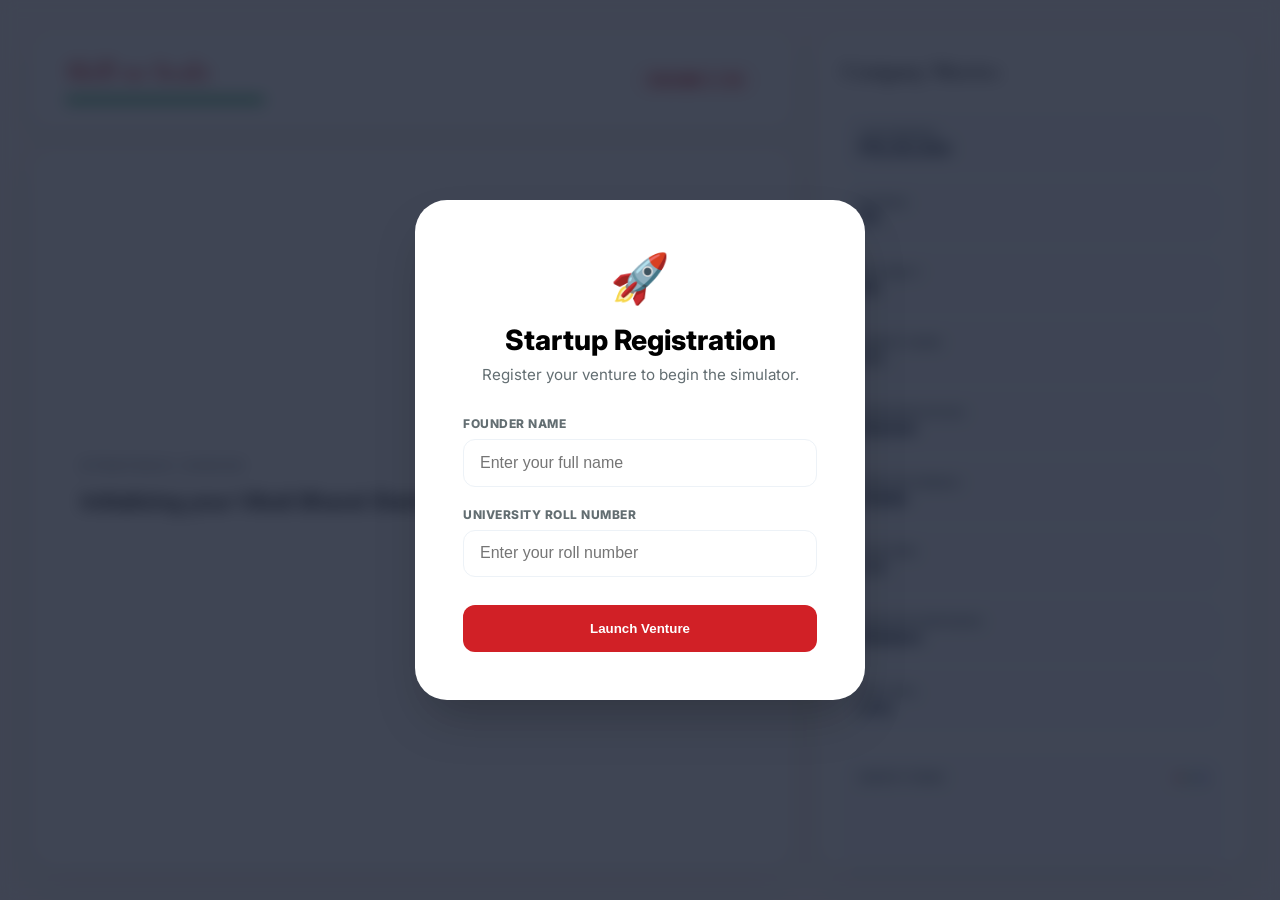
<file: game.html>
<!DOCTYPE html>
<html lang="en">
<head>
    <meta charset="UTF-8">
    <meta name="viewport" content="width=device-width, initial-scale=1.0">
    <meta name="description" content="VIKSIT BHARAT - Skill to Scale Startup Simulator. Experience entrepreneurship through interactive business decisions.">
    <meta name="keywords" content="startup simulator, entrepreneurship, business game, Viksit Bharat, Chitkara University">
    <meta name="author" content="Chitkara University">
    <link rel="icon" href="logo.svg" type="image/svg+xml">
    <title>VIKSIT BHARAT - Skill to Scale | Startup Simulator</title>
    <!-- If using GitHub Pages with a project repository, replace 'repo-name' with your repository name -->
    <!-- <base href="/repo-name/"> -->
    <link rel="stylesheet" href="game.css">
    <link rel="preconnect" href="https://fonts.googleapis.com">
    <link rel="preconnect" href="https://fonts.gstatic.com" crossorigin>
    <link href="https://fonts.googleapis.com/css2?family=Inter:wght@400;500;600;700;800&family=Cormorant+Garamond:wght@600;700&display=swap" rel="stylesheet">
</head>
<body class="game-body">
    <div class="game-container">
        <!-- Main Game Area -->
        <div class="game-main">
            <header class="game-header">
                <div class="header-left">
                    <h1 id="startup-name">Skill to Scale</h1>
                    <div class="timer-bar"><div id="timer-fill" class="timer-fill"></div></div>
                </div>
                <div class="round-indicator">ROUND <span id="current-round">1</span> / 18</div>
            </header>

            <main class="scenario-card">
                <div class="scenario-title" id="scenario-type">Strategic Choice</div>
                <div class="scenario-text" id="scenario-text">
                    Initializing your Viksit Bharat Startup...
                </div>
                
                <div class="options-grid" id="options-container">
                    <!-- Options injected by JS -->
                </div>
            </main>
        </div>

        <!-- Performance Sidebar -->
        <aside class="game-sidebar">
            <h2 class="sidebar-title">Company Metrics</h2>
            
            <div class="metrics-list">
                <div class="metric-item" id="metric-cash">
                    <div class="metric-info">
                        <span class="metric-name">Cash Reserve</span>
                        <span class="metric-value" id="val-cash">₹10,00,000</span>
                    </div>
                    <span class="metric-change" id="change-cash"></span>
                </div>

                <div class="metric-item" id="metric-revenue">
                    <div class="metric-info">
                        <span class="metric-name">Revenue</span>
                        <span class="metric-value" id="val-revenue">₹0</span>
                    </div>
                    <span class="metric-change" id="change-revenue"></span>
                </div>

                <div class="metric-item" id="metric-profit">
                    <div class="metric-info">
                        <span class="metric-name">Net Profit</span>
                        <span class="metric-value" id="val-profit">₹0</span>
                    </div>
                    <span class="metric-change" id="change-profit"></span>
                </div>

                <div class="metric-item" id="metric-market">
                    <div class="metric-info">
                        <span class="metric-name">Market Share</span>
                        <span class="metric-value" id="val-market">5%</span>
                    </div>
                    <span class="metric-change" id="change-market"></span>
                </div>

                <div class="metric-item" id="metric-reputation">
                    <div class="metric-info">
                        <span class="metric-name">Brand Reputation</span>
                        <span class="metric-value" id="val-reputation">Neutral</span>
                    </div>
                    <span class="metric-change" id="change-reputation"></span>
                </div>

                <div class="metric-item" id="metric-morale">
                    <div class="metric-info">
                        <span class="metric-name">Employee Morale</span>
                        <span class="metric-value" id="val-morale">Stable</span>
                    </div>
                    <span class="metric-change" id="change-morale"></span>
                </div>

                <div class="metric-item" id="metric-esg">
                    <div class="metric-info">
                        <span class="metric-name">ESG Score</span>
                        <span class="metric-value" id="val-esg">5.0</span>
                    </div>
                    <span class="metric-change" id="change-esg"></span>
                </div>

                <div class="metric-item" id="metric-investor">
                    <div class="metric-info">
                        <span class="metric-name">Investor Confidence</span>
                        <span class="metric-value" id="val-investor">Medium</span>
                    </div>
                    <span class="metric-change" id="change-investor"></span>
                </div>

                <div class="metric-item" id="metric-risk">
                    <div class="metric-info">
                        <span class="metric-name">Risk Level</span>
                        <span class="metric-value" id="val-risk">Low</span>
                    </div>
                    <span class="metric-change" id="change-risk"></span>
                </div>
            </div>

            <!-- Mini Graph -->
            <div style="margin-top: 0.75rem; padding: 1rem; background: #f8fafc; border-radius: 1rem; border: 1px solid #edf2f7;">
                <div style="display: flex; justify-content: space-between; align-items: center; margin-bottom: 0.5rem;">
                    <span style="font-size: 0.6rem; color: var(--text-muted); text-transform: uppercase; font-weight: 800; letter-spacing: 0.5px;">Growth Trend</span>
                    <div style="display: flex; gap: 6px;">
                        <span style="width: 6px; height: 6px; background: var(--primary-color); border-radius: 50%;" title="Revenue"></span>
                        <span style="width: 6px; height: 6px; background: #27ae60; border-radius: 50%;" title="ESG"></span>
                        <span style="width: 6px; height: 6px; background: #4834d4; border-radius: 50%;" title="Market Share"></span>
                    </div>
                </div>
                <div style="height: 60px; display: flex; align-items: flex-end; gap: 4px;" id="trend-bars">
                    <!-- Bars injected by JS -->
                </div>
            </div>
        </aside>
    </div>

    <!-- Registration Overlay -->
    <div id="registration-overlay" class="result-overlay" style="background: rgba(15, 23, 42, 0.8); backdrop-filter: blur(8px); z-index: 1100; position: fixed; top: 0; left: 0; width: 100%; height: 100%; display: flex; justify-content: center; align-items: center;">
        <div class="overlay-content" style="max-width: 450px;">
            <div style="font-size: 3rem; margin-bottom: 1rem;">🚀</div>
            <h2 class="ranking-title" style="font-size: 1.75rem; margin-bottom: 0.5rem;">Startup Registration</h2>
            <p class="score-summary" style="font-size: 0.95rem; margin-bottom: 2rem;">Register your venture to begin the simulator.</p>
            
            <form id="startup-registration-form" style="text-align: left; display: flex; flex-direction: column; gap: 1.25rem;">
                <div class="input-group">
                    <label for="reg-student-name" style="display: block; font-size: 0.75rem; font-weight: 800; color: var(--text-muted); text-transform: uppercase; margin-bottom: 0.5rem; letter-spacing: 0.5px;">Founder Name</label>
                    <input type="text" id="reg-student-name" required placeholder="Enter your full name" style="width: 100%; padding: 0.85rem 1rem; border-radius: 0.75rem; border: 1px solid #edf2f7; font-size: 1rem; outline: none; transition: border-color 0.2s;">
                </div>
                <div class="input-group">
                    <label for="reg-roll-number" style="display: block; font-size: 0.75rem; font-weight: 800; color: var(--text-muted); text-transform: uppercase; margin-bottom: 0.5rem; letter-spacing: 0.5px;">University Roll Number</label>
                    <input type="text" id="reg-roll-number" required placeholder="Enter your roll number" style="width: 100%; padding: 0.85rem 1rem; border-radius: 0.75rem; border: 1px solid #edf2f7; font-size: 1rem; outline: none; transition: border-color 0.2s;">
                </div>
                <button type="submit" class="btn-primary" style="width: 100%; padding: 1rem; margin-top: 0.5rem;">Launch Venture</button>
            </form>
        </div>
    </div>

    <!-- Feedback Overlay -->
    <div id="feedback-overlay" class="result-overlay" style="background: rgba(15, 23, 42, 0.6); backdrop-filter: blur(4px); z-index: 900; position: fixed; top: 0; left: 0; width: 100%; height: 100%; display: none; justify-content: center; align-items: center;">
        <div class="overlay-content">
            <div id="fb-badge" style="font-size: 3.5rem; margin-bottom: 1rem;">💡</div>
            <h2 id="fb-title" class="ranking-title" style="font-size: 2rem;">Strategic Insight</h2>
            <p id="fb-text" class="score-summary" style="font-size: 1.05rem; margin-bottom: 2rem;">
                Feedback text goes here...
            </p>
            <div id="fb-impact" style="background: #f8fafc; padding: 1.25rem; border-radius: 1rem; margin-bottom: 2rem; text-align: left; font-size: 0.85rem; border: 1px solid #edf2f7;">
                <!-- Impact details -->
            </div>
            <button class="btn-primary" id="fb-continue" style="width: 100%; padding: 1rem; border-radius: 0.75rem;">Proceed to Next Stage</button>
        </div>
    </div>

    <!-- Result Overlay -->
    <div id="result-overlay" class="result-overlay" style="background: rgba(255, 255, 255, 0.98); position: fixed; top: 0; left: 0; width: 100%; height: 100%; display: none; flex-direction: column; justify-content: center; align-items: center; z-index: 1000; padding: 2rem;">
        <div class="overlay-content">
            <div class="ranking-badge" id="res-badge">🦄</div>
            <h2 class="ranking-title" id="res-title">Future Unicorn</h2>
            <p class="score-summary" id="res-summary">
                Summary of your journey...
            </p>
            <div id="res-metrics" class="metric-card-grid">
                <!-- Final metrics summary injected by JS -->
            </div>
            <div style="display: flex; gap: 1rem; justify-content: center; flex-wrap: wrap;">
                <button class="btn-primary" onclick="location.reload()" style="padding: 1rem 2rem; border-radius: 0.75rem; width: auto;">Launch New Venture</button>
                <button class="btn-primary" style="background: #1e293b; padding: 1rem 2rem; border-radius: 0.75rem; width: auto;" onclick="window.location.href='dashboard.html'">Return to Dashboard</button>
            </div>
        </div>
    </div>

    <script src="game.js"></script>
</body>
</html>
</file>
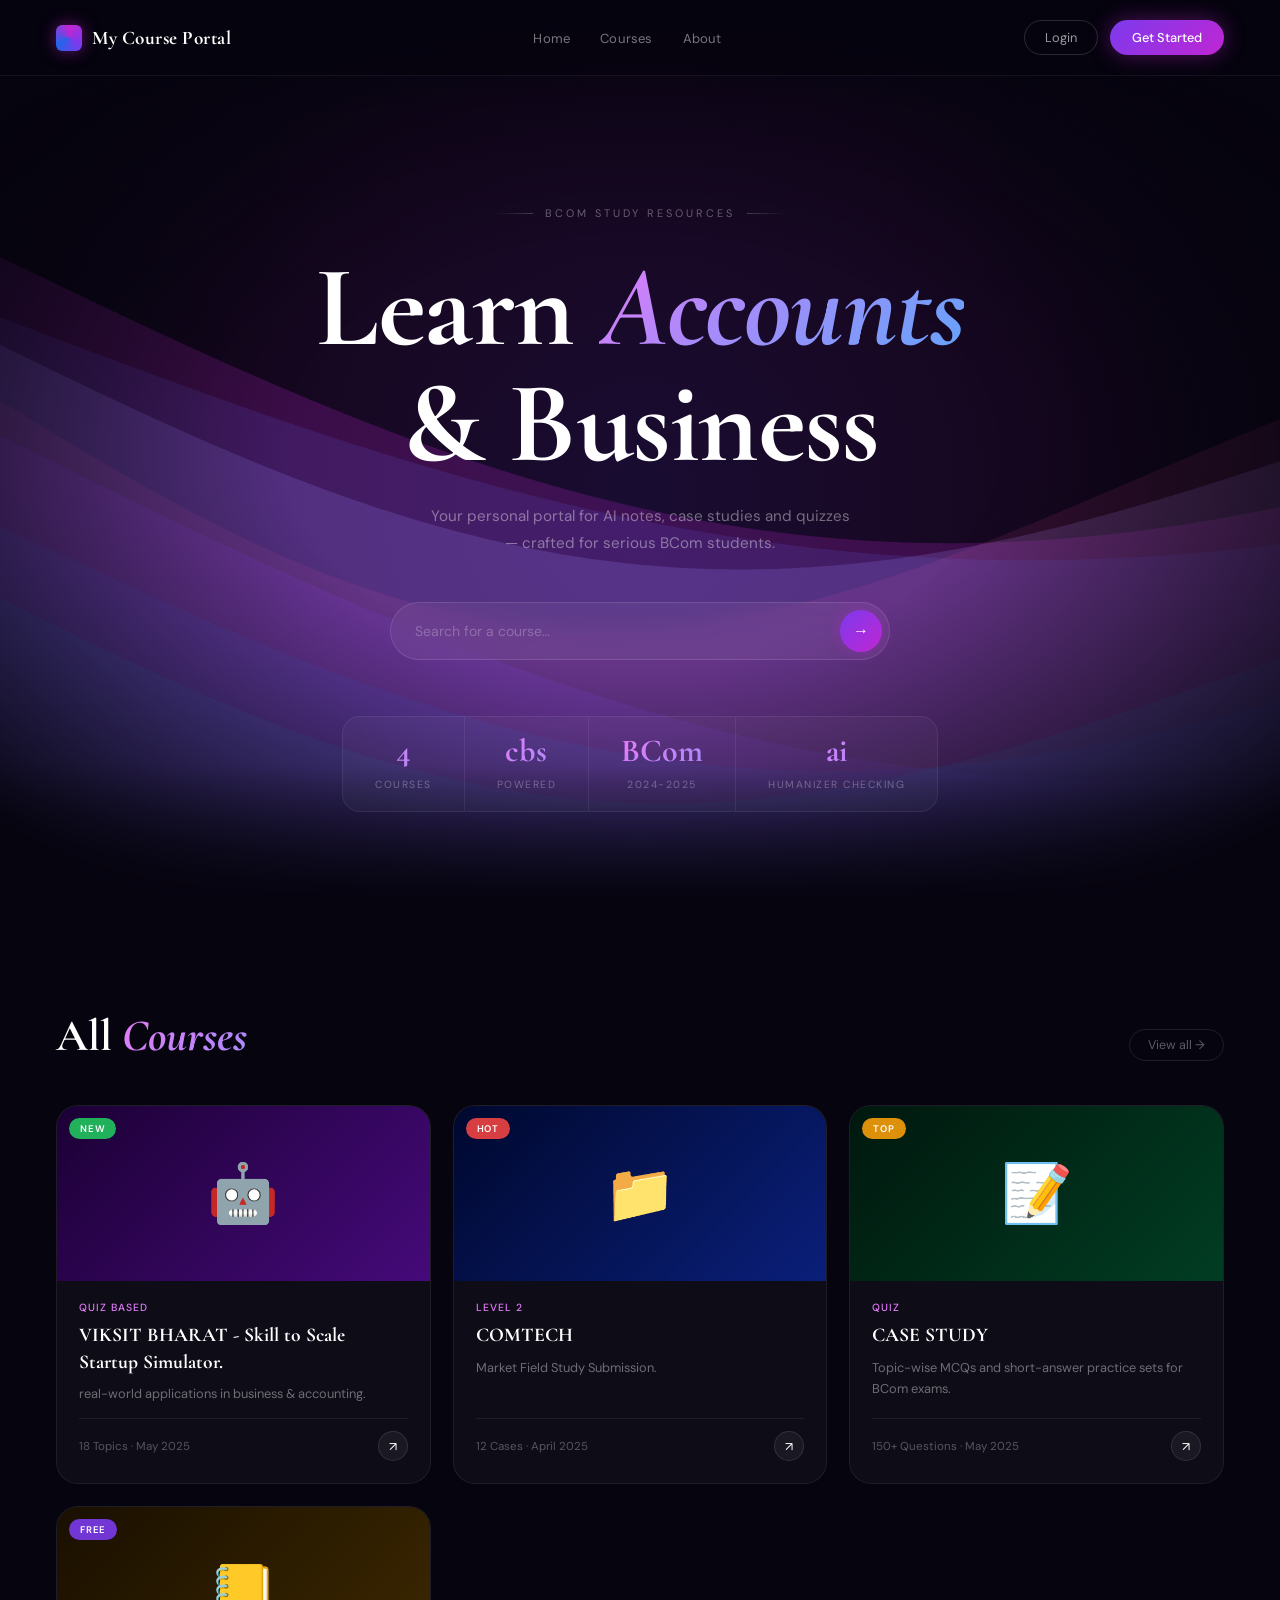
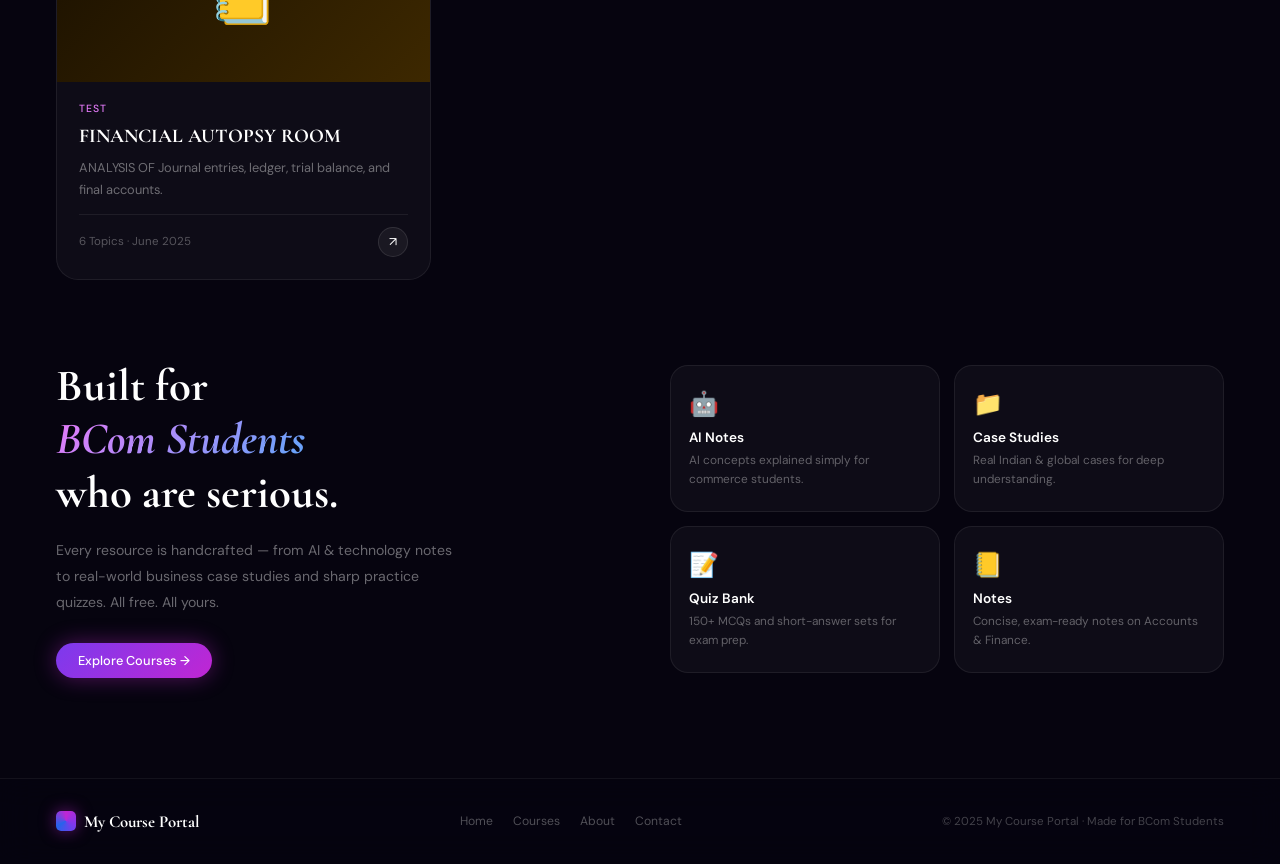
<file: homepage.html>
<!DOCTYPE html>
<html lang="en">
<head>
<meta charset="UTF-8"/>
<meta name="viewport" content="width=device-width,initial-scale=1"/>
<title>My Course Portal</title>
<link href="https://fonts.googleapis.com/css2?family=Cormorant+Garamond:ital,wght@0,600;0,700;1,600;1,700&family=DM+Sans:wght@300;400;500&display=swap" rel="stylesheet"/>
<style>
/* ── RESET ── */
*,*::before,*::after{margin:0;padding:0;box-sizing:border-box}
html{scroll-behavior:smooth}
body{
  font-family:'DM Sans',sans-serif;
  background:#06040f;
  color:#fff;
  overflow-x:hidden;
  min-height:100vh;
}
a{text-decoration:none;color:inherit}
ul{list-style:none}

/* ── CANVAS — pinned behind everything ── */
#bg{
  position:fixed;
  inset:0;
  z-index:0;
  /* canvas fills viewport */
}

/* ── DARK VIGNETTE on top of canvas ── */
#vignette{
  position:fixed;
  inset:0;
  z-index:1;
  pointer-events:none;
  background:
    radial-gradient(ellipse 70% 60% at 50% 50%, transparent 40%, #06040f 100%),
    linear-gradient(to bottom, #06040f 0%, transparent 12%, transparent 85%, #06040f 100%);
}

/* ── ALL UI above canvas ── */
.ui{position:relative;z-index:2}

/* ══════════════════════════════════════
   NAVBAR
══════════════════════════════════════ */
nav{
  position:sticky;top:0;z-index:200;
  display:flex;align-items:center;justify-content:space-between;
  padding:20px 56px;
  background:rgba(6,4,15,0.55);
  backdrop-filter:blur(20px);
  -webkit-backdrop-filter:blur(20px);
  border-bottom:1px solid rgba(255,255,255,0.06);
}
.logo{
  display:flex;align-items:center;gap:10px;
  font-family:'Cormorant Garamond',serif;
  font-size:1.2rem;font-weight:700;letter-spacing:.5px;
}
.logo-gem{
  width:26px;height:26px;
  background:conic-gradient(from 0deg,#c026d3,#7c3aed,#2563eb,#c026d3);
  border-radius:6px;
  box-shadow:0 0 16px rgba(192,38,211,.5);
  animation:gemSpin 8s linear infinite;
}
@keyframes gemSpin{to{filter:hue-rotate(360deg)}}

.nav-mid{display:flex;gap:30px}
.nav-mid a{
  font-size:.82rem;font-weight:400;
  color:rgba(255,255,255,.45);
  transition:color .2s;letter-spacing:.2px;
}
.nav-mid a:hover{color:#fff}
.nav-right{display:flex;gap:12px;align-items:center}
.btn-ghost{
  font-size:.8rem;padding:8px 20px;border-radius:50px;
  border:1px solid rgba(255,255,255,.15);
  color:rgba(255,255,255,.6);
  transition:all .2s;
}
.btn-ghost:hover{color:#fff;border-color:rgba(255,255,255,.4)}
.btn-glow{
  font-size:.8rem;font-weight:500;
  padding:9px 22px;border-radius:50px;
  background:linear-gradient(135deg,#7c3aed,#c026d3);
  color:#fff;
  box-shadow:0 0 22px rgba(192,38,211,.4);
  transition:box-shadow .25s,transform .2s;
}
.btn-glow:hover{box-shadow:0 0 36px rgba(192,38,211,.7);transform:translateY(-1px)}

/* ══════════════════════════════════════
   HERO
══════════════════════════════════════ */
.hero{
  min-height:94vh;
  display:flex;flex-direction:column;
  align-items:center;justify-content:center;
  text-align:center;
  padding:80px 24px 60px;
}
.hero-label{
  font-size:.68rem;letter-spacing:3px;text-transform:uppercase;
  color:rgba(255,255,255,.35);
  display:flex;align-items:center;gap:12px;
  margin-bottom:30px;
  animation:fadeUp .8s .1s ease both;
}
.hero-label::before,.hero-label::after{
  content:'';width:40px;height:1px;
  background:linear-gradient(90deg,transparent,rgba(255,255,255,.2));
}
.hero-label::after{transform:scaleX(-1)}

.hero h1{
  font-family:'Cormorant Garamond',serif;
  font-size:clamp(3.5rem,9vw,7.5rem);
  font-weight:700;line-height:1;
  letter-spacing:-1.5px;
  margin-bottom:22px;
  animation:fadeUp .8s .2s ease both;
}
.hero h1 .grad{
  font-style:italic;
  background:linear-gradient(135deg,#e879f9 0%,#a78bfa 40%,#60a5fa 100%);
  -webkit-background-clip:text;
  -webkit-text-fill-color:transparent;
  background-clip:text;
}

.hero-sub{
  font-size:.95rem;
  color:rgba(255,255,255,.4);
  line-height:1.8;max-width:420px;
  margin:0 auto 44px;
  animation:fadeUp .8s .3s ease both;
}

/* Search */
.search-bar{
  display:flex;align-items:center;
  background:rgba(255,255,255,.05);
  border:1px solid rgba(255,255,255,.12);
  border-radius:50px;
  padding:7px 7px 7px 24px;
  width:min(500px,90vw);
  backdrop-filter:blur(12px);
  margin-bottom:56px;
  transition:border-color .3s,box-shadow .3s;
  animation:fadeUp .8s .4s ease both;
}
.search-bar:focus-within{
  border-color:rgba(167,139,250,.6);
  box-shadow:0 0 0 4px rgba(124,58,237,.15),0 0 40px rgba(167,139,250,.15);
}
.search-bar input{
  flex:1;background:none;border:none;outline:none;
  font-family:'DM Sans',sans-serif;
  font-size:.88rem;color:#fff;
}
.search-bar input::placeholder{color:rgba(255,255,255,.25)}
.search-go{
  width:42px;height:42px;border-radius:50%;border:none;cursor:pointer;
  background:linear-gradient(135deg,#7c3aed,#c026d3);
  color:#fff;font-size:1rem;
  display:flex;align-items:center;justify-content:center;
  box-shadow:0 0 16px rgba(192,38,211,.35);
  transition:transform .2s,box-shadow .2s;
  flex-shrink:0;
}
.search-go:hover{transform:scale(1.1);box-shadow:0 0 28px rgba(192,38,211,.6)}

/* Stats */
.stats{
  display:flex;
  background:rgba(255,255,255,.03);
  border:1px solid rgba(255,255,255,.07);
  border-radius:18px;
  overflow:hidden;
  animation:fadeUp .8s .5s ease both;
}
.stat{
  padding:18px 32px;
  border-right:1px solid rgba(255,255,255,.07);
  text-align:center;
}
.stat:last-child{border:none}
.stat b{
  display:block;
  font-family:'Cormorant Garamond',serif;
  font-size:2rem;font-weight:700;line-height:1;
  margin-bottom:5px;
  background:linear-gradient(135deg,#e879f9,#a78bfa);
  -webkit-background-clip:text;-webkit-text-fill-color:transparent;background-clip:text;
}
.stat span{font-size:.65rem;letter-spacing:1.5px;text-transform:uppercase;color:rgba(255,255,255,.3)}

/* ══════════════════════════════════════
   COURSES
══════════════════════════════════════ */
.courses{
  padding:90px 56px 80px;
  max-width:1280px;margin:0 auto;
}
.sec-head{
  display:flex;align-items:flex-end;justify-content:space-between;
  margin-bottom:44px;flex-wrap:wrap;gap:14px;
}
.sec-head h2{
  font-family:'Cormorant Garamond',serif;
  font-size:clamp(2rem,4vw,2.8rem);
  font-weight:700;line-height:1.1;
}
.sec-head h2 i{
  font-style:italic;
  background:linear-gradient(135deg,#e879f9,#a78bfa);
  -webkit-background-clip:text;-webkit-text-fill-color:transparent;background-clip:text;
}
.sec-link{
  font-size:.78rem;color:rgba(255,255,255,.35);
  border:1px solid rgba(255,255,255,.1);
  padding:7px 18px;border-radius:50px;
  transition:all .2s;
}
.sec-link:hover{color:#fff;border-color:rgba(255,255,255,.3)}

/* GRID */
.cgrid{
  display:grid;
  grid-template-columns:repeat(auto-fill,minmax(290px,1fr));
  gap:22px;
}

/* CARD */
.card{
  background:rgba(255,255,255,.035);
  border:1px solid rgba(255,255,255,.07);
  border-radius:22px;
  overflow:hidden;
  display:flex;flex-direction:column;
  text-decoration:none;color:#fff;
  cursor:pointer;
  transition:
    transform .35s cubic-bezier(.22,.68,0,1.2),
    border-color .3s,
    box-shadow .3s;
  /* stagger set inline via JS */
  opacity:0;
  animation:riseCard .6s ease forwards;
}
@keyframes riseCard{
  from{opacity:0;transform:translateY(28px)}
  to{opacity:1;transform:translateY(0)}
}
.card:hover{
  transform:translateY(-10px) scale(1.015);
  border-color:rgba(167,139,250,.4);
  box-shadow:0 24px 60px rgba(124,58,237,.2),0 0 0 1px rgba(167,139,250,.15);
}

/* Thumb */
.cthumb{
  height:175px;
  display:flex;align-items:center;justify-content:center;
  font-size:3.6rem;
  position:relative;overflow:hidden;
}
/* shimmer sweep on hover */
.cthumb::after{
  content:'';position:absolute;inset:0;
  background:linear-gradient(105deg,transparent 35%,rgba(255,255,255,.08) 50%,transparent 65%);
  transform:translateX(-100%);
  transition:transform .55s ease;
}
.card:hover .cthumb::after{transform:translateX(100%)}

.cbadge{
  position:absolute;top:12px;left:12px;
  font-size:.6rem;font-weight:600;letter-spacing:.8px;text-transform:uppercase;
  padding:4px 11px;border-radius:20px;color:#fff;
}
.bn{background:rgba(34,197,94,.9)}
.bh{background:rgba(239,68,68,.9)}
.bt{background:rgba(245,158,11,.9)}
.bf{background:rgba(124,58,237,.9)}

/* Body */
.cbody{padding:20px 22px 22px;flex:1;display:flex;flex-direction:column}
.ctag{
  font-size:.65rem;font-weight:500;letter-spacing:1px;text-transform:uppercase;
  margin-bottom:8px;
  background:linear-gradient(135deg,#e879f9,#a78bfa);
  -webkit-background-clip:text;-webkit-text-fill-color:transparent;background-clip:text;
}
.ctitle{
  font-family:'Cormorant Garamond',serif;
  font-size:1.22rem;font-weight:700;line-height:1.35;margin-bottom:8px;
}
.cdesc{
  font-size:.8rem;color:rgba(255,255,255,.4);line-height:1.65;flex:1;margin-bottom:14px;
}
.cfoot{
  display:flex;align-items:center;justify-content:space-between;
  padding-top:12px;border-top:1px solid rgba(255,255,255,.07);
}
.cmeta{font-size:.72rem;color:rgba(255,255,255,.3)}
.carrow{
  width:30px;height:30px;border-radius:50%;
  background:rgba(255,255,255,.05);
  border:1px solid rgba(255,255,255,.1);
  display:flex;align-items:center;justify-content:center;
  font-size:.8rem;
  transition:background .25s,transform .25s,border-color .25s;
}
.card:hover .carrow{
  background:linear-gradient(135deg,#7c3aed,#c026d3);
  border-color:transparent;
  transform:rotate(45deg);
}

/* ══════════════════════════════════════
   INFO SECTION
══════════════════════════════════════ */
.info{
  max-width:1280px;margin:0 auto;
  padding:0 56px 100px;
  display:flex;gap:60px;align-items:center;flex-wrap:wrap;
}
.info-left{flex:1;min-width:280px}
.info-left h2{
  font-family:'Cormorant Garamond',serif;
  font-size:clamp(2rem,3.5vw,2.8rem);
  font-weight:700;line-height:1.2;margin-bottom:16px;
}
.info-left h2 i{
  font-style:italic;
  background:linear-gradient(135deg,#e879f9,#60a5fa);
  -webkit-background-clip:text;-webkit-text-fill-color:transparent;background-clip:text;
}
.info-left p{
  font-size:.88rem;color:rgba(255,255,255,.4);
  line-height:1.85;max-width:400px;margin-bottom:28px;
}
.info-right{
  flex:1;min-width:260px;
  display:grid;grid-template-columns:1fr 1fr;gap:14px;
}
.icard{
  background:rgba(255,255,255,.035);
  border:1px solid rgba(255,255,255,.07);
  border-radius:18px;padding:22px 18px;
  transition:border-color .25s,transform .25s;
}
.icard:hover{border-color:rgba(167,139,250,.35);transform:translateY(-4px)}
.iicon{font-size:1.5rem;margin-bottom:10px}
.ititle{font-size:.85rem;font-weight:600;margin-bottom:5px}
.idesc{font-size:.74rem;color:rgba(255,255,255,.35);line-height:1.6}

/* ══════════════════════════════════════
   FOOTER
══════════════════════════════════════ */
footer{
  border-top:1px solid rgba(255,255,255,.06);
  padding:32px 56px;
  display:flex;align-items:center;justify-content:space-between;
  flex-wrap:wrap;gap:14px;
  background:rgba(6,4,15,.6);
  backdrop-filter:blur(16px);
}
.flogo{
  display:flex;align-items:center;gap:8px;
  font-family:'Cormorant Garamond',serif;
  font-size:1.05rem;font-weight:700;
}
.flogo .logo-gem{width:20px;height:20px;border-radius:5px}
.flinks{display:flex;gap:20px}
.flinks a{font-size:.76rem;color:rgba(255,255,255,.3);transition:color .2s}
.flinks a:hover{color:#fff}
.fcopy{font-size:.72rem;color:rgba(255,255,255,.25)}

/* ── Animations ── */
@keyframes fadeUp{
  from{opacity:0;transform:translateY(18px)}
  to{opacity:1;transform:translateY(0)}
}

/* ── Responsive ── */
@media(max-width:780px){
  nav{padding:16px 20px}
  .nav-mid{display:none}
  .hero{padding:70px 20px 50px}
  .stats .stat{padding:14px 20px}
  .courses,.info{padding-left:20px;padding-right:20px}
  .info{gap:40px}
  .info-right{grid-template-columns:1fr}
  footer{padding:24px 20px;flex-direction:column;align-items:flex-start}
}
</style>
</head>
<body>

<!-- CANVAS -->
<canvas id="bg"></canvas>
<div id="vignette"></div>

<div class="ui">

<!-- ── NAVBAR ── -->
<nav>
  <div class="logo">
    <div class="logo-gem"></div>
    My Course Portal
  </div>
  <ul class="nav-mid">
    <li><a href="#">Home</a></li>
    <li><a href="#courses">Courses</a></li>
    <li><a href="#about">About</a></li>
  </ul>
  <div class="nav-right">
    <a class="btn-ghost" href="#">Login</a>
    <a class="btn-glow" href="#">Get Started</a>
  </div>
</nav>

<!-- ── HERO ── -->
<section class="hero">
  <div class="hero-label">BCom Study Resources</div>
  <h1>Learn <span class="grad">Accounts</span><br/>&amp; Business</h1>
  <p class="hero-sub">Your personal portal for AI notes, case studies and quizzes — crafted for serious BCom students.</p>

  <div class="search-bar">
    <input id="sinput" type="text" placeholder="Search for a course…" onkeydown="if(event.key==='Enter')doSearch()"/>
    <button class="search-go" onclick="doSearch()">→</button>
  </div>

  <div class="stats">
    <div class="stat"><b id="cnt">0</b><span>Courses</span></div>
    <div class="stat"><b>cbs</b><span>Powered</span></div>
    <div class="stat"><b>BCom</b><span>2024-2025</span></div>
    <div class="stat"><b>ai</b><span>Humanizer checking</span></div>
  </div>
</section>

<!-- ── COURSES ── -->
<section class="courses" id="courses">
  <div class="sec-head">
    <h2>All <i>Courses</i></h2>
    <a class="sec-link" href="#">View all →</a>
  </div>
  <div class="cgrid" id="grid"></div>
</section>

<!-- ── INFO ── -->
<section class="info" id="about">
  <div class="info-left">
    <h2>Built for<br/><i>BCom Students</i><br/>who are serious.</h2>
    <p>Every resource is handcrafted — from AI & technology notes to real-world business case studies and sharp practice quizzes. All free. All yours.</p>
    <a class="btn-glow" href="#courses" style="display:inline-block">Explore Courses →</a>
  </div>
  <div class="info-right">
    <div class="icard"><div class="iicon">🤖</div><div class="ititle">AI Notes</div><div class="idesc">AI concepts explained simply for commerce students.</div></div>
    <div class="icard"><div class="iicon">📁</div><div class="ititle">Case Studies</div><div class="idesc">Real Indian & global cases for deep understanding.</div></div>
    <div class="icard"><div class="iicon">📝</div><div class="ititle">Quiz Bank</div><div class="idesc">150+ MCQs and short-answer sets for exam prep.</div></div>
    <div class="icard"><div class="iicon">📒</div><div class="ititle">Notes</div><div class="idesc">Concise, exam-ready notes on Accounts & Finance.</div></div>
  </div>
</section>

<!-- ── FOOTER ── -->
<footer>
  <div class="flogo"><div class="logo-gem"></div> My Course Portal</div>
  <div class="flinks">
    <a href="#">Home</a><a href="#courses">Courses</a><a href="#about">About</a><a href="#">Contact</a>
  </div>
  <div class="fcopy">© 2025 My Course Portal · Made for BCom Students</div>
</footer>

</div><!-- end .ui -->



</body>
<script src="main.js"></script>
</html>
</file>
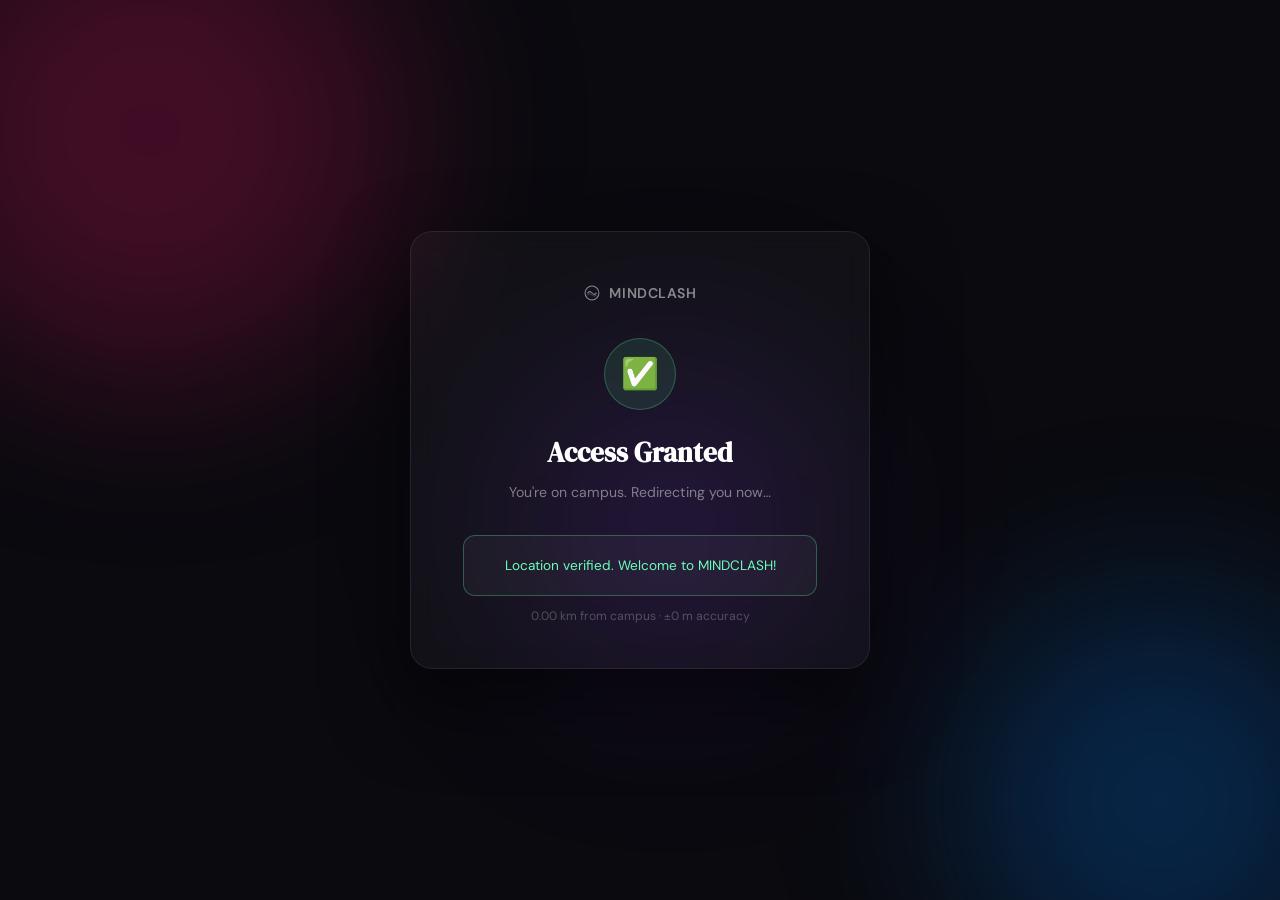
<file: location_tester.html>
<!DOCTYPE html>
<html lang="en">
<head>
  <meta charset="UTF-8" />
  <meta name="viewport" content="width=device-width, initial-scale=1.0" />
  <title>MINDCLASH — Verifying Location</title>
  <link rel="preconnect" href="https://fonts.googleapis.com" />
  <link rel="preconnect" href="https://fonts.gstatic.com" crossorigin />
  <link href="https://fonts.googleapis.com/css2?family=DM+Serif+Display&family=DM+Sans:wght@300;400;500;600&display=swap" rel="stylesheet" />
  <style>
    *, *::before, *::after { box-sizing: border-box; margin: 0; padding: 0; }

    html, body {
      height: 100%;
      background: #0a0a0f;
      display: grid;
      place-items: center;
      font-family: 'DM Sans', sans-serif;
    }

    /* ── background orbs matching login page ── */
    .bg {
      position: fixed; inset: 0; overflow: hidden; z-index: 0; pointer-events: none;
    }
    .bg-orb {
      position: absolute; border-radius: 50%; filter: blur(90px);
      animation: pulse 8s ease-in-out infinite alternate;
    }
    .bg-orb-1 { width: 500px; height: 500px; top: -120px; left: -100px; background: rgba(192,22,90,.3); }
    .bg-orb-2 { width: 400px; height: 400px; bottom: -100px; right: -80px; background: rgba(0,102,204,.3); }
    .bg-orb-3 { width: 320px; height: 320px; top: 40%; left: 40%; background: rgba(100,30,200,.2); }
    @keyframes pulse {
      from { opacity:.6; transform: scale(1); }
      to   { opacity:1;  transform: scale(1.1); }
    }

    /* ── card ── */
    .card {
      position: relative; z-index: 1;
      background: rgba(255,255,255,.035);
      border: 1px solid rgba(255,255,255,.08);
      border-radius: 22px;
      padding: 52px 52px 44px;
      width: min(460px, 92vw);
      text-align: center;
      box-shadow: 0 32px 80px rgba(0,0,0,.6);
      backdrop-filter: blur(12px);
    }

    /* brand */
    .brand {
      display: inline-flex; align-items: center; gap: 8px;
      font-size: .88rem; font-weight: 600; color: rgba(255,255,255,.5);
      letter-spacing: .04em; margin-bottom: 36px;
    }

    /* icon ring */
    .icon-ring {
      width: 72px; height: 72px; border-radius: 50%; margin: 0 auto 24px;
      display: grid; place-items: center;
      background: rgba(255,255,255,.06);
      border: 1.5px solid rgba(255,255,255,.1);
      font-size: 1.9rem;
      transition: background .4s;
    }
    .icon-ring.granted { background: rgba(80,220,140,.12); border-color: rgba(80,220,140,.3); }
    .icon-ring.denied  { background: rgba(220,60,60,.12);  border-color: rgba(220,60,60,.3);  }

    h2 {
      font-family: 'DM Serif Display', serif;
      font-size: 1.7rem; color: #fff; margin-bottom: 10px;
    }
    .subtitle {
      font-size: .88rem; color: rgba(255,255,255,.45); margin-bottom: 32px; line-height: 1.6;
    }

    /* status box */
    .status-box {
      background: rgba(255,255,255,.04);
      border: 1px solid rgba(255,255,255,.08);
      border-radius: 12px;
      padding: 18px 20px;
      font-size: .85rem;
      color: rgba(255,255,255,.6);
      line-height: 1.7;
      min-height: 60px;
      transition: border-color .4s;
    }
    .status-box.granted { border-color: rgba(80,220,140,.35); color: #6bffb8; }
    .status-box.denied  { border-color: rgba(220,80,80,.35);  color: #ff8080; }
    .status-box.loading { color: #f0c060; }

    /* spinner */
    .spinner {
      display: inline-block; width: 16px; height: 16px;
      border: 2px solid rgba(255,255,255,.15);
      border-top-color: #f0c060;
      border-radius: 50%;
      animation: spin .7s linear infinite;
      vertical-align: middle; margin-right: 8px;
    }
    @keyframes spin { to { transform: rotate(360deg); } }

    /* detail line */
    .detail {
      margin-top: 12px; font-size: .76rem; color: rgba(255,255,255,.25);
    }

    /* button */
    .btn {
      margin-top: 24px; width: 100%;
      padding: 13px; background: #fff; color: #111;
      border: none; border-radius: 10px;
      font-size: .88rem; font-weight: 600; font-family: inherit;
      cursor: pointer; transition: background .2s, transform .1s;
      display: none;
    }
    .btn:hover  { background: #e8e8e8; }
    .btn:active { transform: scale(.98); }
    .btn.visible { display: block; }

    .btn-secondary {
      margin-top: 10px; width: 100%;
      padding: 11px; background: transparent; color: rgba(255,255,255,.4);
      border: 1px solid rgba(255,255,255,.1); border-radius: 10px;
      font-size: .82rem; font-family: inherit; cursor: pointer;
      transition: border-color .2s, color .2s;
      display: none;
    }
    .btn-secondary:hover { border-color: rgba(255,255,255,.3); color: rgba(255,255,255,.7); }
    .btn-secondary.visible { display: block; }

    /* user chip */
    .user-chip {
      display: inline-flex; align-items: center; gap: 6px;
      background: rgba(255,255,255,.06); border: 1px solid rgba(255,255,255,.1);
      border-radius: 20px; padding: 5px 14px; font-size: .78rem;
      color: rgba(255,255,255,.5); margin-bottom: 20px;
    }
  </style>
</head>
<body>

<div class="bg">
  <div class="bg-orb bg-orb-1"></div>
  <div class="bg-orb bg-orb-2"></div>
  <div class="bg-orb bg-orb-3"></div>
</div>

<div class="card">

  <!-- Brand -->
  <div class="brand">
    <svg width="18" height="18" viewBox="0 0 26 26" fill="none">
      <path d="M3 13C3 7.477 7.477 3 13 3s10 4.477 10 10-4.477 10-10 10S3 18.523 3 13Z" stroke="currentColor" stroke-width="1.5"/>
      <path d="M7 13q2-4 6 0t6 0" stroke="currentColor" stroke-width="1.5" stroke-linecap="round"/>
      <path d="M7 16q2-3 6 0t6 0" stroke="currentColor" stroke-width="1.5" stroke-linecap="round" stroke-opacity=".4"/>
    </svg>
    MINDCLASH
  </div>

  <!-- User chip — filled by JS -->
  <div class="user-chip" id="userChip" style="display:none">
    <svg width="12" height="12" viewBox="0 0 24 24" fill="none" stroke="currentColor" stroke-width="2"><circle cx="12" cy="8" r="4"/><path d="M4 20c0-4 3.6-7 8-7s8 3 8 7"/></svg>
    <span id="userChipText"></span>
  </div>

  <!-- Icon -->
  <div class="icon-ring" id="iconRing">📍</div>

  <h2 id="cardTitle">Verifying Location</h2>
  <p class="subtitle" id="cardSub">Please allow location access.<br>Access is restricted to Chitkara University campus.</p>

  <!-- Status -->
  <div class="status-box loading" id="statusBox">
    Waiting for your permission…
  </div>
  <div class="detail" id="detail"></div>

  <!-- Actions -->
  <button class="btn" id="btnPrimary"></button>
  <button class="btn-secondary" id="btnSecondary" onclick="goBackToLogin()">← Back to Login</button>

</div>

<script>
  // ═══════════════════════════════════════════════════════════
  //  CONFIG
  // ═══════════════════════════════════════════════════════════

  // ⚠️  Paste your Google Apps Script Web App URL (same one used in auth.js)
  const SHEET_ENDPOINT = 'https://script.google.com/macros/s/AKfycbzF41Fq9vgSqu60c4y9qarGYSNUdXL45FjZNN8mBqg6eK_rgWb14bNh3tL4oOhUYvBM/exec';
//on off switch
  // Toggle for testing: set to 'true' to skip verification and redirect instantly
  const SKIP_LOCATION_CHECK = true; 

  // Chitkara University Punjab
  const ALLOWED_LAT       = 30.5167;
  const ALLOWED_LON       = 76.6590;
  const ALLOWED_RADIUS_KM = 2.5;

  // ⚠️  Change to your actual dashboard / homepage path
  const DASHBOARD_URL = 'homepage.html'; // changed from dashboard.html

  // ═══════════════════════════════════════════════════════════
  //  READ LOGGED-IN USER from sessionStorage (set by auth.js)
  // ═══════════════════════════════════════════════════════════
  let currentUser = { name: 'Unknown', roll: 'Unknown' };

  try {
    const pending = JSON.parse(sessionStorage.getItem('mindclash_pending') || 'null');
    const session = JSON.parse(sessionStorage.getItem('mindclash_session') || 'null');
    const src     = pending || session;
    if (src) {
      currentUser.name = src.name || src.name || 'Unknown';
      currentUser.roll = src.roll || 'Unknown';
      // Show user chip
      document.getElementById('userChipText').textContent = `${currentUser.name} · ${currentUser.roll}`;
      document.getElementById('userChip').style.display = 'inline-flex';
    }
  } catch (_) {}

  // ═══════════════════════════════════════════════════════════
  //  HAVERSINE
  // ═══════════════════════════════════════════════════════════
  function getDistance(lat1, lon1, lat2, lon2) {
    const R    = 6371;
    const dLat = (lat2 - lat1) * Math.PI / 180;
    const dLon = (lon2 - lon1) * Math.PI / 180;
    const a    =
      Math.sin(dLat / 2) ** 2 +
      Math.cos(lat1 * Math.PI / 180) * Math.cos(lat2 * Math.PI / 180) *
      Math.sin(dLon / 2) ** 2;
    return R * 2 * Math.atan2(Math.sqrt(a), Math.sqrt(1 - a));
  }

  // ═══════════════════════════════════════════════════════════
  //  UI HELPERS
  // ═══════════════════════════════════════════════════════════
  function setStatus(html, type) {
    const box = document.getElementById('statusBox');
    box.innerHTML  = html;
    box.className  = 'status-box ' + (type || '');
  }
  function setDetail(txt) {
    document.getElementById('detail').textContent = txt;
  }
  function showPrimaryBtn(label, fn) {
    const b = document.getElementById('btnPrimary');
    b.textContent  = label;
    b.onclick      = fn;
    b.classList.add('visible');
  }
  function showSecondaryBtn() {
    document.getElementById('btnSecondary').classList.add('visible');
  }
  function setIcon(emoji, type) {
    const r = document.getElementById('iconRing');
    r.textContent = emoji;
    r.className   = 'icon-ring ' + (type || '');
  }

  // ═══════════════════════════════════════════════════════════
  //  SHEET LOGGER  (GET params — no CORS preflight)
  //
  //  Writes to a tab called "AccessDenied" in your Sheet.
  //  Columns: Timestamp | Name | Roll Number | Latitude |
  //           Longitude | Distance | IP Address
  //
  //  Apps Script (add this inside your existing doGet):
  //
  //  if (e.parameter.sheet === 'AccessDenied') {
  //    var dSheet = ss.getSheetByName('AccessDenied')
  //                 || ss.insertSheet('AccessDenied');
  //    dSheet.appendRow([
  //      e.parameter.timestamp,
  //      e.parameter.name,
  //      e.parameter.rollNumber,
  //      e.parameter.latitude,
  //      e.parameter.longitude,
  //      e.parameter.distance,
  //      e.parameter.ip
  //    ]);
  //  }
  // ═══════════════════════════════════════════════════════════
  function logDeniedToSheet({ lat, lon, dist, ip }) {
    if (!SHEET_ENDPOINT || SHEET_ENDPOINT.startsWith('YOUR_')) {
      console.warn('⚠️  Set SHEET_ENDPOINT in location_tester.html');
      return;
    }
    const params = new URLSearchParams({
      sheet:      'AccessDenied',
      timestamp:  new Date().toLocaleString('en-IN', { timeZone: 'Asia/Kolkata' }),
      name:       currentUser.name,
      rollNumber: currentUser.roll,
      latitude:   lat.toFixed(6),
      longitude:  lon.toFixed(6),
      distance:   dist.toFixed(3) + ' km',
      ip:         ip || '—',
    });
    fetch(SHEET_ENDPOINT + '?' + params.toString(), { method: 'GET', mode: 'no-cors' })
      .then(() => console.log('✅ Denied access logged for', currentUser.name))
      .catch(err => console.error('❌ Sheet log failed:', err));
  }

  function fetchIPThenLog(lat, lon, dist) {
    fetch('https://api.ipify.org?format=json')
      .then(r  => r.json())
      .then(d  => logDeniedToSheet({ lat, lon, dist, ip: d.ip }))
      .catch(() => logDeniedToSheet({ lat, lon, dist, ip: 'unknown' }));
  }

  // ═══════════════════════════════════════════════════════════
  //  LOCATION CHECK — runs automatically on page load
  // ═══════════════════════════════════════════════════════════
  function startLocationCheck() {
    if (SKIP_LOCATION_CHECK) { onSuccess({ coords: { latitude: ALLOWED_LAT, longitude: ALLOWED_LON, accuracy: 0 } }); return; }
    if (!navigator.geolocation) {
      setIcon('⚠️');
      document.getElementById('cardTitle').textContent = 'Not Supported';
      setStatus('Geolocation is not supported by your browser.', 'denied');
      showSecondaryBtn();
      return;
    }

    setStatus('<span class="spinner"></span> Getting your location…', 'loading');
    document.getElementById('cardTitle').textContent = 'Verifying Location';

    navigator.geolocation.getCurrentPosition(
      onSuccess,
      onError,
      { enableHighAccuracy: true, timeout: 12000 }
    );
  }

  function onSuccess(pos) {
    const { latitude: lat, longitude: lon, accuracy } = pos.coords;
    const dist = getDistance(lat, lon, ALLOWED_LAT, ALLOWED_LON);

    if (dist <= ALLOWED_RADIUS_KM) {
      // ── GRANTED ─────────────────────────────────────────────
      setIcon('✅', 'granted');
      document.getElementById('cardTitle').textContent = 'Access Granted';
      document.getElementById('cardSub').textContent   = 'You\'re on campus. Redirecting you now…';
      setStatus('Location verified. Welcome to MINDCLASH!', 'granted');
      setDetail(`${dist.toFixed(2)} km from campus · ±${Math.round(accuracy)} m accuracy`);
      // Clear pending, keep session
      sessionStorage.removeItem('mindclash_pending');
      setTimeout(() => { window.location.href = DASHBOARD_URL; }, 1500);

    } else {
      // ── DENIED ──────────────────────────────────────────────
      setIcon('🚫', 'denied');
      document.getElementById('cardTitle').textContent = 'Access Denied';
      document.getElementById('cardSub').textContent   = 'You must be on Chitkara University campus to access MINDCLASH.';
      setStatus(
        `You are <strong>${dist.toFixed(2)} km</strong> away from the allowed campus area.`,
        'denied'
      );
      setDetail(`Your coordinates: ${lat.toFixed(5)}, ${lon.toFixed(5)}`);
      showPrimaryBtn('Try Again', startLocationCheck);
      showSecondaryBtn();

      // Log to Sheet with name + roll
      fetchIPThenLog(lat, lon, dist);
    }
  }

  function onError(err) {
    const msgs = {
      1: 'Location permission was denied. Please enable it in your browser settings and try again.',
      2: 'Your location could not be determined. Check your GPS or network.',
      3: 'Location request timed out. Please try again.',
    };
    setIcon('⚠️');
    document.getElementById('cardTitle').textContent = 'Location Error';
    setStatus(msgs[err.code] || 'Unable to retrieve your location.', 'denied');
    showPrimaryBtn('Try Again', startLocationCheck);
    showSecondaryBtn();
  }

  function goBackToLogin() {
    sessionStorage.removeItem('mindclash_pending');
    sessionStorage.removeItem('mindclash_session');
    window.location.href = 'index.html';
  }

  // ── Auto-start on load ────────────────────────────────────
  window.addEventListener('load', startLocationCheck);
</script>
</body>
</html>
</file>
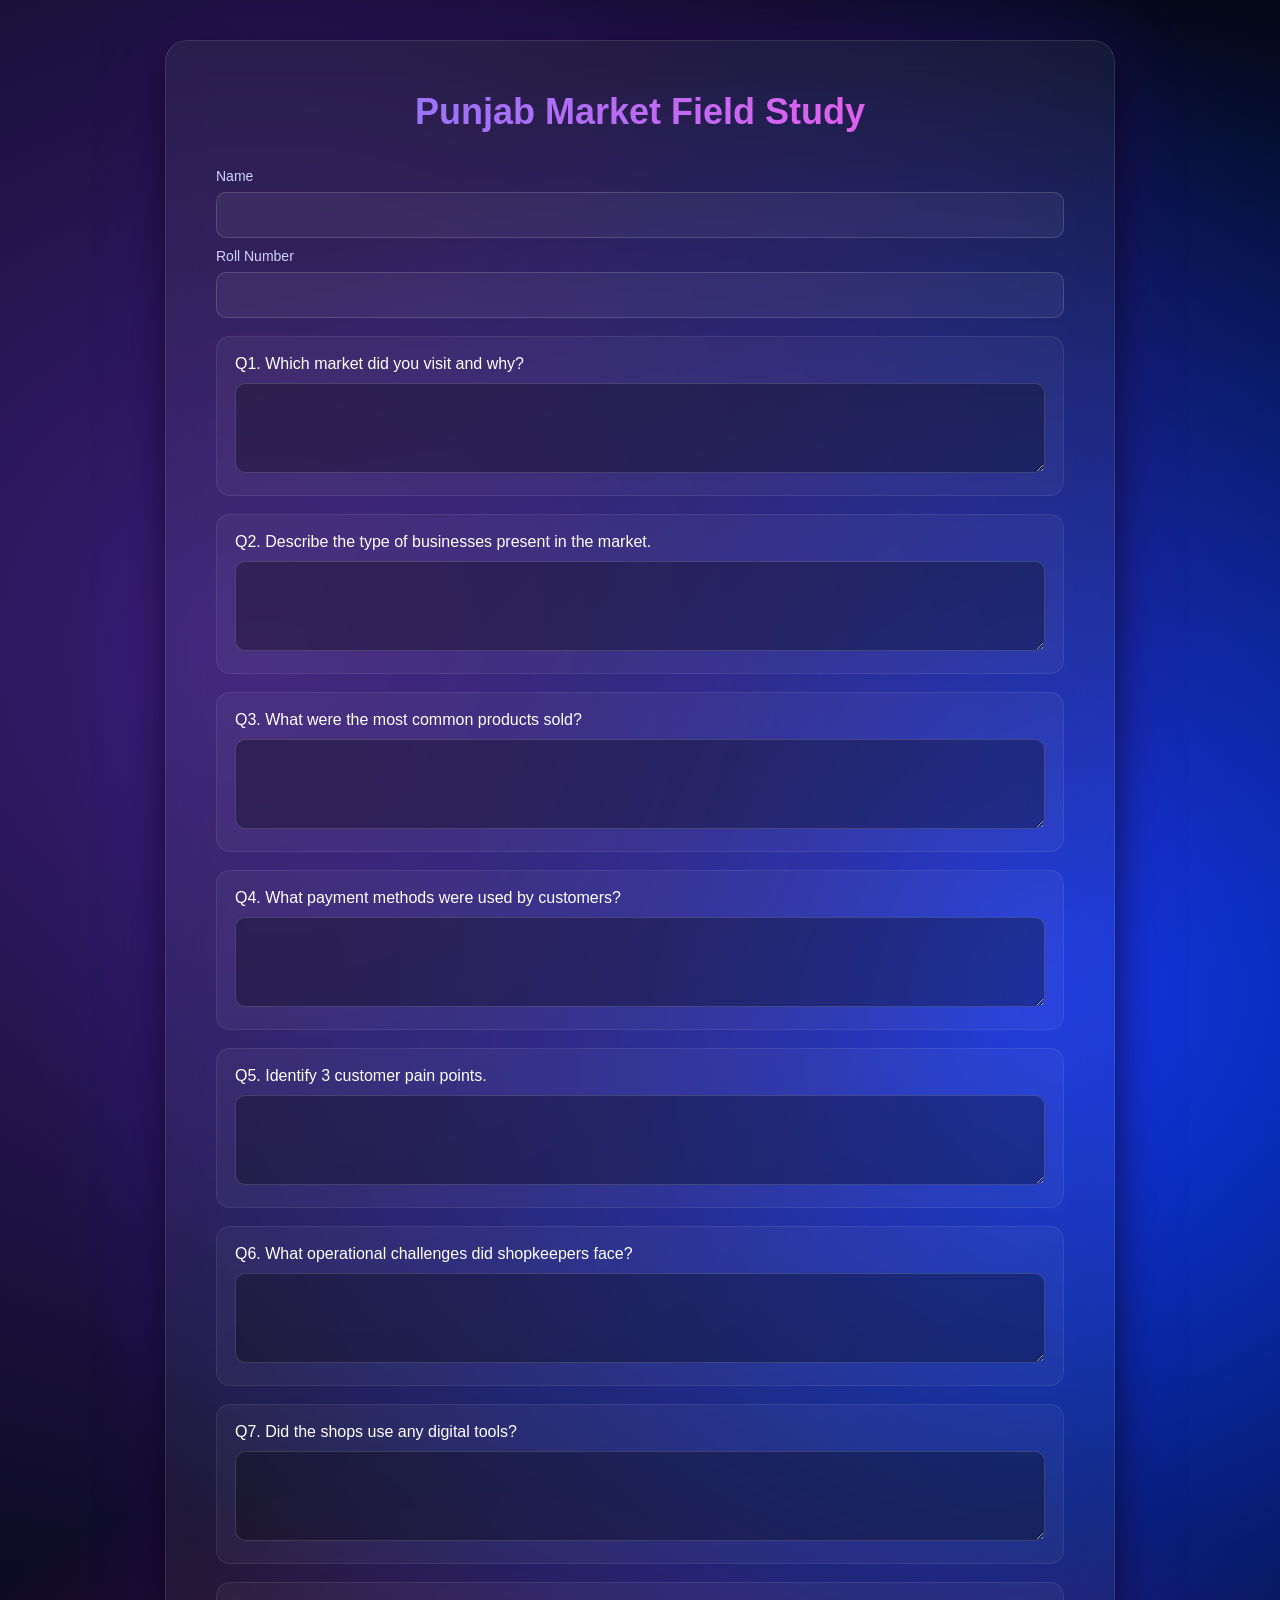
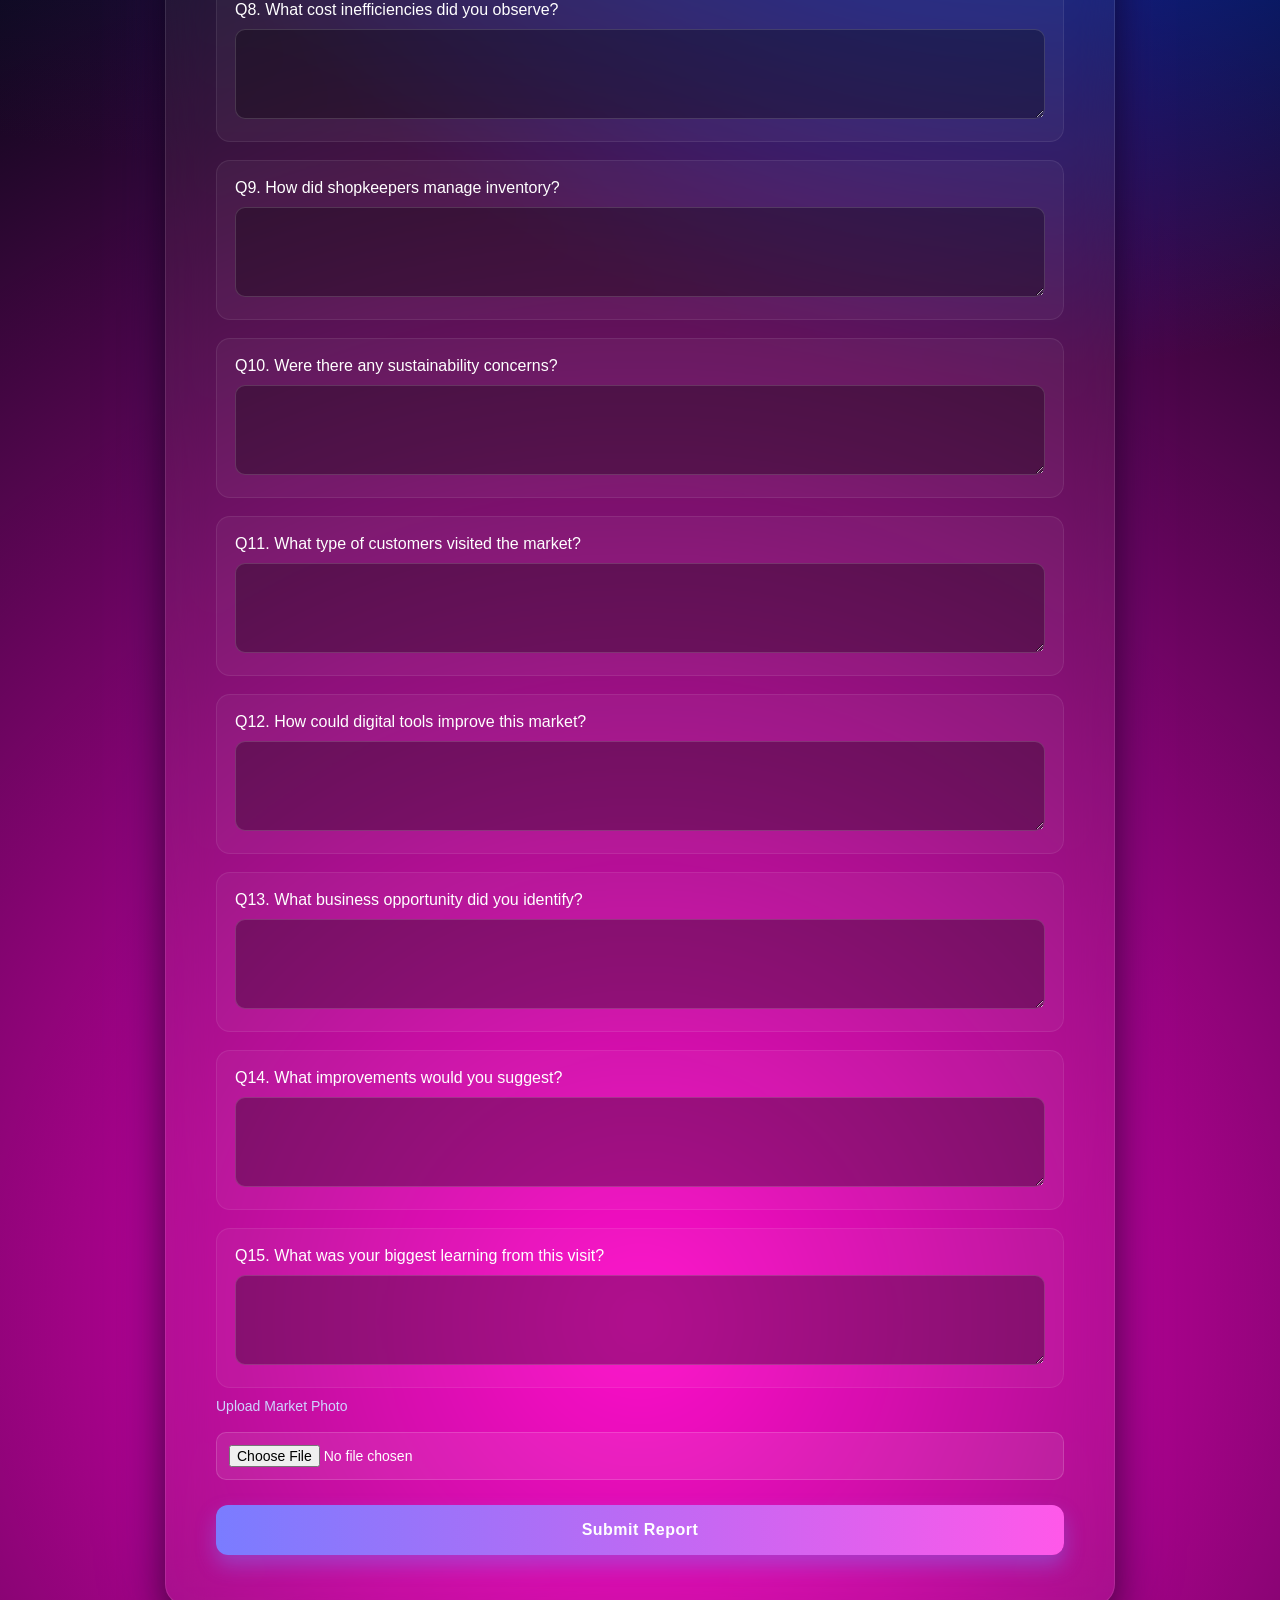
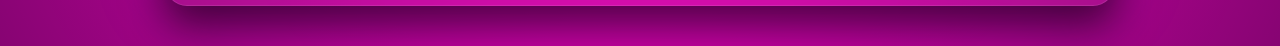
<file: test1.html>
<!DOCTYPE html>
<html>
<head>
<title>Market Field Study Submission</title>

<style>

*{
margin:0;
padding:0;
box-sizing:border-box;
font-family: 'Inter',sans-serif;
}

body{
background:
radial-gradient(circle at 20% 20%,#3b1d77,transparent 40%),
radial-gradient(circle at 80% 30%,#0b3cff,transparent 40%),
radial-gradient(circle at 50% 90%,#ff00c8,transparent 50%),
#050816;

color:white;
min-height:100vh;
display:flex;
justify-content:center;
align-items:center;
padding:40px;
}

.container{

width:950px;
max-width:95%;

background:rgba(255,255,255,0.05);
backdrop-filter: blur(20px);

border-radius:22px;

padding:50px;

border:1px solid rgba(255,255,255,0.1);

box-shadow:
0 20px 40px rgba(0,0,0,0.6),
0 0 80px rgba(120,0,255,0.15);

}

h1{
text-align:center;
font-size:36px;
font-weight:600;
margin-bottom:35px;

background:linear-gradient(90deg,#7a7cff,#ff58e9);
	-webkit-background-clip:text;
	background-clip:text;
-webkit-text-fill-color:transparent;
}

label{
font-size:14px;
color:#cfd4ff;
display:block;
margin-top:10px;
margin-bottom:8px;
}

input{
width:100%;
padding:14px 16px;

border-radius:10px;

border:1px solid rgba(255,255,255,0.15);

background:rgba(255,255,255,0.05);

color:white;

font-size:14px;

transition:all .25s ease;
}

input:focus{

outline:none;

border-color:#7c6cff;

box-shadow:0 0 10px rgba(124,108,255,0.5);

background:rgba(255,255,255,0.08);

}

.question{

margin-top:18px;
padding:18px;

border-radius:14px;

background:rgba(255,255,255,0.04);

border:1px solid rgba(255,255,255,0.08);

transition:.3s;
}

.question:hover{

border-color:#7c6cff;

background:rgba(255,255,255,0.06);

}

textarea{

width:100%;
margin-top:10px;

padding:14px;

border-radius:10px;

border:1px solid rgba(255,255,255,0.15);

background:rgba(0,0,0,0.3);

color:white;

font-size:14px;

resize:vertical;

min-height:90px;

transition:.25s;

}

textarea:focus{

outline:none;

border-color:#ff58e9;

box-shadow:0 0 10px rgba(255,88,233,.4);

}

input[type=file]{

background:rgba(255,255,255,0.08);

padding:12px;

margin-top:10px;

cursor:pointer;

}

button{

width:100%;

margin-top:25px;

padding:16px;

border:none;

border-radius:12px;

font-size:16px;

font-weight:600;

letter-spacing:.5px;

cursor:pointer;

background:linear-gradient(90deg,#7a7cff,#ff58e9);

color:white;

transition:.3s;

box-shadow:
0 10px 20px rgba(122,124,255,.4);

}

button:hover{

transform:translateY(-2px);

box-shadow:
0 15px 35px rgba(255,88,233,.5);

}

button:active{

transform:scale(.97);

}

@media(max-width:700px){

.container{
padding:30px;
}

h1{
font-size:26px;
}

}

</style>
</head>

<body>

<div class="container">

<h1>Punjab Market Field Study</h1>

<label>Name</label>
<input id="name">

<label>Roll Number</label>
<input id="roll">

<div class="question">
Q1. Which market did you visit and why?
<textarea id="q1"></textarea>
</div>

<div class="question">
Q2. Describe the type of businesses present in the market.
<textarea id="q2"></textarea>
</div>

<div class="question">
Q3. What were the most common products sold?
<textarea id="q3"></textarea>
</div>

<div class="question">
Q4. What payment methods were used by customers?
<textarea id="q4"></textarea>
</div>

<div class="question">
Q5. Identify 3 customer pain points.
<textarea id="q5"></textarea>
</div>

<div class="question">
Q6. What operational challenges did shopkeepers face?
<textarea id="q6"></textarea>
</div>

<div class="question">
Q7. Did the shops use any digital tools?
<textarea id="q7"></textarea>
</div>

<div class="question">
Q8. What cost inefficiencies did you observe?
<textarea id="q8"></textarea>
</div>

<div class="question">
Q9. How did shopkeepers manage inventory?
<textarea id="q9"></textarea>
</div>

<div class="question">
Q10. Were there any sustainability concerns?
<textarea id="q10"></textarea>
</div>

<div class="question">
Q11. What type of customers visited the market?
<textarea id="q11"></textarea>
</div>

<div class="question">
Q12. How could digital tools improve this market?
<textarea id="q12"></textarea>
</div>

<div class="question">
Q13. What business opportunity did you identify?
<textarea id="q13"></textarea>
</div>

<div class="question">
Q14. What improvements would you suggest?
<textarea id="q14"></textarea>
</div>

<div class="question">
Q15. What was your biggest learning from this visit?
<textarea id="q15"></textarea>
</div>

<label>Upload Market Photo</label>
<input type="file" id="image">

<button onclick="submitForm()">Submit Report</button>

</div>

<script>

const scriptURL="https://script.google.com/macros/s/AKfycbznNb3DwMQw8ieUJW1TIECGDkK7AJ6ZvbXJErUg_UYcMi2xytOJpWdVlGc7hxyasgvwBw/exec"

async function submitForm(){

const imageFile=document.getElementById("image").files[0]

let imageData=""

if(imageFile){

const reader=new FileReader()

reader.readAsDataURL(imageFile)

reader.onload=async function(){

imageData=reader.result

sendData(imageData)

}

}else{

sendData("")

}

}

function sendData(imageData){

const data={

name:document.getElementById("name").value,
roll:document.getElementById("roll").value,

q1:q1.value,
q2:q2.value,
q3:q3.value,
q4:q4.value,
q5:q5.value,
q6:q6.value,
q7:q7.value,
q8:q8.value,
q9:q9.value,
q10:q10.value,
q11:q11.value,
q12:q12.value,
q13:q13.value,
q14:q14.value,
q15:q15.value,

image:imageData

}

fetch(scriptURL,{
method:"POST",
body:JSON.stringify(data)
})

alert("Submission Saved!")

}

</script>

</body>
</html>
</file>
<file: game.css>
/* 
   VIKSIT BHARAT - Startup Simulator CSS
   Dedicated styling for the game interface
*/

:root {
    --primary-color: #d12026;
    --primary-hover: #b01a1e;
    --bg-color: #f8f9fa;
    --text-color: #2d3436;
    --text-muted: #636e72;
    --border-color: #dfe6e9;
    --success: #27ae60;
    --danger: #ef4444;
    --warning: #f39c12;
}

* {
    box-sizing: border-box;
    margin: 0;
    padding: 0;
}

body.game-body {
    background-color: #fdfbf7;
    margin: 0;
    min-height: 100dvh;
    font-family: 'Inter', sans-serif;
    display: flex;
    justify-content: center;
    align-items: center;
    padding: 2rem;
    box-sizing: border-box;
    overflow-y: auto;
}

.game-container {
    display: flex;
    width: 100%;
    max-width: 1400px;
    height: 850px;
    max-height: calc(100vh - 4rem);
    gap: 1.5rem;
    position: relative;
}

/* Left Panel: Scenario & Decisions */
.game-main {
    flex: 1.6;
    display: flex;
    flex-direction: column;
    gap: 1.25rem;
    min-width: 0;
}

.game-header {
    background: #ffffff;
    padding: 1.5rem 2rem;
    border-radius: 1.25rem;
    box-shadow: 0 10px 30px rgba(0,0,0,0.04);
    display: flex;
    justify-content: space-between;
    align-items: center;
    border: 1px solid rgba(0,0,0,0.05);
}

.header-left {
    flex: 1;
    display: flex;
    flex-direction: column;
    gap: 0.75rem;
}

.game-header h1 {
    font-family: 'Cormorant Garamond', serif;
    font-size: 1.75rem;
    color: var(--primary-color);
    margin: 0;
    line-height: 1;
}

.timer-bar {
    width: 200px;
    height: 6px;
    background: rgba(0,0,0,0.05);
    border-radius: 3px;
    overflow: hidden;
}

.timer-fill {
    height: 100%;
    background: var(--success);
    width: 100%;
    transition: width 1s linear;
}

.round-indicator {
    background: #fff5f5;
    color: var(--primary-color);
    padding: 0.6rem 1.2rem;
    border-radius: 2rem;
    font-weight: 800;
    font-size: 0.85rem;
    letter-spacing: 0.5px;
    white-space: nowrap;
}

.scenario-card {
    background: #ffffff;
    flex: 1;
    padding: 3rem;
    border-radius: 1.5rem;
    box-shadow: 0 15px 40px rgba(0,0,0,0.05);
    display: flex;
    flex-direction: column;
    justify-content: center;
    position: relative;
    overflow: hidden;
    border: 1px solid rgba(0,0,0,0.05);
}

.scenario-title {
    font-size: 0.75rem;
    text-transform: uppercase;
    letter-spacing: 3px;
    color: var(--text-muted);
    margin-bottom: 0.75rem;
    font-weight: 700;
}

.scenario-text {
    font-size: 1.35rem;
    font-weight: 600;
    line-height: 1.5;
    margin-bottom: 2.5rem;
    color: #1a1a1a;
}

.options-grid {
    display: grid;
    grid-template-columns: 1fr;
    gap: 1rem;
}

.option-btn {
    background: #fff;
    border: 1px solid #edf2f7;
    padding: 1.25rem 1.75rem;
    border-radius: 1rem;
    cursor: pointer;
    text-align: left;
    transition: all 0.25s cubic-bezier(0.4, 0, 0.2, 1);
    display: flex;
    flex-direction: column;
    gap: 0.4rem;
}

.option-btn:hover {
    border-color: var(--primary-color);
    background: #fffafa;
    transform: translateX(8px);
    box-shadow: 0 4px 12px rgba(209, 32, 38, 0.08);
}

.option-label {
    font-weight: 800;
    color: var(--primary-color);
    font-size: 0.7rem;
    text-transform: uppercase;
    letter-spacing: 1px;
}

.option-text {
    font-size: 1rem;
    font-weight: 500;
    color: #2d3748;
}

/* Performance Sidebar */
.game-sidebar {
    flex: 0.8;
    background: #ffffff;
    border-radius: 1.5rem;
    box-shadow: 0 15px 40px rgba(0,0,0,0.05);
    padding: 1.5rem;
    display: flex;
    flex-direction: column;
    gap: 0.75rem;
    border: 1px solid rgba(0,0,0,0.05);
    min-width: 320px;
    overflow-y: auto;
}

.sidebar-title {
    font-family: 'Cormorant Garamond', serif;
    font-size: 1.4rem;
    color: #1a1a1a;
    margin-bottom: 0.25rem;
    padding-bottom: 0.75rem;
    border-bottom: 1px solid #f1f5f9;
}

.metrics-list {
    display: flex;
    flex-direction: column;
    gap: 0.6rem;
}

.metric-item {
    padding: 0.85rem 1rem;
    background: #f8fafc;
    border-radius: 0.85rem;
    border: 1px solid #f1f5f9;
    display: flex;
    justify-content: space-between;
    align-items: center;
    transition: all 0.3s ease;
}

.metric-item.pulse {
    animation: metricPulse 0.5s ease;
    border-color: var(--primary-color);
}

@keyframes metricPulse {
    0% { transform: scale(1); }
    50% { transform: scale(1.02); }
    100% { transform: scale(1); }
}

.metric-info {
    display: flex;
    flex-direction: column;
}

.metric-name {
    font-size: 0.6rem;
    font-weight: 800;
    color: var(--text-muted);
    text-transform: uppercase;
    letter-spacing: 0.5px;
}

.metric-value {
    font-size: 1rem;
    font-weight: 700;
    color: #1e293b;
}

.metric-change {
    font-size: 0.75rem;
    font-weight: 800;
}

.metric-change.positive { color: var(--success); }
.metric-change.negative { color: var(--danger); }

/* Overlays */
.result-overlay {
    display: none;
    position: fixed;
    top: 0; left: 0; width: 100%; height: 100%;
    z-index: 1000;
    padding: 2rem;
    box-sizing: border-box;
}

.overlay-content {
    background: white;
    padding: 3rem;
    border-radius: 2rem;
    max-width: 600px;
    width: 100%;
    text-align: center;
    box-shadow: 0 25px 50px -12px rgba(0, 0, 0, 0.25);
}

.ranking-badge { font-size: 4rem; margin-bottom: 1rem; }
.ranking-title { font-size: 2.5rem; font-weight: 800; margin-bottom: 1rem; }
.score-summary { color: var(--text-muted); margin-bottom: 2rem; }

.metric-card-grid {
    display: grid;
    grid-template-columns: 1fr 1fr;
    gap: 1rem;
    margin-bottom: 2rem;
}

.metric-card {
    background: #f8fafc;
    padding: 1.5rem;
    border-radius: 1rem;
}

.metric-card-label { font-size: 0.7rem; font-weight: 800; color: var(--text-muted); }
.metric-card-value { font-size: 1.5rem; font-weight: 800; }

.btn-primary {
    background: var(--primary-color);
    color: white;
    border: none;
    padding: 1rem 2rem;
    border-radius: 0.75rem;
    font-weight: 700;
    cursor: pointer;
    transition: all 0.2s;
}

.btn-primary:hover {
    background: var(--primary-hover);
    transform: translateY(-2px);
}

#startup-registration-form input:focus {
    border-color: var(--primary-color) !important;
    box-shadow: 0 0 0 4px rgba(209, 32, 38, 0.1);
}

@media (max-width: 1024px) {
    .game-container {
        flex-direction: column;
        height: auto;
        max-height: none;
    }
    .game-sidebar {
        min-width: 0;
    }
}
</file>
